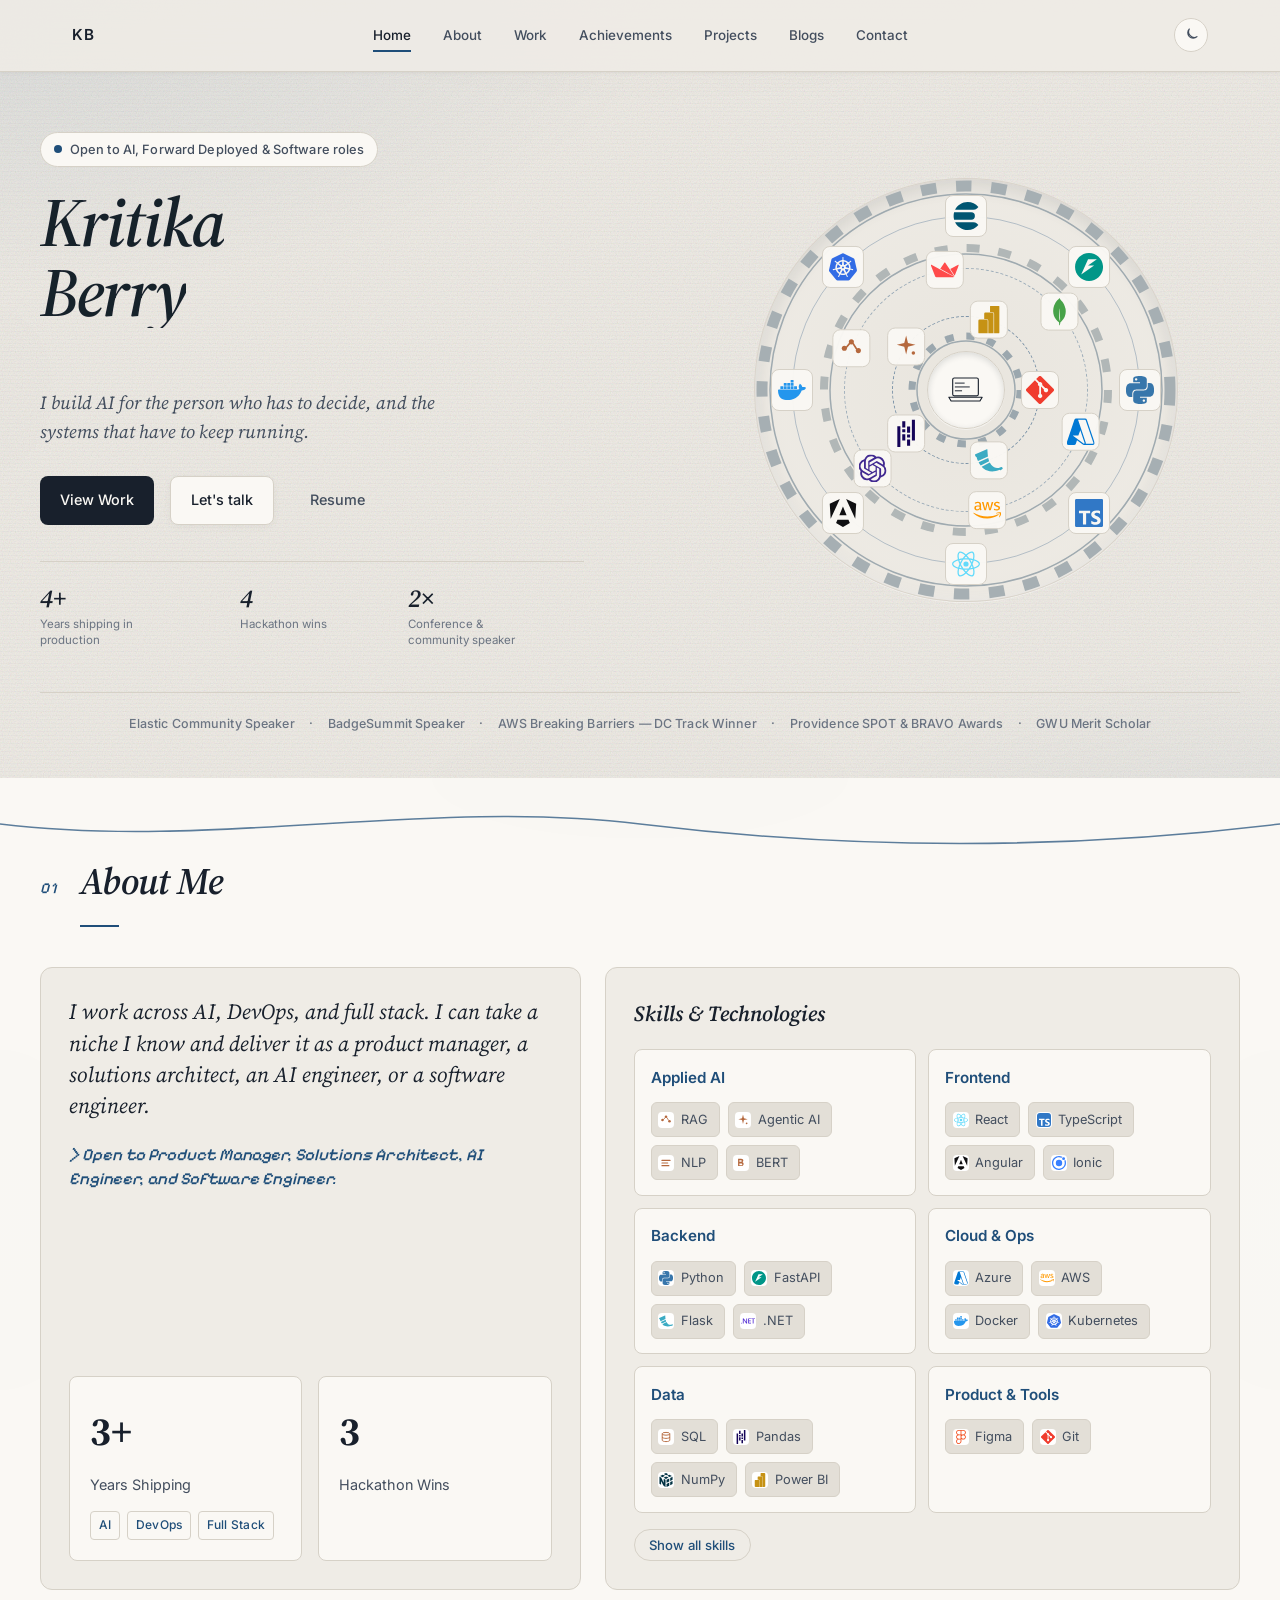
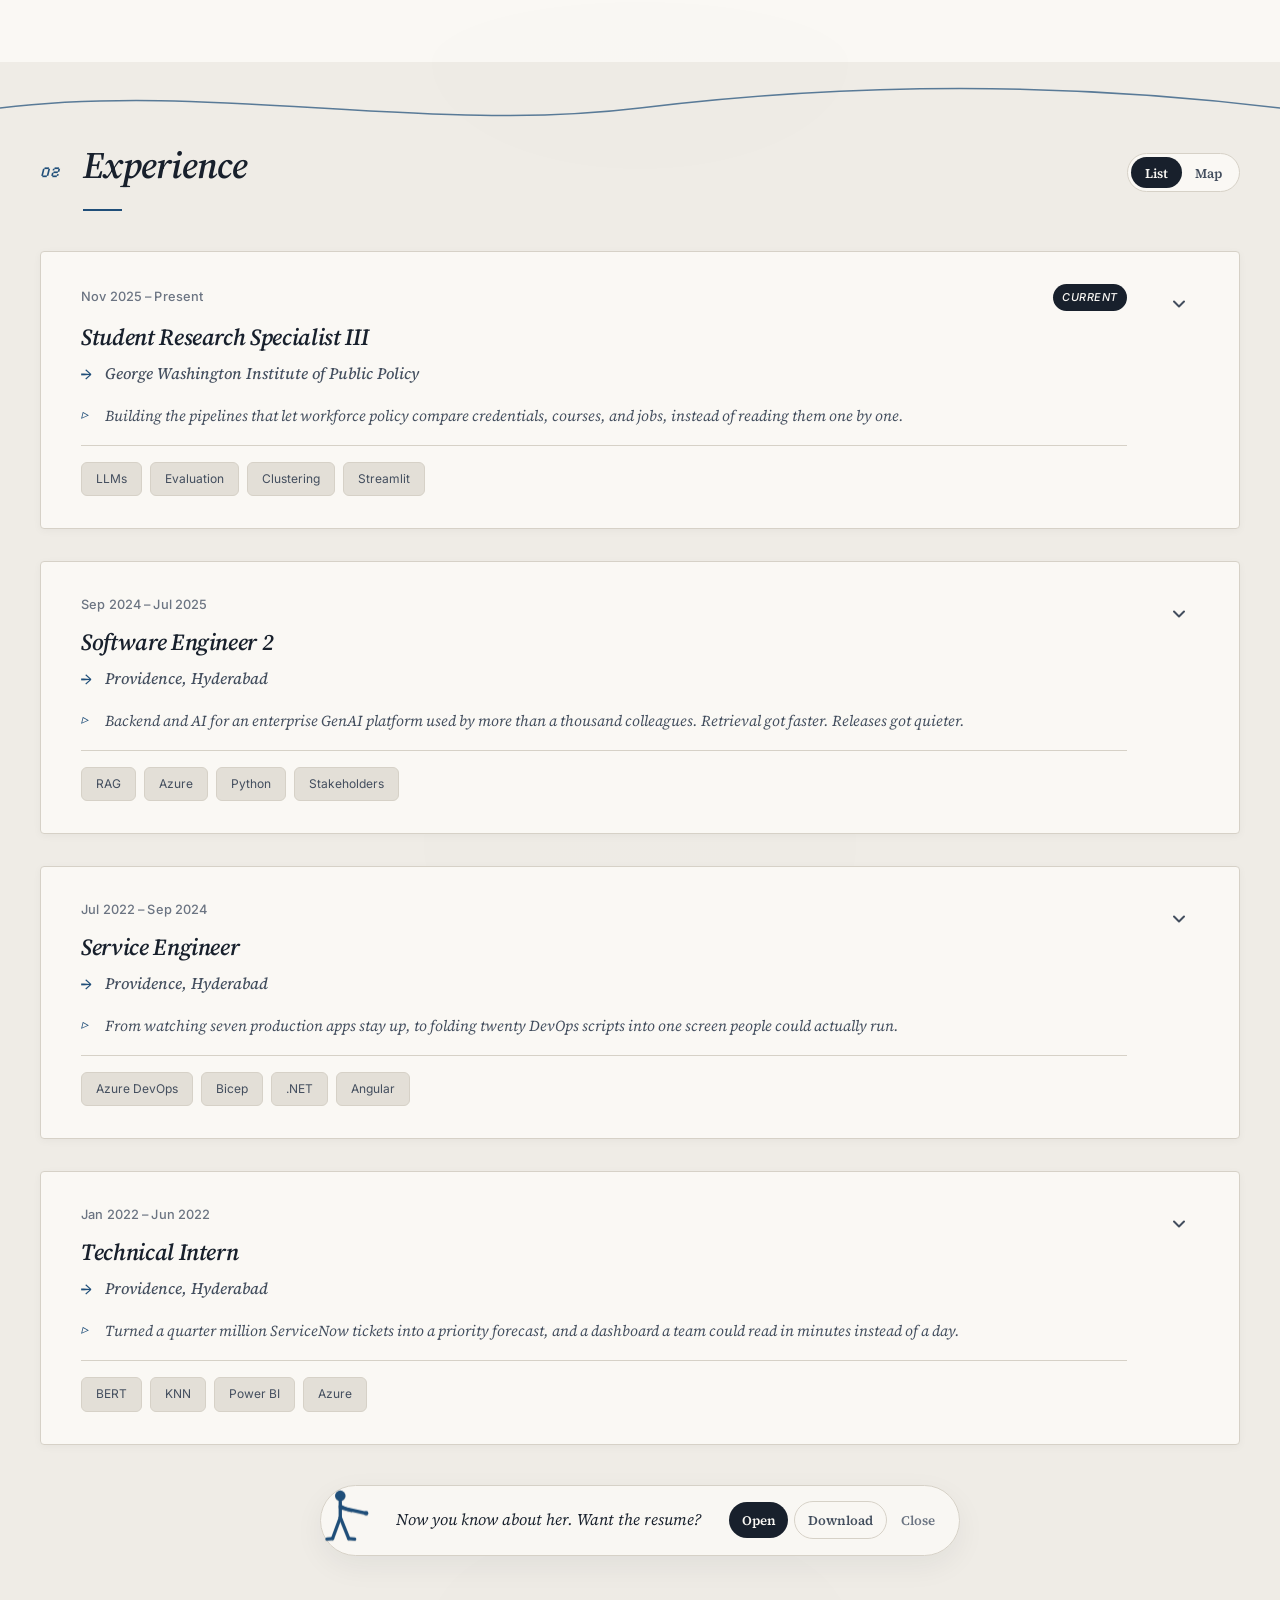
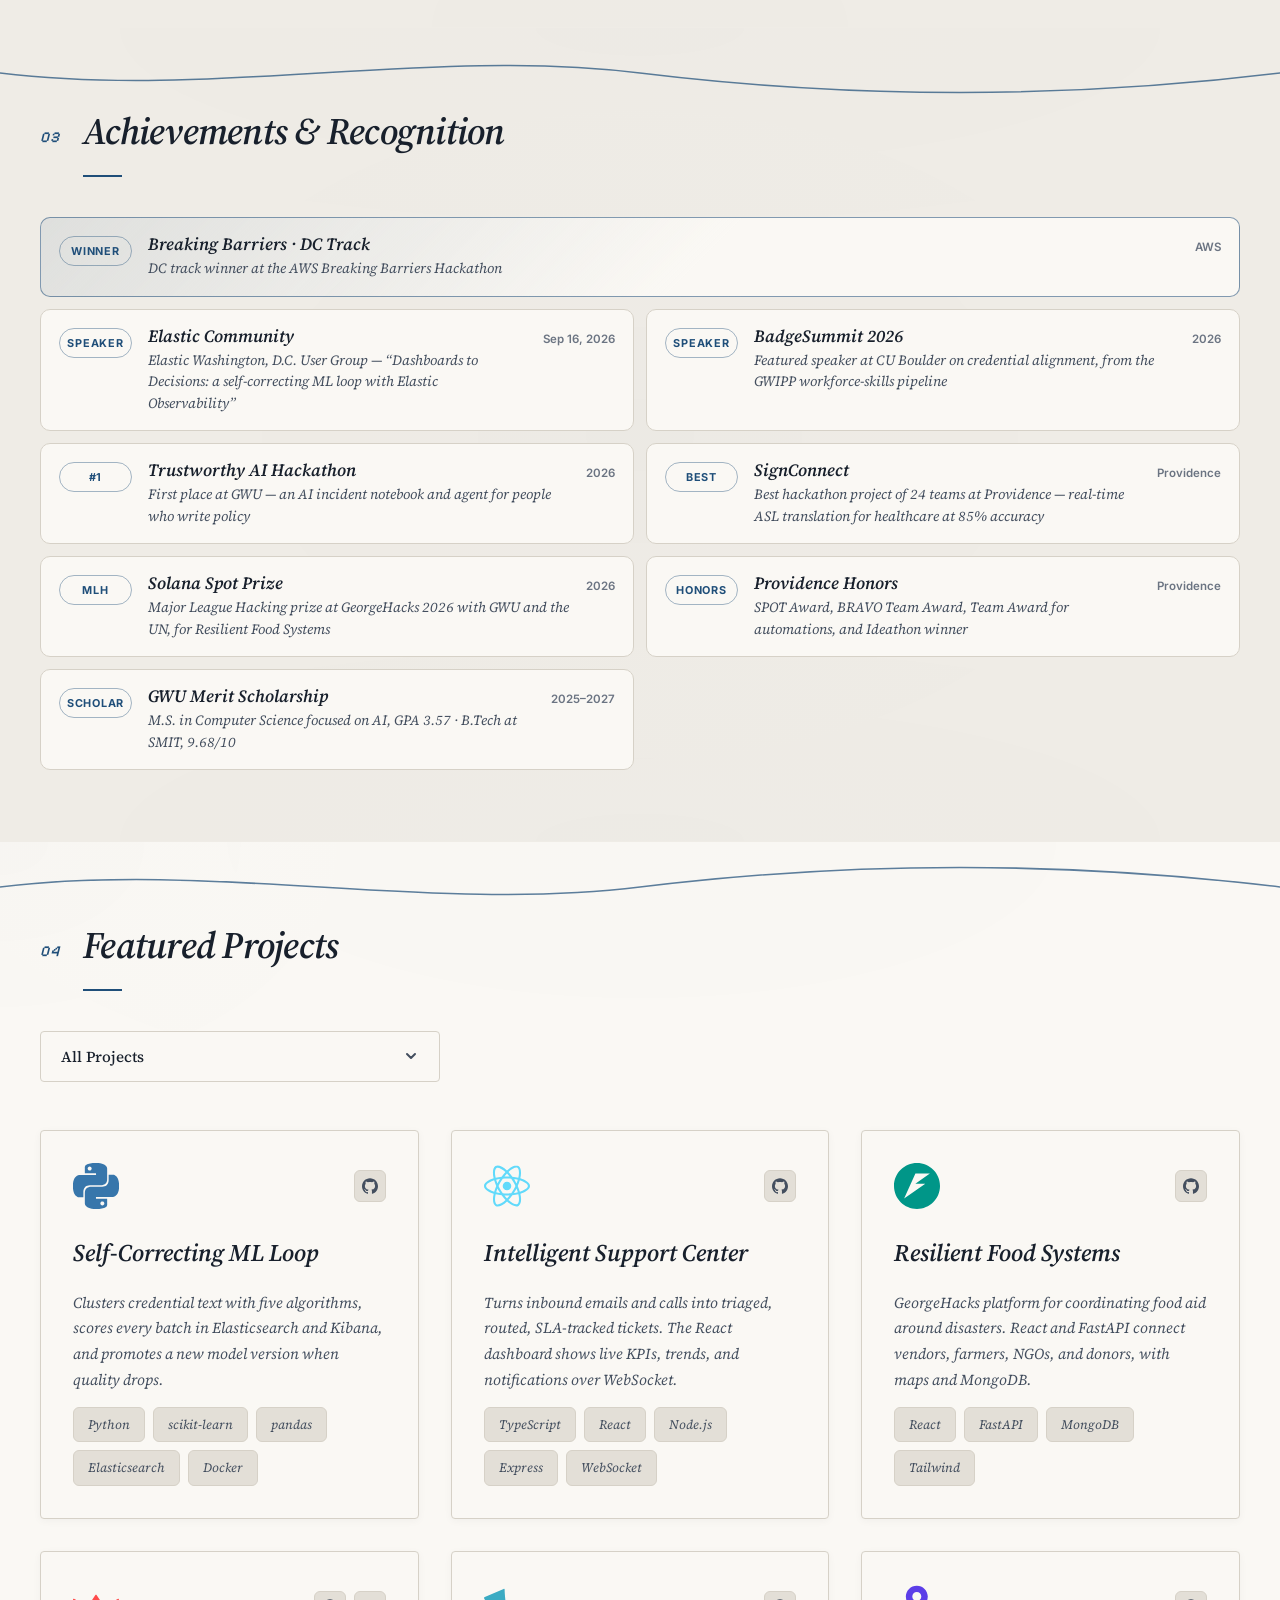
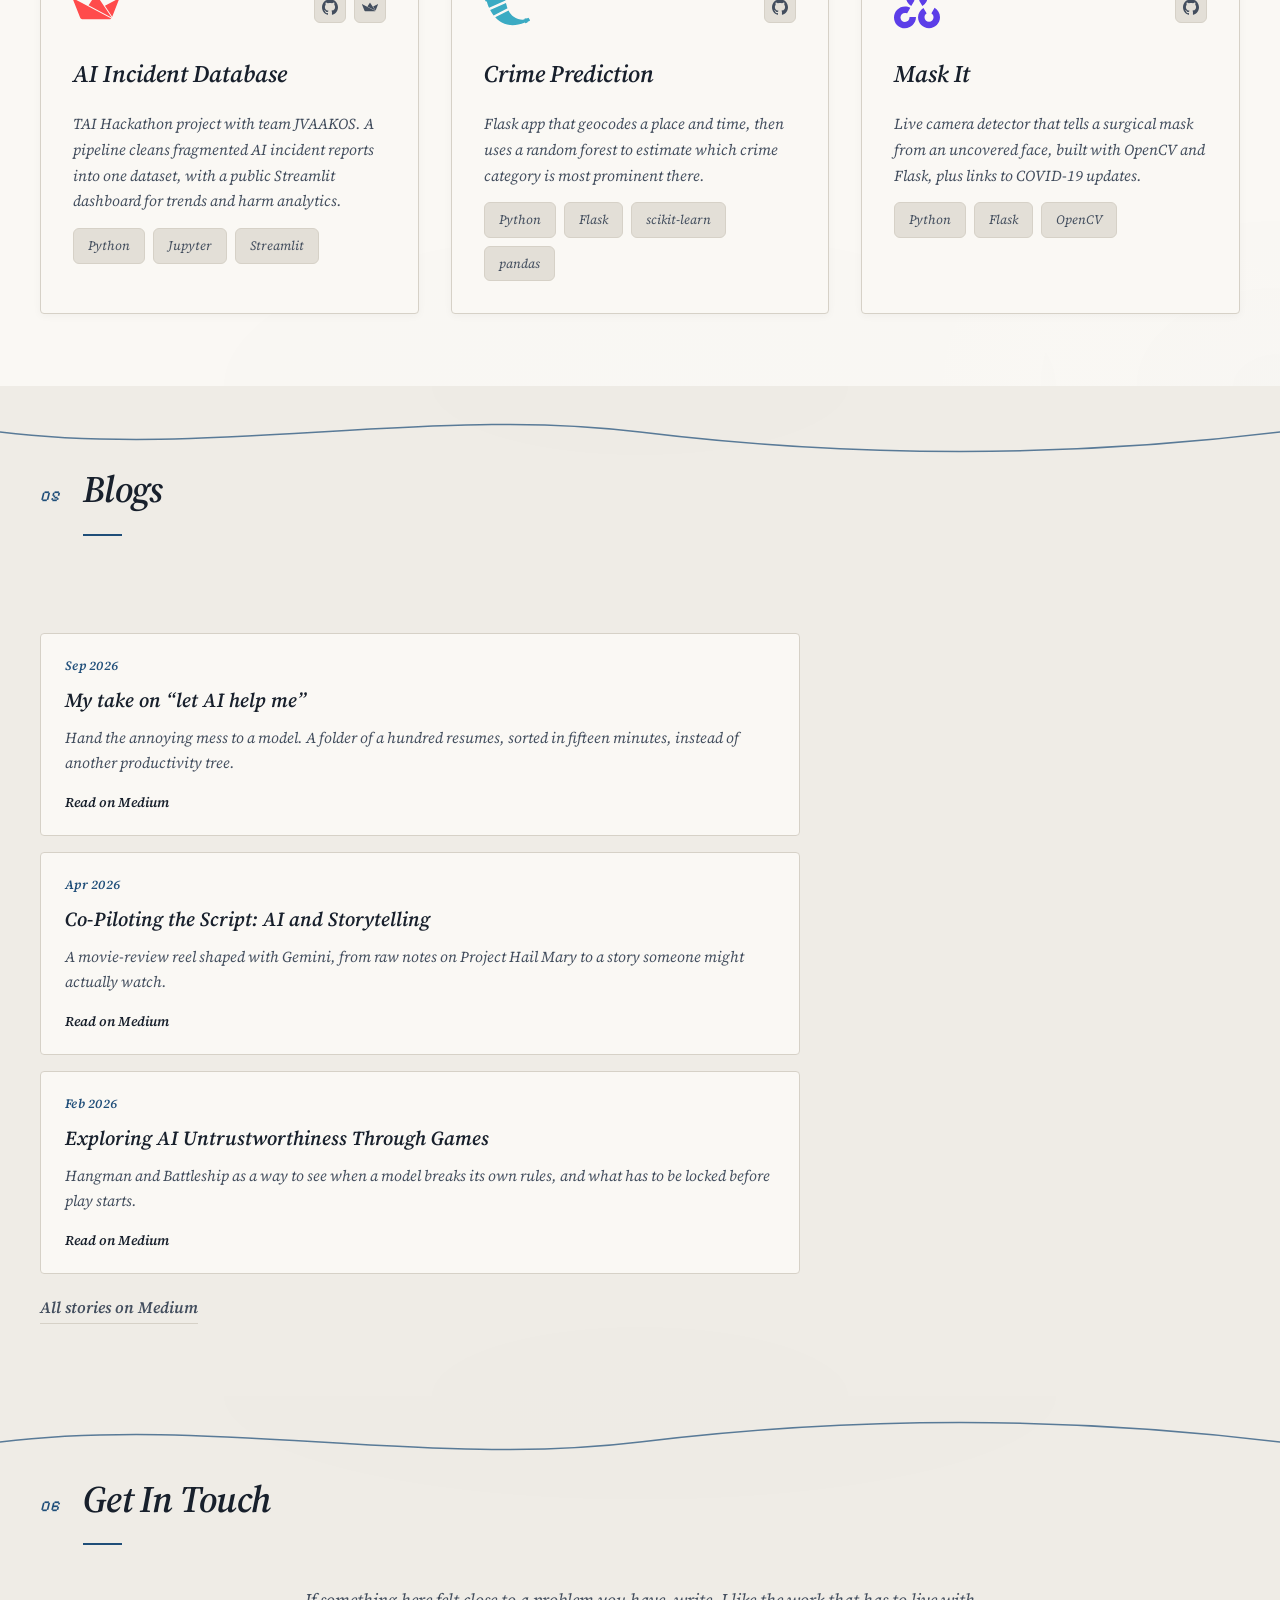
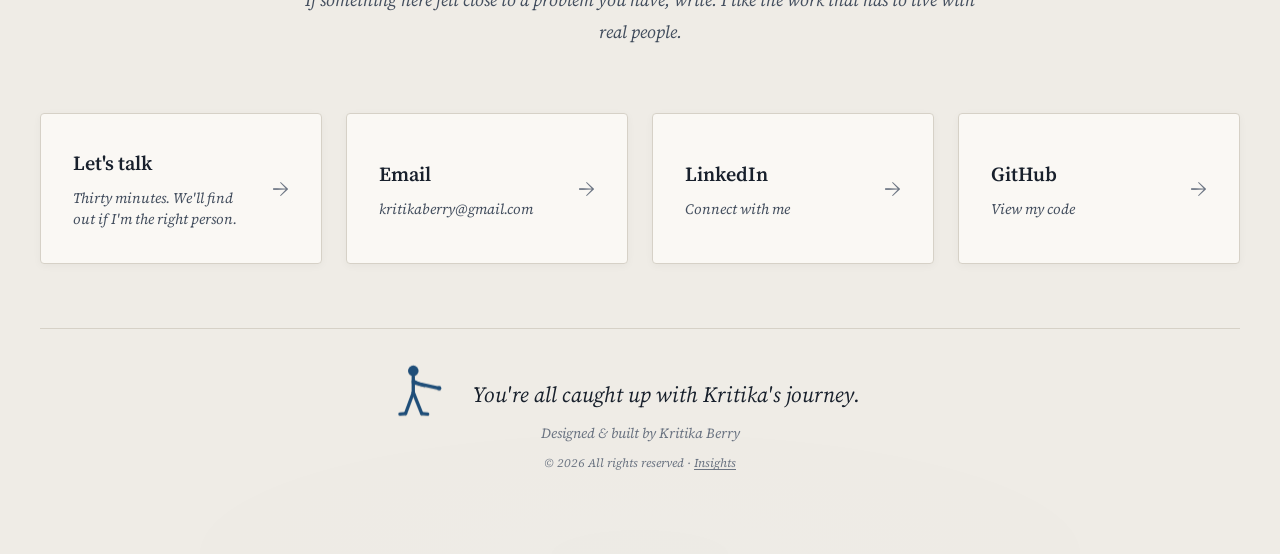
<file: index.html>
<!DOCTYPE html>
<html lang="en">
<head>
  <meta charset="UTF-8">
  <meta name="viewport" content="width=device-width, initial-scale=1.0">
  <script>
    (function () {
      try {
        var theme = localStorage.getItem('kb-theme');
        if (theme === 'dark' || theme === 'light') {
          document.documentElement.setAttribute('data-theme', theme);
        }
        var reduceMotion = window.matchMedia('(prefers-reduced-motion: reduce)').matches;
        if (!reduceMotion && !localStorage.getItem('kb-name-glitch')) {
          document.documentElement.classList.add('name-boot');
        }
      } catch (e) {}
    })();
  </script>
  <title>Kritika Berry | AI &amp; Full-Stack Engineer</title>
  <meta name="description" content="Kritika Berry turns ambiguous problems into AI systems that run in production. Forward deployed engineering, product sense, and the work of shipping with real users.">
  <link rel="icon" href="favicon.svg" type="image/svg+xml">
  <link rel="stylesheet" href="styles.css?v=20261120a">
  <link rel="preconnect" href="https://fonts.googleapis.com">
  <link rel="preconnect" href="https://fonts.gstatic.com" crossorigin>
  <link href="https://fonts.googleapis.com/css2?family=Inter:wght@400;500;600&family=Pixelify+Sans:ital,wght@0,400;1,400;1,500&family=Source+Serif+4:ital,opsz,wght@0,8..60,400;0,8..60,600;1,8..60,400;1,8..60,500;1,8..60,600&display=swap" rel="stylesheet">
</head>
<body>
  <canvas class="cursor-wave-canvas" aria-hidden="true"></canvas>
  <svg class="name-glitch-filter" aria-hidden="true" focusable="false">
    <filter id="kb-name-glitch" x="-12%" y="-25%" width="124%" height="150%">
      <feTurbulence type="fractalNoise" baseFrequency="0.008 0.45" numOctaves="1" seed="4" result="noise">
        <animate attributeName="baseFrequency" values="0.012 0.7;0.006 0.28;0.001 0.02" dur="2.8s" fill="freeze" calcMode="spline" keySplines="0.22 0.8 0.2 1;0.16 1 0.3 1"/>
      </feTurbulence>
      <feColorMatrix in="noise" type="matrix" values="1 0 0 0 0  0 0 0 0 0  0 0 0 0 0  0 0 0 1 0" result="shift"/>
      <feDisplacementMap in="SourceGraphic" in2="shift" scale="7" xChannelSelector="R" yChannelSelector="G">
        <animate attributeName="scale" values="3;1;0" dur="2.8s" fill="freeze" calcMode="spline" keySplines="0.22 0.8 0.2 1;0.16 1 0.3 1"/>
      </feDisplacementMap>
    </filter>
  </svg>
  <!-- Navigation -->
  <nav class="nav">
    <div class="nav-container">
      <div class="nav-logo">KB</div>
      <div class="nav-links">
        <a href="#home" class="nav-link active">Home</a>
        <a href="#about" class="nav-link">About</a>
        <a href="#work" class="nav-link">Work</a>
        <a href="#achievements" class="nav-link">Achievements</a>
        <a href="#projects" class="nav-link">Projects</a>
        <a href="#blogs" class="nav-link">Blogs</a>
        <a href="#contact" class="nav-link">Contact</a>
      </div>
      <div class="nav-end">
        <button class="theme-toggle" id="themeToggle" type="button" aria-label="Switch to dark theme" aria-pressed="false">
          <svg class="icon-moon" viewBox="0 0 24 24" aria-hidden="true"><path d="M21 14.5A8.5 8.5 0 0 1 9.5 3 7 7 0 1 0 21 14.5Z" fill="none" stroke="currentColor" stroke-width="1.7" stroke-linejoin="round"/></svg>
          <svg class="icon-sun" viewBox="0 0 24 24" aria-hidden="true"><circle cx="12" cy="12" r="3.2" fill="none" stroke="currentColor" stroke-width="1.7"/><path d="M12 3.5v1.8M12 18.7v1.8M3.5 12h1.8M18.7 12h1.8M6 6l1.3 1.3M16.7 16.7 18 18M18 6l-1.3 1.3M7.3 16.7 6 18" fill="none" stroke="currentColor" stroke-width="1.7" stroke-linecap="round"/></svg>
        </button>
      <button class="nav-toggle" id="navToggle">
        <span></span>
        <span></span>
        <span></span>
      </button>
      </div>
    </div>
  </nav>

  <!-- Hero Section -->
  <section id="home" class="hero">
    <div class="hero-container">
      <div class="hero-content">
        <p class="hero-eyebrow"><span class="status-dot" aria-hidden="true"></span> Open to AI, Forward Deployed &amp; Software roles</p>
        <h1 class="hero-name">
          <span class="name-first"><span class="name-word">Kritika</span></span>
          <span class="name-last"><span class="name-word">Berry</span></span>
        </h1>
        <p class="role-inline">
          <span class="role-prompt" aria-hidden="true">&gt;</span>
          <span class="current-role-inline">Forward Deployed Engineer</span>
        </p>
        <p class="hero-description">
          I build AI for the person who has to decide,
          and the systems that have to keep running.
        </p>
        <div class="hero-actions">
          <a href="#projects" class="btn btn-primary">View Work</a>
          <a href="https://calendly.com/kritikaberry/30min" class="btn btn-secondary" target="_blank" rel="noopener noreferrer">Let's talk</a>
          <a href="resume.pdf" class="btn btn-ghost" target="_blank" rel="noopener noreferrer">Resume</a>
        </div>
        <dl class="hero-proof" aria-label="Career highlights">
          <div><dt>4+</dt><dd>Years shipping in production</dd></div>
          <div><dt>4</dt><dd>Hackathon wins</dd></div>
          <div><dt>2×</dt><dd>Conference &amp; community speaker</dd></div>
        </dl>
      </div>
      <div class="hero-visual">
        <div class="hero-gear-embed">
          <div class="orbit-system orbit-system--rich orbit-system--gear">
            <div class="orbit-stage">
              <div class="gear-well" aria-hidden="true"></div>
              <svg class="gear-rings" viewBox="0 0 440 440" aria-hidden="true" focusable="false">
                <g class="gear-wheel gear-wheel--outer">
                  <circle class="gear-teeth gear-teeth--outer" cx="220" cy="220" r="204" fill="none" stroke-dasharray="15.5 19.72"/>
                  <circle class="gear-rim" cx="220" cy="220" r="196" fill="none"/>
                </g>
                <g class="gear-wheel gear-wheel--mid">
                  <circle class="gear-teeth gear-teeth--mid" cx="220" cy="220" r="142" fill="none" stroke-dasharray="13 18.88"/>
                  <circle class="gear-rim" cx="220" cy="220" r="136" fill="none"/>
                </g>
                <g class="gear-wheel gear-wheel--inner">
                  <circle class="gear-teeth gear-teeth--inner" cx="220" cy="220" r="54" fill="none" stroke-dasharray="8.5 12.7"/>
                  <circle class="gear-rim" cx="220" cy="220" r="49" fill="none"/>
                </g>
              </svg>
              <div class="orbit-path orbit-path-outer"></div>
              <div class="orbit-path orbit-path-mid"></div>
              <div class="orbit-path orbit-path-inner"></div>
              <div class="orbit orbit-outer">
                <div class="orbit-slot" style="--angle: 0deg"><div class="orbit-upright"><div class="skill-orb" style="--angle: 0deg" tabindex="0"><img src="icons/python.svg" alt="" width="26" height="26"><span class="skill-orb-label">Python</span></div></div></div>
                <div class="orbit-slot" style="--angle: 45deg"><div class="orbit-upright"><div class="skill-orb" style="--angle: 45deg" tabindex="0"><img src="icons/typescript.svg" alt="" width="26" height="26"><span class="skill-orb-label">TypeScript</span></div></div></div>
                <div class="orbit-slot" style="--angle: 90deg"><div class="orbit-upright"><div class="skill-orb" style="--angle: 90deg" tabindex="0"><img src="icons/react.svg" alt="" width="26" height="26"><span class="skill-orb-label">React</span></div></div></div>
                <div class="orbit-slot" style="--angle: 135deg"><div class="orbit-upright"><div class="skill-orb" style="--angle: 135deg" tabindex="0"><img src="icons/angular.svg" alt="" width="26" height="26"><span class="skill-orb-label">Angular</span></div></div></div>
                <div class="orbit-slot" style="--angle: 180deg"><div class="orbit-upright"><div class="skill-orb" style="--angle: 180deg" tabindex="0"><img src="icons/docker.svg" alt="" width="26" height="26"><span class="skill-orb-label">Docker</span></div></div></div>
                <div class="orbit-slot" style="--angle: 225deg"><div class="orbit-upright"><div class="skill-orb" style="--angle: 225deg" tabindex="0"><img src="icons/kubernetes.svg" alt="" width="26" height="26"><span class="skill-orb-label">Kubernetes</span></div></div></div>
                <div class="orbit-slot" style="--angle: 270deg"><div class="orbit-upright"><div class="skill-orb" style="--angle: 270deg" tabindex="0"><img src="icons/elasticsearch.svg" alt="" width="26" height="26"><span class="skill-orb-label">Elasticsearch</span></div></div></div>
                <div class="orbit-slot" style="--angle: 315deg"><div class="orbit-upright"><div class="skill-orb" style="--angle: 315deg" tabindex="0"><img src="icons/fastapi.svg" alt="" width="26" height="26"><span class="skill-orb-label">FastAPI</span></div></div></div>
              </div>
              <div class="orbit orbit-mid">
                <div class="orbit-slot" style="--angle: 20deg"><div class="orbit-upright"><div class="skill-orb skill-orb--sm" style="--angle: 20deg" tabindex="0"><img src="icons/microsoftazure.svg" alt="" width="22" height="22"><span class="skill-orb-label">Azure</span></div></div></div>
                <div class="orbit-slot" style="--angle: 80deg"><div class="orbit-upright"><div class="skill-orb skill-orb--sm" style="--angle: 80deg" tabindex="0"><img src="icons/amazonwebservices.svg" alt="" width="22" height="22"><span class="skill-orb-label">AWS</span></div></div></div>
                <div class="orbit-slot" style="--angle: 140deg"><div class="orbit-upright"><div class="skill-orb skill-orb--sm" style="--angle: 140deg" tabindex="0"><img src="icons/openai.svg" alt="" width="22" height="22"><span class="skill-orb-label">OpenAI</span></div></div></div>
                <div class="orbit-slot" style="--angle: 200deg"><div class="orbit-upright"><div class="skill-orb skill-orb--sm" style="--angle: 200deg" tabindex="0"><img src="icons/rag.svg" alt="" width="22" height="22"><span class="skill-orb-label">RAG</span></div></div></div>
                <div class="orbit-slot" style="--angle: 260deg"><div class="orbit-upright"><div class="skill-orb skill-orb--sm" style="--angle: 260deg" tabindex="0"><img src="icons/streamlit.svg" alt="" width="22" height="22"><span class="skill-orb-label">Streamlit</span></div></div></div>
                <div class="orbit-slot" style="--angle: 320deg"><div class="orbit-upright"><div class="skill-orb skill-orb--sm" style="--angle: 320deg" tabindex="0"><img src="icons/mongodb.svg" alt="" width="22" height="22"><span class="skill-orb-label">MongoDB</span></div></div></div>
              </div>
              <div class="orbit orbit-inner">
                <div class="orbit-slot" style="--angle: 0deg"><div class="orbit-upright"><div class="skill-orb skill-orb--sm" style="--angle: 0deg" tabindex="0"><img src="icons/git.svg" alt="" width="22" height="22"><span class="skill-orb-label">Git</span></div></div></div>
                <div class="orbit-slot" style="--angle: 72deg"><div class="orbit-upright"><div class="skill-orb skill-orb--sm" style="--angle: 72deg" tabindex="0"><img src="icons/flask.svg" alt="" width="22" height="22"><span class="skill-orb-label">Flask</span></div></div></div>
                <div class="orbit-slot" style="--angle: 144deg"><div class="orbit-upright"><div class="skill-orb skill-orb--sm" style="--angle: 144deg" tabindex="0"><img src="icons/pandas.svg" alt="" width="22" height="22"><span class="skill-orb-label">Pandas</span></div></div></div>
                <div class="orbit-slot" style="--angle: 216deg"><div class="orbit-upright"><div class="skill-orb skill-orb--sm" style="--angle: 216deg" tabindex="0"><img src="icons/agentic.svg" alt="" width="22" height="22"><span class="skill-orb-label">Agents</span></div></div></div>
                <div class="orbit-slot" style="--angle: 288deg"><div class="orbit-upright"><div class="skill-orb skill-orb--sm" style="--angle: 288deg" tabindex="0"><img src="icons/powerbi.svg" alt="" width="22" height="22"><span class="skill-orb-label">Power BI</span></div></div></div>
              </div>
              <div class="avatar-container">
                <div class="avatar-placeholder avatar-mark" role="img" aria-label="Laptop">
                  <svg class="laptop-icon" viewBox="0 0 64 64" aria-hidden="true" focusable="false">
                    <rect x="12" y="14" width="40" height="28" rx="2.5" fill="none" stroke="currentColor" stroke-width="1.75"/>
                    <path d="M16 22h14M16 28h22M16 34h10" fill="none" stroke="currentColor" stroke-width="1.5" stroke-linecap="round"/>
                    <path d="M6 44h52l-3.5 6H9.5L6 44z" fill="none" stroke="currentColor" stroke-width="1.75" stroke-linejoin="round"/>
                  </svg>
                </div>
              </div>
            </div>
          </div>
        </div>
      </div>
    </div>
    <p class="hero-trust" aria-label="Recognition">
      <span>Elastic Community Speaker</span><span aria-hidden="true">·</span>
      <span>BadgeSummit Speaker</span><span aria-hidden="true">·</span>
      <span>AWS Breaking Barriers — DC Track Winner</span><span aria-hidden="true">·</span>
      <span>Providence SPOT &amp; BRAVO Awards</span><span aria-hidden="true">·</span>
      <span>GWU Merit Scholar</span>
    </p>
</section>

  <!-- About Section -->
  <section id="about" class="about">
    <div class="section-container">
      <div class="section-header">
        <span class="section-number">01</span>
        <h2 class="section-title">About Me</h2>
      </div>
      <div class="about-content">
        <div class="about-text">
          <p class="about-intro">
            I work across AI, DevOps, and full stack. I can take a niche I know and deliver it as a product manager, a solutions architect, an AI engineer, or a software engineer.
          </p>
          <p class="about-open"><span aria-hidden="true">&gt;</span> Open to Product Manager, Solutions Architect, AI Engineer, and Software Engineer.</p>
          <div class="about-stats">
            <div class="stat-item">
              <div class="stat-number" data-suffix="+">4+</div>
              <div class="stat-label">Years Shipping</div>
              <div class="stat-kpis">
                <span>AI</span>
                <span>DevOps</span>
                <span>Full Stack</span>
              </div>
            </div>
            <div class="stat-item">
              <div class="stat-number">4</div>
              <div class="stat-label">Hackathon Wins</div>
            </div>
          </div>
        </div>
        <div class="about-skills">
          <h3 class="skills-title">Skills &amp; Technologies</h3>
          <div class="skills-grid">
            <div class="skill-category">
              <h4 class="category-name">Applied AI</h4>
              <div class="skill-tags">
                <span class="skill-tag"><img src="icons/rag.svg" alt="" width="16" height="16" loading="lazy" decoding="async">RAG</span>
                <span class="skill-tag"><img src="icons/agentic.svg" alt="" width="16" height="16" loading="lazy" decoding="async">Agentic AI</span>
                <span class="skill-tag"><img src="icons/nlp.svg" alt="" width="16" height="16" loading="lazy" decoding="async">NLP</span>
                <span class="skill-tag"><img src="icons/bert.svg" alt="" width="16" height="16" loading="lazy" decoding="async">BERT</span>
                <span class="skill-tag skill-extra"><img src="icons/scikitlearn.svg" alt="" width="16" height="16" loading="lazy" decoding="async">scikit-learn</span>
                <span class="skill-tag skill-extra"><img src="icons/openai.svg" alt="" width="16" height="16" loading="lazy" decoding="async">OpenAI</span>
                <span class="skill-tag skill-extra"><img src="icons/claude.svg" alt="" width="16" height="16" loading="lazy" decoding="async">Claude</span>
                <span class="skill-tag skill-extra"><img src="icons/cursor.svg" alt="" width="16" height="16" loading="lazy" decoding="async">Cursor</span>
              </div>
            </div>
            <div class="skill-category">
              <h4 class="category-name">Frontend</h4>
              <div class="skill-tags">
                <span class="skill-tag"><img src="icons/react.svg" alt="" width="16" height="16" loading="lazy" decoding="async">React</span>
                <span class="skill-tag"><img src="icons/typescript.svg" alt="" width="16" height="16" loading="lazy" decoding="async">TypeScript</span>
                <span class="skill-tag"><img src="icons/angular.svg" alt="" width="16" height="16" loading="lazy" decoding="async">Angular</span>
                <span class="skill-tag"><img src="icons/ionic.svg" alt="" width="16" height="16" loading="lazy" decoding="async">Ionic</span>
              </div>
            </div>
            <div class="skill-category">
              <h4 class="category-name">Backend</h4>
              <div class="skill-tags">
                <span class="skill-tag"><img src="icons/python.svg" alt="" width="16" height="16" loading="lazy" decoding="async">Python</span>
                <span class="skill-tag"><img src="icons/fastapi.svg" alt="" width="16" height="16" loading="lazy" decoding="async">FastAPI</span>
                <span class="skill-tag"><img src="icons/flask.svg" alt="" width="16" height="16" loading="lazy" decoding="async">Flask</span>
                <span class="skill-tag"><img src="icons/dotnet.svg" alt="" width="16" height="16" loading="lazy" decoding="async">.NET</span>
                <span class="skill-tag skill-extra"><img src="icons/nodedotjs.svg" alt="" width="16" height="16" loading="lazy" decoding="async">Node.js</span>
              </div>
            </div>
            <div class="skill-category">
              <h4 class="category-name">Cloud &amp; Ops</h4>
              <div class="skill-tags">
                <span class="skill-tag"><img src="icons/microsoftazure.svg" alt="" width="16" height="16" loading="lazy" decoding="async">Azure</span>
                <span class="skill-tag"><img src="icons/amazonwebservices.svg" alt="" width="16" height="16" loading="lazy" decoding="async">AWS</span>
                <span class="skill-tag"><img src="icons/docker.svg" alt="" width="16" height="16" loading="lazy" decoding="async">Docker</span>
                <span class="skill-tag"><img src="icons/kubernetes.svg" alt="" width="16" height="16" loading="lazy" decoding="async">Kubernetes</span>
                <span class="skill-tag skill-extra"><img src="icons/bicep.svg" alt="" width="16" height="16" loading="lazy" decoding="async">Bicep</span>
                <span class="skill-tag skill-extra"><img src="icons/keyvault.svg" alt="" width="16" height="16" loading="lazy" decoding="async">Key Vault</span>
              </div>
            </div>
            <div class="skill-category">
              <h4 class="category-name">Data</h4>
              <div class="skill-tags">
                <span class="skill-tag"><img src="icons/sql.svg" alt="" width="16" height="16" loading="lazy" decoding="async">SQL</span>
                <span class="skill-tag"><img src="icons/pandas.svg" alt="" width="16" height="16" loading="lazy" decoding="async">Pandas</span>
                <span class="skill-tag"><img src="icons/numpy.svg" alt="" width="16" height="16" loading="lazy" decoding="async">NumPy</span>
                <span class="skill-tag"><img src="icons/powerbi.svg" alt="" width="16" height="16" loading="lazy" decoding="async">Power BI</span>
              </div>
            </div>
            <div class="skill-category">
              <h4 class="category-name">Product &amp; Tools</h4>
              <div class="skill-tags">
                <span class="skill-tag"><img src="icons/figma.svg" alt="" width="16" height="16" loading="lazy" decoding="async">Figma</span>
                <span class="skill-tag"><img src="icons/git.svg" alt="" width="16" height="16" loading="lazy" decoding="async">Git</span>
              </div>
            </div>
          </div>
          <button type="button" class="skills-toggle" id="skillsToggle" aria-expanded="false">Show all skills</button>
        </div>
      </div>
  </div>
</section>

  <!-- Work/Experience Section -->
  <section id="work" class="work">
    <div class="section-container">
      <div class="section-header">
        <span class="section-number">02</span>
        <h2 class="section-title">Experience</h2>
        <div class="exp-switch" role="tablist" aria-label="Experience view">
          <button type="button" class="exp-switch-btn is-active" role="tab" id="expTabList" aria-selected="true" aria-controls="expList" data-exp-view="list">List</button>
          <button type="button" class="exp-switch-btn" role="tab" id="expTabMap" aria-selected="false" aria-controls="expMap" data-exp-view="map">Map</button>
        </div>
      </div>
      <div class="journey" id="expMap" hidden>
        <p class="journey-lead line-push" data-guide>
          <span class="line-push-text">I am always available anywhere to work. Here is the proof.</span>
        </p>
        <div class="journey-layout">
          <div class="journey-map">
            <svg class="journey-svg" viewBox="0 8 950 532" role="img" aria-label="World map of Cairo, Sikkim, Hyderabad, and Washington">
              <rect class="map-ocean" x="0" y="8" width="950" height="532"/>
              <g class="map-graticule" fill="none">
                <path d="M0 96H950M0 196H950M0 296H950M0 396H950M0 496H950M158 8V540M316 8V540M474 8V540M632 8V540M790 8V540"/>
              </g>
              <g class="map-land">
<path d="M781.68,324.4l-2.31,8.68l-12.53,4.23l-3.75-4.4l-1.82,0.5l3.4,13.12l5.09,0.57l6.79,2.57v2.57l3.11-0.57l4.53-6.27v-5.13l2.55-5.13l2.83,0.57l-3.4-7.13l-0.52-4.59L781.68,324.4L781.68,324.4z"/>
<path d="M852.76,348.29l-0.37,24.44l3.52-0.19l4.63-5.41l3.89,0.19l2.5,2.24l0.83,6.9l7.96,4.2l2.04-0.75v-2.52l-6.39-5.32l-3.15-7.28l2.5-1.21l-1.85-4.01l-3.7-0.09l-0.93-4.29l-9.81-6.62L852.76,348.29L852.76,348.29z"/>
<path d="M137.49,225.43l4.83,15.21l-2.25,1.26l0.25,3.02l4.25,3.27v6.05l5.25,5.04l-2.25-14.86l-3-9.83l0.75-6.8l2.5,0.25l1,2.27l-1,5.79l13,25.44v9.07l10.5,12.34l11.5,5.29l4.75-2.77l6.75,5.54l4-4.03l-1.75-4.54l5.75-1.76l1.75,1.01l1.75-1.76h2.75l5-8.82l-2.5-2.27l-9.75,2.27l-2.25,6.55l-5.75,1.01l-6.75-2.77l-3-9.57l2.27-12.07l-4.64-2.89l-2.21-11.59l-1.85-0.79l-3.38,3.43l-3.88-2.07l-1.52-7.73l-15.37-1.61l-7.94-5.97L137.49,225.43L137.49,225.43z"/>
<path d="M517.77,143.66l-5.6-0.2l-3.55,2.17l-0.05,1.61l2.3,2.17l7.15,1.21L517.77,143.66L517.77,143.66z"/>
<path d="M473.88,227.49l-4.08-1.37l-16.98,3.19l-3.7,2.81l2.26,11.67l-6.75,0.27l-4.06,6.53l-9.67,2.32l0.03,4.75l31.85,24.35l5.43,0.46l18.11-14.15l-1.81-2.28l-3.4-0.46l-2.04-3.42v-14.15l-1.36-1.37l0.23-3.65l-3.62-3.65l-0.45-3.88l1.58-1.14l-0.68-4.11L473.88,227.49L473.88,227.49z"/>
<path d="M448.29,232.28h-11.55l-2.26,5.02l-5.21,2.51l-4.3,11.64l-8.38,5.02l-11.77,19.39l11.55-0.23l0.45-5.7h2.94v-7.76h10.19l0.23-10.04l9.74-2.28l4.08-6.62l6.34-0.23L448.29,232.28L448.29,232.28z"/>
<path d="M404.9,276.66l2.18,2.85l-0.45,12.32l3.17-2.28l2.26-0.46l3.17,1.14l3.62,5.02l3.4-2.28l16.53-0.23l-4.08-27.61l4.38-0.02l-8.16-6.25l0.01,4.06l-10.33,0.01l-0.05,7.75l-2.97-0.01l-0.38,5.72L404.9,276.66L404.9,276.66z"/>
<path d="M410.12,290.32l-3.94,2.86l-0.9,1.6l-0.28,1.6l1.45,1.04l4.84-0.07l3.11-0.84l0.35,1.53l-0.28,2.02l2.97,1.46l0.62,0.7l3.94,0.14l0.14-1.74l-3.6-4.32l-4.01-5.43l-2.49-1.04L410.12,290.32L410.12,290.32z"/>
<path d="M406.89,298.34l-0.13,1.11l6.92-0.1l0.35-1.03l-0.15-1.04l-1.99,0.81L406.89,298.34L406.89,298.34z"/>
<path d="M406.79,300.22l1.24,3.01l0.69-1.86l8.41,0.88l-3.64-1.87L406.79,300.22L406.79,300.22z"/>
<path d="M408.6,304.53l1.4,2.77l3.93-3.38l0.04-1.04l-4.63-0.67L408.6,304.53L408.6,304.53z"/>
<path d="M410.42,307.94l3.04,4.68l3.96-3.44l4.06-0.18l3.38,4.49l2.87,1.89l1.08-2.1l0.96-0.54l-0.07-4.62l-1.91-5.48l-5.86,0.65l-7.25-0.58l-0.04,1.86L410.42,307.94L410.42,307.94z"/>
<path d="M413.93,313.13l5.65,5.46l4.03-4.89l-2.52-3.95l-3.47,0.35L413.93,313.13L413.93,313.13z"/>
<path d="M420.17,319.19l10.98,7.34l-0.26-5.56l-3.32-3.91l-3.24-2.87L420.17,319.19L420.17,319.19z"/>
<path d="M432.07,326.75l4.28-3.03l5.32-0.93l5.43,1.17l-2.77-4.19l-0.81-2.56l0.81-7.57l-4.85,0.23l-2.2-2.1l-4.62,0.12l-2.2,0.35l0.23,5.12l-1.16,0.47l-1.39,2.56l3.58,4.19L432.07,326.75L432.07,326.75z"/>
<path d="M419.46,295.84l3.08-2.11l17.12-0.1l-3.96-27.54l4.52-0.13l21.87,16.69l2.94,0.42l-1.11,9.28l-13.75,1.25l-10.61,7.92l-1.93,5.42l-7.37,0.31l-1.88-5.41l-5.65,0.4l0.22-1.77L419.46,295.84L419.46,295.84z"/>
<path d="M450.59,294.28l3.64-0.29l5.97,8.44l-5.54,4.18l-4.01-1.03l-5.39,0.07l-0.87,3.16l-4.52,0.22l-1.24-1.69l1.6-5.14L450.59,294.28L450.59,294.28z"/>
<path d="M460.89,302l2.55-0.06l2.3-3.45l3.86-0.69l4.11,2.51l8.77,0.25l6.78-2.76l2.55-2.19l0.19-2.88l4.73-4.77l1.25-10.53l-3.11-6.52l-7.96-1.94l-18.42,14.36l-2.61-0.25l-1.12,9.97l-9.4,0.94L460.89,302L460.89,302z"/>
<path d="M444.34,317.05l1.12,2.63l2.92,4.58l1.62-0.06l4.42-2.51l-0.31-14.29l-3.42-1l-4.79,0.13L444.34,317.05L444.34,317.05z"/>
<path d="M455.22,321.25l2.68-1.57l-0.06-10.35l-1.74-2.82l-1.12,0.94L455.22,321.25L455.22,321.25z"/>
<path d="M458.71,319.49h2.12l0.12-6.02l2.68-3.89l-0.12-6.77l-2.43-0.06l-4.17,3.26l1.74,3.32L458.71,319.49L458.71,319.49z"/>
<path d="M461.57,319.37l3.92,0.19l4.73,5.27l2.3,0.63l1.8-0.88l2.74-0.38l0.93-3.82l3.73-2.45l4.04-0.19l7.4-13.61l-0.12-3.07l-3.42-2.63l-6.84,3.01l-9.15-0.13l-4.36-2.76l-3.11,0.69l-1.62,2.82l-0.12,7.96l-2.61,3.7L461.57,319.37L461.57,319.37z"/>
<path d="M474.91,227.33l5.53-2.23l1.82,1.18l0.07,1.44l-0.85,1.11l0.13,1.97l0.85,0.46v3.54l-0.98,1.64l0.13,1.05l3.71,1.31l-2.99,4.65l-1.17-0.07l-0.2,3.74l-1.3,0.2l-1.11-0.98l0.26-3.8l-3.64-3.54l-0.46-3.08l1.76-1.38L474.91,227.33L474.91,227.33z"/>
<path d="M480.05,248.03l1.56-0.26l0.46-3.6h0.78l3.19-5.24l7.87,2.29l2.15,3.34l7.74,3.54l4.03-1.7l-0.39-1.7l-1.76-1.7l0.2-1.18l2.86-2.42h5.66l2.15,2.88l4.55,0.66l0.59,36.89l-3.38-0.13l-20.42-10.62l-2.21,1.25l-8.39-2.1l-2.28-3.01l-3.32-0.46l-1.69-3.01L480.05,248.03L480.05,248.03z"/>
<path d="M521.93,243.06l2.67,0.07l5.2,1.44l2.47,0.07l3.06-2.56h1.43l2.6,1.44h3.29l0.59-0.04l2.08,5.98l0.59,1.93l0.55,2.89l-0.98,0.72l-1.69-0.85l-1.95-6.36l-1.76-0.13l-0.13,2.16l1.17,3.74l9.37,11.6l0.2,4.98l-2.73,3.15L522.32,273L521.93,243.06L521.93,243.06z"/>
<path d="M492.79,296l0.13-2.95l4.74-4.61l1.27-11.32l-3.16-6.04l2.21-1.13l21.4,11.15l-0.13,10.94l-3.77,3.21v5.64l2.47,4.78h-4.36l-7.22,7.14l-0.19,2.16l-5.33-0.07l-0.07,0.98l-3.04-0.4l-2.08-3.93l-1.56-0.77l0.2-1.2l1.96-1.5v-7.02l-2.71-0.42l-3.27-2.43L492.79,296L492.79,296L492.79,296z"/>
<path d="M 549.08398 310.33984 L 546.14062 305.39648 L 545.83203 301.80078 L 545.125 301.93555 L 544.93359 303.04297 L 541.07617 308.67773 L 537.99805 307.20898 L 534.92773 309.78125 L 528.57617 309.41602 L 525.76562 307.16992 L 521.73242 309.23438 L 521.58008 310.60938 L 520.34961 311.34961 L 532.66992 324.0293 L 539.38086 324.41016 L 540.35938 325.90039 L 549.96094 326.07031 L 550.03906 323.91992 L 550.85938 322.42969 L 554.06055 322.01953 L 550.07031 316.23047 L 547.13086 316.23047 L 546.38086 312.11914 L 548.74023 311.08008 L 549.08398 310.33984 z "/>
<path d="M 552 270.60938 L 548.31055 274.33008 L 522.50977 274.09961 L 522.78906 280.66992 L 520.33008 280.59961 L 520.15039 292.42969 L 516.41992 295.64062 L 516.26953 300.58008 L 518.96094 305.89062 L 521.91016 307.63086 L 521.86523 308.04492 L 525.88477 305.98633 L 528.95117 308.43555 L 534.58984 308.75977 L 537.84766 306.03125 L 540.73438 307.40625 L 543.98438 302.6582 L 544.25781 301.08203 L 546.73438 300.61133 L 547.11914 305.08203 L 549.5957 309.24219 L 555.59961 296.33008 L 555.59961 288.48047 L 559.96094 283.33984 L 552 270.60938 z "/>
<path d="M477.82,324.28l3.22,2.96l-0.23,4.58l17.66-0.41l1.44-1.62l-5.06-5.45l-0.75-1.97l3.22-6.03l-2.19-4l-1.84-0.99v-2.03l2.13-1.39l0.12-6.32l-1.69-0.19l-0.03,3.32l-7.42,13.85l-4.54,0.23l-3.11,2.14L477.82,324.28L477.82,324.28z"/>
<path d="M556.71,294.7l-0.25-5.89l3.96-4.62l1.07,0.82l1.95,6.52l9.36,6.97l-1.7,2.09l-6.85-5.89H556.71L556.71,294.7z"/>
<path d="M571.48,301.54l-0.57,3.36l3.96-0.06l0.06-4.94l-1.45-0.89L571.48,301.54L571.48,301.54z"/>
<path d="M549.49,311.76l7.28-16.2l7.23,0.04l6.41,5.57l-0.45,4.59h4.97l0.51,2.76l8.04,4.81l4.96,0.25l-9.43,10.13l-12.95,3.99h-3.21l-5.72-4.88l-2.26-0.95l-4.38-6.45l-2.89,0.04l-0.34-2.96L549.49,311.76L549.49,311.76z"/>
<path d="M575.74,305.04l4.08,2.78l1.21-0.06l10.13-3.48l1.15,3.71l-0.81,3.13l-2.19,1.74l-5.47-0.35l-7.83-4.81L575.74,305.04L575.74,305.04z"/>
<path d="M599.62,299.65l2.13,2.38l2.88-1.74l1.04-0.35l-1.32-1.28l-2.53,0.75L599.62,299.65L599.62,299.65z"/>
<path d="M591.97,304.05l4.37-1.68l1.55,0.93l-0.17,3.88l-4.03,11.48l-21.81,23.36l-2.53-1.74l-0.17-9.86l3.28-3.77l6.96-2.15l10.21-10.78l2.67-2.38l0.75-3.48L591.97,304.05L591.97,304.05z"/>
<path d="M495.66,324.05l4.66,5.04l1.84-2.38l2.93,0.12l0.63-2.32l2.88-1.8l5.98,4.12l3.45-3.42l13.39,0.59L519,311.18l1.67-1.04l0.23-2.26l-2.82-1.33h-4.14l-6.67,6.61l-0.23,2.72l-5.29-0.17l-0.17,1.16l-3.45-0.35l-3.11,5.91L495.66,324.05L495.66,324.05z"/>
<path d="M470.74,337.15l1.15-0.58l0.86,0.7l-0.86,1.33l-1.04-0.41L470.74,337.15L470.74,337.15z"/>
<path d="M473.05,333.5l1.73-0.29l0.58,1.1l-0.86,0.93l-0.86-0.12L473.05,333.5L473.05,333.5z"/>
<path d="M476.84,327.41l-0.46,1.97l1.38,0.75l1.32-0.99l-0.46-2.03L476.84,327.41L476.84,327.41z"/>
<path d="M486.39,332.63l-0.12,2.49l-5.64-0.12l-3.45,6.67l8.11,8.87l2.01-1.68l-0.06-1.74l-1.38-0.64v-1.22l3.11-1.97l2.76,2.09l3.05,0.06l-0.06-10.49l-4.83-0.23l-0.06-2.2L486.39,332.63L486.39,332.63z"/>
<path d="M480.99,332.69l-0.06,1.39l4.54,0.23l-0.06-1.57L480.99,332.69L480.99,332.69z"/>
<path d="M491,332.52l-0.06,1.45l4.78,0.12l0.17,12.41l-4.37-0.12l-2.53-1.97l-1.96,1.1l-0.09,0.55l1.01,0.49l0.29,2.55l-2.7,2.32l0.58,1.22l2.99-2.32h1.44l0.46,1.39l1.9,0.81l6.1-5.16l-0.12-3.77l1.27-3.07l3.91-2.9l1.05-9.81l-2.78,0.01l-3.22,4.41L491,332.52L491,332.52z"/>
<path d="M486.55,353.23l1.74,2.26l2.25-2.13l-0.66-2.21l-0.56-0.04L486.55,353.23L486.55,353.23z"/>
<path d="M489.38,355.71l10.31-0.18l2.09,2.97l-0.08,2.19l0.77,0.7h5.12l1.47-2.89h2.09l0.85,0.86l2.87-0.08l0.85,10.08l4.96,0.16v0.78l13.33,6.01l0.62,1.17h2.79l-0.31-4.22l-5.04-2.42l0.31-3.2l2.17-5.08l4.96-0.16l-4.26-14.14l0.08-6.01l6.74-10.54l0.08-1.48l-1.01-0.55l0.04-2.86l-1.23-0.11l-1.24-1.58l-20.35-0.92l-3.73,3.63l-6.11-4.02l-2.15,1.32l-1.56,13.13l-3.86,2.98l-1.16,2.64l0.21,3.91l-6.96,5.69l-1.85-0.84l0.25,1.09L489.38,355.71L489.38,355.71z"/>
<path d="M537.82,339.9l2.81,2.59l-0.12,2.77l-4.36,0.09v-3.06L537.82,339.9L537.82,339.9z"/>
<path d="M536.21,346.21l4.27-0.09l-1.11,3.74l-1.08,0.94h-1.32l-0.94-2.53L536.21,346.21L536.21,346.21z"/>
<path d="M538.3,339.09l3.03,2.84l1.9-1.21l5.14-0.84l0.88,0.09l0.33-1.95l2.9-6.1l-2.44-5.08l-7.91,0.05l-0.05,2.09l1.06,1.02l-0.16,2.09L538.3,339.09L538.3,339.09z"/>
<path d="M550.83,326.52l2.66,5.19l-3.19,6.69l-0.42,2.03l15.93,9.85l4.94-7.76l-2.5-2.03l-0.05-10.22l3.13-3.42l-4.99,1.66l-3.77,0.05l-5.9-4.98l-1.86-0.8l-3.45,0.32l-0.61,1.02L550.83,326.52L550.83,326.52z"/>
<path d="M550.57,371.42l17.47-2.14l-3.93-7.6l-0.21-7.28l1.27-3.48l-16.62-10.44l-5.21,0.86l-1.81,1.34l-0.16,3.05l-1.17,4.23l-1.22,1.45l-1.75,0.16l3.35,11.61l5.47,2.57l3.77,0.11L550.57,371.42L550.57,371.42z"/>
<path d="M514.55,384.7l3.17,4.4l4.91,0.3l1.74,0.96l5.14,0.06l4.43-6.21l12.38-5.54l1.08-4.88l-1.44-6.99l-6.46-3.68l-4.31,0.3l-2.15,4.76l0.06,2.17l5.08,2.47l0.3,5.37l-4.37,0.24l-1.08-1.81l-12.14-5.18l-0.36,3.98l-5.74,0.18L514.55,384.7L514.55,384.7z"/>
<path d="M488.62,356.71l3.41,12.73l-0.08,4.02l-4.99,5.36l-0.75,8.71l19.2,0.17l6.24,2.26l5.15-0.67l-3-3.76l0.01-10.74l5.9-0.25v-4.19l-4.79-0.2l-0.96-9.92l-2.02,0.03l-1.09-0.98l-1.19,0.06l-1.58,3.06H502l-1.41-1.42l0.42-2.01l-1.66-2.43L488.62,356.71L488.62,356.71z"/>
<path d="M547.16,379.4l3.11,3.25l-0.06,4.16l0.6,1.75l4.13-4.46l-0.48-5.67l-2.21-1.69l-1.97-9.95l-3.41-0.12l1.55,7.17L547.16,379.4L547.16,379.4z"/>
<path d="M541.17,413.28l2.69,2.23l6.34-3.86l1.02-5.73v-9.46l10.17-8.32l1.74,0.06l6.16-5.91l-0.96-12.18L552,372.17l0.48,3.68l2.81,2.17l0.66,6.63l-5.5,5.37l-1.32-3.01l0.24-3.98l-3.17-3.44l-7.78,3.62l7.24,3.68l0.24,10.73l-4.79,7.11L541.17,413.28L541.17,413.28z"/>
<path d="M524.66,392.3l8.97,10.13l6.88,1.75l4.61-7.23l-0.36-9.58l-7.48-3.86l-2.81,1.27l-4.19,6.39l-5.8-0.06L524.66,392.3L524.66,392.3z"/>
<path d="M496.55,421.96l3.35,0.24l1.97,1.99l4.67,0.06l1.14-13.26v-8.68l2.99-0.6l1.14-9.1l7.6-0.24l2.69-2.23l-4.55-0.18l-6.16,0.84l-6.64-2.41h-18.66l0.48,5.3l6.22,9.16l-1.08,4.7l0.06,2.47L496.55,421.96L496.55,421.96z"/>
<path d="M508.51,411.23l2.15,0.66l-0.3,6.15l2.21,0.3l5.08-4.58l6.1,0.66l1.62-4.1l7.72-7.05l-9.27-10.67l-0.12-1.75l-1.02-0.3l-2.81,2.59l-7.3,0.18l-1.02,9.1l-2.87,0.66L508.51,411.23L508.51,411.23z"/>
<path d="M540.87,414l-2.51,0.42l-1.08,2.95l1.92,1.75h2.33l1.97-2.83L540.87,414L540.87,414z"/>
<path d="M527.41,425.39l3.05-2.35l1.44,0.06l1.74,2.17l-0.18,2.17l-2.93,1.08v0.84l-3.23-0.18l-0.78-2.35L527.41,425.39L527.41,425.39z"/>
<path d="M534.16,403.63l-7.9,7.3l-1.88,4.51l-6.26-0.78l-5.21,4.63l-3.46-0.34l0.28-6.4l-1.23-0.43l-0.86,13.09l-6.14-0.06l-1.85-2.18l-2.71-0.03l2.47,7.09l4.41,4.17l-3.15,3.67l2.04,4.6l4.72,1.8l3.76-3.2l10.77,0.06l0.77-0.96l4.78-0.84l16.17-16.1l-0.06-5.07l-1.73,2.24h-2.59l-3.15-2.64l1.6-3.98l2.75-0.56l-0.25-8.18L534.16,403.63L534.16,403.63z M530.37,422.13l1.51-0.06l2.45,2.66l-0.07,3.08l-2.87,1.45l-0.18,1.02l-4.38,0.05l-1.37-3.3l1.25-2.42L530.37,422.13L530.37,422.13z"/>
<path d="M321.13,50.07l-1.36,2.17l2.45,2.45l-1.09,2.45l3.54,4.62l4.35-1.36l5.71-0.54l6.53,7.07l4.35,11.69l-3.53,7.34l4.89-0.82l2.72,1.63l0.27,3.54l-5.98,0.27l3.26,3.26l4.08,0.82l-8.97,11.96l-1.09,7.34l1.9,5.98l-1.36,3.54l2.45,7.61l4.62,5.17l1.36-0.27l2.99-0.82l0.27,4.35l1.9,2.72l3.53-0.27l2.72-10.06l8.16-10.06l12.24-4.89l7.61-9.52l3.53,1.63h7.34l5.98-5.98l7.34-2.99l0.82-4.62l-4.62-4.08l-4.08-1.36l-2.18-5.71l5.17-2.99l8.16,4.35l2.72-2.99l-4.35-2.45l9.25-12.51l-1.63-5.44l-4.35-0.27l1.63-4.89l5.44-2.45l11.15-9.79l-3.26-3.53l-12.51,1.09l-6.53,6.53l3.81-8.43l-4.35-1.09l-2.45,4.35l-3.53-2.99l-9.79,1.09l2.72-4.35l16.04-0.54l-4.08-5.44l-17.4-3.26l-7.07,1.09l0.27,3.54l-7.34-2.45l0.27-2.45l-5.17,1.09l-1.09,2.72l5.44,1.9l-5.71,4.08l-4.08-4.62l-5.71-1.63l-0.82,4.35h-5.71l-2.18-4.62l-8.97-1.36l-4.89,2.45l-0.27,3.26l-6.25-0.82l-3.81,1.63l0.27,3.81v1.9l-7.07,1.36l-3.26-2.17l-2.18,3.53l3.26,3.54l6.8-0.82l0.54,2.18l-5.17,2.45L321.13,50.07L321.13,50.07z"/>
<path d="M342.89,92.49l1.63,2.45l-0.82,2.99h-1.63l-2.18-2.45l0.54-1.9L342.89,92.49L342.89,92.49z"/>
<path d="M410.87,85.69l4.62,1.36l-0.27,3.81l-4.89-2.45l-1.09-1.36L410.87,85.69L410.87,85.69z"/>
<path d="M329.33,547.24l-2.16,0.85l-0.55,2.04l1.87,0.68l3.14-2.16L329.33,547.24L329.33,547.24z"/>
<path d="M761.17,427.98l-0.35,25.38l-3.9,2.86l-0.35,2.5l5.32,3.57l13.13-2.5h6.74l2.48-3.58l14.9-2.86l10.64,3.22l-0.71,4.29l1.42,4.29l8.16-1.43l0.35,2.14l-5.32,3.93l1.77,1.43l3.9-1.43l-1.06,11.8l7.45,5.72l4.26-1.43l2.13,2.14l12.42-1.79l11.71-18.95l4.26-1.07l8.51-15.73l2.13-13.58l-5.32-6.79l2.13-1.43l-4.26-13.23l-4.61-3.22l0.71-17.87l-4.26-3.22l-1.06-10.01h-2.13l-7.1,23.59l-3.9,0.36l-8.87-8.94l4.97-13.23l-9.22-1.79l-10.29,2.86l-2.84,8.22l-4.61,1.07l-0.35-5.72l-18.8,11.44l0.35,4.29l-2.84,3.93h-7.1l-15.26,6.43L761.17,427.98L761.17,427.98z"/>
<path d="M825.74,496.26l-1.77,7.15l0.35,5l5.32-0.36l6.03-9.29L825.74,496.26L825.74,496.26z"/>
<path d="M913.02,481.96l1.06,11.8l-1.42,5.36l-5.32,3.93l0.35,4.65v5l1.42,1.79l14.55-12.51v-2.86h-3.55l-4.97-16.8L913.02,481.96L913.02,481.96z"/>
<path d="M902.38,507.7l2.84,5.36l-7.81,7.51l-0.71,3.93l-5.32,0.71l-8.87,8.22l-8.16-3.93l-0.71-2.86l14.9-6.43L902.38,507.7L902.38,507.7z"/>
<path d="M906.64,420.47l-0.35,1.79l4.61,6.43l2.48,1.07l0.35-2.5L906.64,420.47L906.64,420.47z"/>
<path d="M722.48,317.57l-0.28,2.28l6.79,11.41h1.98l14.15,23.67l5.66,0.57l2.83-8.27l-4.53-2.85l-0.85-4.56L722.48,317.57L722.48,317.57z"/>
<path d="M764.14,332.92l3.02,3.49l11.58-4.01l2.29-8.84l5.16-0.37l4.72-3.42l-6.12-4.46l-1.4-2.45l-3.02,5.57l1.11,3.2l-1.84,2.67l-3.47-0.89l-8.41,6.17l0.22,3.57L764.14,332.92L764.14,332.92z"/>
<path d="M779.77,319.25l-2.88,3.49l2.36,0.74l1.33-1.86L779.77,319.25L779.77,319.25z"/>
<path d="M789.53,349.11l2.26,2.77l-1.47,4.16v0.79h3.34l1.18-10.4l1.08,0.3l1.96,9.5l1.87,0.5l1.77-4.06l-1.77-6.14l-1.47-2.67l4.62-3.37l-1.08-1.49l-4.42,2.87h-1.18l-2.16-3.17l0.69-1.39l3.64-1.78l5.5,1.68l1.67-0.1l4.13-3.86l-1.67-1.68l-3.83,2.97h-2.46l-3.73-1.78l-2.65,0.1l-2.95,4.75l-1.87,8.22L789.53,349.11L789.53,349.11z"/>
<path d="M814.19,330.5l-1.87,4.55l2.95,3.86h0.98l1.28-2.57l0.69-0.89l-1.28-1.39l-1.87-0.69L814.19,330.5L814.19,330.5z"/>
<path d="M819.99,345.45l-4.03,0.89l-1.18,1.29l0.98,1.68l2.65-0.99l1.67-0.99l2.46,1.98l1.08-0.89l-1.96-2.38L819.99,345.45L819.99,345.45z"/>
<path d="M753.17,358.32l-2.75,1.88l0.59,1.58l8.75,1.98l4.42,0.79l1.87,1.98l5.01,0.4l2.36,1.98l2.16-0.5l1.97-1.78l-3.64-1.68l-3.14-2.67l-8.16-1.98L753.17,358.32L753.17,358.32z"/>
<path d="M781.77,366.93l-2.16,1.19l1.28,1.39l3.14-1.19L781.77,366.93L781.77,366.93z"/>
<path d="M785.5,366.04l0.39,1.88l2.26,0.59l0.88-1.09l-0.98-1.49L785.5,366.04L785.5,366.04z"/>
<path d="M790.91,370.99l-2.75,0.4l2.46,2.08h1.96L790.91,370.99L790.91,370.99z"/>
<path d="M791.69,367.72l-0.59,1.19l4.42,0.69l3.44-1.98l-1.96-0.59l-3.14,0.89l-1.18-0.99L791.69,367.72L791.69,367.72z"/>
<path d="M806.14,368.42l-5.11,4.26l0.49,1.09l2.16-0.4l2.55-2.38l5.01-0.69l-0.98-1.68L806.14,368.42L806.14,368.42z"/>
<path d="M880.48,349l-0.88,1.25l4.81,4.26l0.66,2.5l1.31-0.15l0.15-2.57l-1.46-1.32L880.48,349L880.48,349z"/>
<path d="M882.89,355.03l-0.95,0.22l-0.58,2.57l-1.82,1.18l-5.47,0.96l0.22,2.06l5.76-0.29l3.65-2.28l-0.22-3.97L882.89,355.03L882.89,355.03z"/>
<path d="M889.38,359.51l1.24,3.45l2.19,2.13l0.66-0.59l-0.22-2.28l-2.48-3.01L889.38,359.51L889.38,359.51z"/>
<path d="M895.43,364.65l0.15,2.28l1.39,1.32l1.31-0.81l-1.17-2.43L895.43,364.65L895.43,364.65z"/>
<path d="M897.18,370.31l-1.17,1.25l1.24,2.28l1.46,0.44l-0.07-1.54L897.18,370.31L897.18,370.31z"/>
<path d="M900.03,368.99l1.02,2.5l1.97,2.35l1.09-1.76l-1.46-2.5L900.03,368.99L900.03,368.99z"/>
<path d="M905.14,372.74l0.58,3.09l1.39,1.91l1.17-2.42L905.14,372.74L905.14,372.74z"/>
<path d="M906.74,379.65l-0.51,0.88l1.68,2.21l1.17,0.07l-0.73-2.87L906.74,379.65L906.74,379.65z"/>
<path d="M903.02,384.05l-1.75,0.81l1.53,2.13l1.31-0.74L903.02,384.05L903.02,384.05z"/>
<path d="M920.87,397.22l-1.24,1.66l0.52,1.87l0.62,0.42l1.13-1.46L920.87,397.22L920.87,397.22z"/>
<path d="M921.49,402.31l0.1,1.35l1.34,0.42l0.93-0.52l-0.93-1.46L921.49,402.31L921.49,402.31z"/>
<path d="M923.45,414.37l-0.62,0.94l0.93,1.04l1.55-0.52L923.45,414.37L923.45,414.37z"/>
<path d="M948.62,412.29l-1.24,1.66l-0.1,1.87l1.44,1.46L948.62,412.29L948.62,412.29z"/>
<path d="M789.37,297.53l-0.86,1.64l-0.48,2.02l-4.78,6.07l0.29,1.25l2.01-0.29l6.21-6.94L789.37,297.53L789.37,297.53z"/>
<path d="M797.11,295.22l-0.1,5.01l1.82,1.83l0.67,3.56l1.82,0.39l0.86-2.22l-1.43-1.06l-0.38-6.26L797.11,295.22L797.11,295.22z"/>
<path d="M802.28,297.15l-0.1,4.43l1.05,1.73l1.82-2.12l-0.48-3.85L802.28,297.15L802.28,297.15z"/>
<path d="M803.42,293.29l1.82,2.41l0.86,2.31h1.63l-0.29-3.95l-1.82-1.25L803.42,293.29L803.42,293.29z"/>
<path d="M806.96,302.35l0.38,2.89l-3.35,2.7l-2.77,0.29l-2.96,3.18l0.1,1.45l2.77-0.87l1.91-1.25l1.63,4.14l2.87,2.02l1.15-0.39l1.05-1.25l-2.29-2.31l1.34-1.06l1.53,1.25l1.05-1.73l-1.05-2.12l-0.19-4.72L806.96,302.35L806.96,302.35z"/>
<path d="M791.38,272.97l-2.58,1.83l-0.29,5.78l4.02,7.8l1.34,1.06l1.72-1.16l2.96,0.48l0.57,2.6l2.2,0.19l1.05-1.44l-1.34-1.83l-1.63-1.54l-3.44-0.38l-1.82-2.99l2.1-3.18l0.19-2.79l-1.43-3.56L791.38,272.97L791.38,272.97z"/>
<path d="M792.72,290.21l0.76,2.7l1.34,0.87l0.96-1.25l-1.53-2.12L792.72,290.21L792.72,290.21z"/>
<path d="M759.83,270.17l-2.39,0.67l-1.72,2.12l1.43,2.79l2.1,0.19l2.39-2.12l0.57-2.79L759.83,270.17L759.83,270.17z"/>
<path d="M787.46,248.31l-3.54,2.7l-0.19,5.2l3.06,3.56l0.76-0.67L787.46,248.31L787.46,248.31z"/>
<path d="M803.23,216.42l-1.63,1.64l0.67,2.31l1.43,0.1l0.96,5.01l1.15,1.25l2.01-1.83l0.86-3.28l-2.49-3.56L803.23,216.42L803.23,216.42z"/>
<path d="M812.03,213.15l-2.77,2.6l-0.1,2.99l0.67,0.87l3.73-3.18l-0.29-3.18L812.03,213.15L812.03,213.15z"/>
<path d="M808.2,206.98l-4.88,5.59l0.86,1.35l2.39,0.29l4.49-3.47l3.16-0.58l2.87,3.37l2.2-0.77l0.86-3.28l4.11-0.1l4.02-4.82l-2.1-8l-0.96-4.24l2.1-1.73l-4.78-7.22l-1.24,0.1l-2.58,2.89v2.41l1.15,1.35l0.38,6.36l-2.96,3.66l-1.72-1.06l-1.34,2.99l-0.29,2.79l1.05,1.64l-0.67,1.25l-2.2-1.83h-1.53l-1.34,0.77L808.2,206.98L808.2,206.98z"/>
<path d="M816.43,163.44l-1.53,1.35l0.77,2.89l1.34,1.35l-0.1,4.43l-1.72,0.67l-1.34,2.99l3.92,5.39l2.58-0.87l0.48-1.35l-2.77-2.5l1.72-2.22l1.82,0.29l1.43,1.54l0.1-3.18l3.92-3.18l2.2-0.58l-1.82-3.08l-0.86-1.35l-1.43,0.96l-1.24,1.54l-2.68-0.58l-2.77-1.83L816.43,163.44L816.43,163.44z"/>
<path d="M830.86,160.45l-2.68,3.76l0.19,1.83l1.34-0.58l3.15-3.95L830.86,160.45L830.86,160.45z"/>
<path d="M834.4,154.96l-0.96,2.6l0.1,1.73l1.63-1.06l1.53-3.08V154L834.4,154.96L834.4,154.96z"/>
<path d="M840.04,132.03l-1.24,1.54l0.1,2.41l1.15-0.1l1.91-3.37L840.04,132.03L840.04,132.03z"/>
<path d="M837.75,137.91v4.24l1.34,0.48l0.96-1.54v-3.27L837.75,137.91L837.75,137.91z"/>
<path d="M798.64,122.59l-0.09,6.17l7.74,11.95l2.77,10.4l4.88,9.25l1.91,0.67l1.63-1.35l0.76-2.22l-6.98-7.61l0.19-3.95l1.53-0.67l0.38-2.31l-13.67-19.36L798.64,122.59L798.64,122.59z"/>
<path d="M852.57,103.42l-1.91,0.19l1.15,1.64l2.39,1.64l0.67-0.77L852.57,103.42L852.57,103.42z"/>
<path d="M856.29,104.58l0.29,1.64l2.96,0.87l0.29-1.16L856.29,104.58L856.29,104.58z"/>
<path d="M872.54,110.87l1.25,2.24l2.08-0.14l0.42-1.54L872.54,110.87L872.54,110.87z"/>
<path d="M893.51,114.37l1.67,3.08l1.25-1.4v-2.1L893.51,114.37L893.51,114.37z"/>
<path d="M907.81,104.57l-2.36,3.08l0.55,1.4l2.92-1.82l0.28-1.82L907.81,104.57L907.81,104.57z"/>
<path d="M919.61,94.92l-2.08,2.52l2.22,0.84L919.61,94.92L919.61,94.92z"/>
<path d="M922.53,90.72l-1.39,2.24l0.14,2.24l1.94-0.84L922.53,90.72L922.53,90.72z"/>
<path d="M881.29,38.39l-2.36,1.54l-0.56,1.96l1.11,1.26l2.5-0.84l2.5,0.84l1.39,0.42l-0.14-4.62L881.29,38.39L881.29,38.39z"/>
<path d="M69.17,53.35l3.46,6.47l2.22-0.5v-2.24L69.17,53.35L69.17,53.35z"/>
<path d="M883.4,17.54l-4.22,7.57l8.08,5.11l9.05-7.59l5.5,9.17l-5.74,1.18l-2.27,5.88l12.71,17.22l7.65,1.27l11.03,2.17l1.36-4L930.4,57l0.73,16.75L924,85.62l3.44,0.75l8.98-18.92l2.73-14.16l-5.54-2.59l-0.89-19l4.27,0.83l-0.04,11.43l4.66,4.07l2.72-9.93l-2.18-5.9l6.58,3.15l0.69-34.99L873.66,0.5l-4.36,3.35l0.59,6.77l13.43,1.84l10.31-2.35l-3.7,6.92L883.4,17.54L883.4,17.54z"/>
<path d="M1.17,54.95l14.01,1.57l2.34,4.84l11.16-6.54l18.68-2.61l1.3-9.67l9.34-3.4l6.1-5.75v7.84l6.23,8.5L83.3,41.5l-6.23-7.06L69.29,13.4L59.94,2.67l-6.62-0.52L53.06,7.9l-5.45,2.75l-1.69-3.4l3.24-6.93L1.3,0.45L1.17,54.95L1.17,54.95z"/>
<path d="M78.49,3.32L74.6,6.85l1.17,2.61l2.08-1.44l1.17,1.31L82.9,7.9l-0.13-2.22L78.49,3.32L78.49,3.32z"/>
<path d="M49.66,110.26l-0.17,3.01l2.16-0.5v-1.34L49.66,110.26L49.66,110.26z"/>
<path d="M46.34,111.6l-4.32,2.18l0.67,2.34l1.66-1.34l3.32-1.51L46.34,111.6L46.34,111.6z"/>
<path d="M28.39,114.44l-2.99-0.67l-0.5,1.34l0.33,2.51L28.39,114.44L28.39,114.44z"/>
<path d="M22.07,114.28l-2.83-1.17l-1,1.84l1.83,1.84L22.07,114.28L22.07,114.28z"/>
<path d="M12.27,111.6l-1.33-1.84l-1.33,0.5v2.51l1.5,1L12.27,111.6L12.27,111.6z"/>
<path d="M1.47,99.71l1.66,1.17l-0.5,1.34H1.47V99.71L1.47,99.71z"/>
<path d="M622.76,499.62l-0.15,4.29l5.94,1.38l1.37-3.53l-2.13,0.61l-2.74,0.61l-0.76-3.22L622.76,499.62L622.76,499.62z"/>
<path d="M613.01,398.99l-1.52,1.99l0.3,2.15l3.2-2.61L613.01,398.99L613.01,398.99z"/>
<path d="M607.38,402.37l-2.28,0.15l-0.15,1.99l1.52,0.31l2.28-1.07L607.38,402.37L607.38,402.37z"/>
<path d="M592.3,372.92l-2.13,5.06l-3.65,6.44l-6.39,0.46l-2.74,3.22l0.46,9.82l-3.96,4.6l0.46,7.82l3.35,3.83l3.96-0.46l3.96-2.92l-0.91-4.6l9.13-15.8l-1.83-1.99l1.83-3.83l1.98,0.61l0.61-1.53l-1.83-7.82l-1.07-3.22L592.3,372.92L592.3,372.92z"/>
<path d="M577.69,371.23l0.46,1.53l1.98,0.31l0.76-1.99L577.69,371.23L577.69,371.23z"/>
<path d="M580.58,374.3l0.76,1.69h1.22l0.61-2.15L580.58,374.3L580.58,374.3z"/>
<path d="M602.35,358.34l-0.61,1.23l1.67,1.38l1.22-1.38L602.35,358.34L602.35,358.34z"/>
<path d="M610.88,349.14l-1.83,1.23l1.37,2.15h1.83L610.88,349.14L610.88,349.14z"/>
<path d="M611.64,354.51l-1.22,1.38l0.91,1.38l1.67,0.31l0.15-2.92L611.64,354.51L611.64,354.51z"/>
<path d="M656.4,320.76l0.3,2.61l1.67,0.61l0.3-2.3L656.4,320.76L656.4,320.76z"/>
<path d="M658.53,326.28l-0.15,3.22l1.22,0.61l1.07-2.15L658.53,326.28L658.53,326.28z"/>
<path d="M658.84,332.57l-1.07,1.07l1.22,1.07l1.52-1.07L658.84,332.57L658.84,332.57z"/>
<path d="M372.64,217.02l-1.36,1.37l2.44,1.37l0.27-1.91L372.64,217.02L372.64,217.02z"/>
<path d="M379.97,216.2l-1.63,1.09l1.36,1.09l2.17-0.55L379.97,216.2L379.97,216.2z"/>
<path d="M381.05,220.03l-0.81,2.19l1.08,1.37l1.36-1.09L381.05,220.03L381.05,220.03z"/>
<path d="M387.56,224.4l-0.54,1.37l0.81,0.82l2.17-1.37L387.56,224.4L387.56,224.4z"/>
<path d="M408.18,236.42l-1.08,1.37l1.08,1.37l1.63-0.82L408.18,236.42L408.18,236.42z"/>
<path d="M415.62,253.73l-1.75,1.01l0.81,0.82L415.62,253.73L415.62,253.73z"/>
<path d="M409.54,253.92l-2.17,0.55l1.08,1.64h1.63L409.54,253.92L409.54,253.92z"/>
<path d="M404.38,252.28l-1.36,1.37l1.9,1.64l1.08-2.46L404.38,252.28L404.38,252.28z"/>
<path d="M387.56,290.54l-1.9,1.09l1.36,1.09l1.63-0.82L387.56,290.54L387.56,290.54z"/>
<path d="M392.23,292.74l-1.24,1.1l0.88,1.63l2.12-0.95L392.23,292.74L392.23,292.74z"/>
<path d="M389.52,295.83l-1.59,0.95l1.71,2.29l1.35-0.71L389.52,295.83L389.52,295.83z"/>
<path d="M10,248.7l-0.14,2.33l2.04,1.37l1.22-1.09L10,248.7L10,248.7z"/>
<path d="M15.29,252.13l-1.9,1.37l1.63,2.05l1.9-1.64L15.29,252.13L15.29,252.13z"/>
<path d="M19.1,255.41l-1.63,2.19l0.54,1.37l2.31-1.09L19.1,255.41L19.1,255.41z"/>
<path d="M21.81,259.65l-0.95,5.47l0.95,2.05l3.12-0.96l1.63-2.74l-3.4-3.15L21.81,259.65L21.81,259.65z"/>
<path d="M27.25,402.68l-1.9-0.14l-0.14,1.78l1.49,0.96l1.77-1.09L27.25,402.68L27.25,402.68z"/>
<path d="M33.77,404.6l-2.72,1.78l2.04,2.46l1.77-0.41l0.95-1.23L33.77,404.6L33.77,404.6z"/>
<path d="M276.6,283.37l-1.5,0.62l0.53,1.33l1.76-1.15l-0.35-0.36L276.6,283.37L276.6,283.37z"/>
<path d="M279.07,284.88l-0.88,1.87l1.06,1.42l1.32-1.15L279.07,284.88L279.07,284.88z"/>
<path d="M282.07,290.03l-1.06,0.98l0.79,1.6l1.5-0.44L282.07,290.03L282.07,290.03z"/>
<path d="M281.98,294.03l-0.71,1.51l1.15,1.24l1.5-0.8L281.98,294.03L281.98,294.03z"/>
<path d="M282.07,297.85l-1.23,0.89l0.97,1.78l1.59-0.89L282.07,297.85L282.07,297.85z"/>
<path d="M280.57,301.31l-1.15,1.15l0.44,0.71h1.41l0.44-1.16L280.57,301.31L280.57,301.31z"/>
<path d="M282.24,304.78l-1.06,0.98l-1.15,0.18v1.42l2.12,1.95l0.88-1.42l0.53-1.6l-0.18-1.33L282.24,304.78L282.24,304.78z"/>
<path d="M271.05,281.06l-2.64-0.89l-2.12,1.33l1.06,1.24l3.61,0.53L271.05,281.06L271.05,281.06z"/>
<path d="M250.87,275.38l-1.67,1.71l1.91,0.78l0.28,2.39l-4.23,0.37l0.43,2.3l1.23,0.09l0.71-1.06l4.94,0.16l0.89,1.71l1.14-1.34l3.33-0.9l2.93,0.62l0.34-1.77l-5.28-3.45l-3.42-1.28L250.87,275.38L250.87,275.38z"/>
<path d="M263.11,280.44l-5.29-3.46l-2.5-0.85l-0.84,6l0.88,1.69l1.15-1.33l3.35-0.89l2.91,0.62L263.11,280.44L263.11,280.44z"/>
<path d="M250.86,275.38l3.44,0.36l-0.41,4.22l-0.34,2.22l-4.01-0.22l-0.71,1.07l-1.23-0.09l-0.44-2.31l4.23-0.35l-0.26-2.4l-1.94-0.8L250.86,275.38L250.86,275.38z"/>
<path d="M307.95,508.18l-2.63-0.29l-2.62,1.76l1.9,2.06L307.95,508.18L307.95,508.18z"/>
<path d="M310.57,506.86l-0.87,2.79l-2.48,2.2l0.15,0.73l4.23-1.62l1.75-2.2L310.57,506.86L310.57,506.86z"/>
<path d="M406.36,117.31l-1.96-1.11l-2.64,1.67l-2.27,2.1l0.06,1.17l2.94,0.37l-0.18,2.1l-1.04,1.05l0.25,0.68l2.94,0.19v3.4l4.23,0.74l2.51,1.42l2.82,0.12l4.84-2.41l3.74-4.94l0.06-3.34l-2.27-1.92l-1.9-1.61l-0.86,0.62l-1.29,1.67l-1.47-0.19l-1.47-1.61l-1.9,0.18l-2.76,2.29l-1.66,1.79l-0.92-0.8l-0.06-1.98l0.92-0.62L406.36,117.31L406.36,117.31z"/>
<path d="M488.26,53.96l-1.65-1.66l-3.66,1.78h-6.72L475.17,58l3.77,3.33l1.65-0.24l2.36-4.04l2,1.43l-1.42,2.85l-0.71,4.16l1.65,2.61l3.54-5.94l4.6-5.59l-1.77-1.54L488.26,53.96L488.26,53.96z"/>
<path d="M490.26,46.83l-2.95,2.73l1.77,2.73h3.18l1.3,1.78l3.89,2.02l4.48-2.61l3.07-2.61l-1.06-2.14l-3.07-1.78l-2.24,2.02l-1.53-1.9l-1.18,0.12l-1.53,3.33l-2.24-2.26l-0.24-1.54L490.26,46.83L490.26,46.83z"/>
<path d="M496.98,59.07l-2.36,2.14l-2,1.54l0.94,1.66l1.89,0.59l3.07-1.43l1.42-1.78l-1.3-2.14L496.98,59.07L496.98,59.07z"/>
<path d="M547.82,38.79l1.72,0.69l-1.21,2.08v2.95l-2.58,1.56H543l-1.55-1.91l0.17-2.08l1.21-1.56h2.41L547.82,38.79L547.82,38.79z"/>
<path d="M554.36,36.88v2.08l1.72,1.39l2.41-0.17l2.07-1.91v-1.39h-1.89l-1.55,0.52l-1.21-1.39L554.36,36.88L554.36,36.88z"/>
<path d="M564.18,37.06l1.21,2.6l2.41,0.17l1.72-0.69l-0.86-2.43l-2.24-0.52L564.18,37.06L564.18,37.06z"/>
<path d="M573.99,33.59l-1.89-0.35l-1.72,1.74l0.86,1.56l0.52,2.43l2.24-1.73l0.52-1.91L573.99,33.59L573.99,33.59z"/>
<path d="M584.49,51.98l-0.52,2.43l-3.96,3.47l-8.44,1.91l-6.89,11.45l-1.21,3.3l6.89,1.74l1.03-4.16l2.07-6.42l5.34-2.78l4.48-3.47l3.27-1.39h1.72v-4.68L584.49,51.98L584.49,51.98z"/>
<path d="M562.28,77.31l4.65,0.52l1.55,5.38l3.96,4.16l-1.38,2.78h-2.41l-2.24-2.6l-4.99-0.17l-2.07-2.78v-1.91l3.1-0.87L562.28,77.31L562.28,77.31z"/>
<path d="M634.95,18.15l-2.24-1.39h-2.58l-0.52,1.56l-2.75,1.56l-2.07,0.69l-0.34,2.08l4.82,0.35L634.95,18.15L634.95,18.15z"/>
<path d="M640.28,18.67l-1.21,2.6l-2.41-0.17l-3.79,2.78l-1.03,3.47h2.41l1.38-2.26l3.27,2.43l3.1-1.39l2.24-1.91l-0.86-2.95l-1.21-2.08L640.28,18.67L640.28,18.67z"/>
<path d="M645.28,20.58l1.21,4.86l1.89,4.51l2.07-3.64l3.96-0.87v-2.6l-2.58-1.91L645.28,20.58L645.28,20.58z"/>
<path d="M739.76,12.8l2.69,2.26l1.91-0.79l0.56-3.17L741,8.39l-2.58,1.7l-6.28,0.57v2.83l-6.62,0.11v4.63l7.74,5.76l2.02-1.47l-0.45-4.07l4.94-1.24l-1.01-1.92l-1.79-1.81L739.76,12.8L739.76,12.8z"/>
<path d="M746.94,10.09l1.79,3.39l6.96-0.79l1.91-2.49l-0.45-2.15l-1.91-0.79l-1.79,1.36l-5.16,1.13L746.94,10.09L746.94,10.09z"/>
<path d="M746.49,23.31l-3.48-0.9L741,24.56l-0.9,2.94l4.71-0.45l3.59-1.81L746.49,23.31L746.49,23.31z"/>
<path d="M836.68,3.76l-2.92-0.9L830.4,4.1l-1.68,2.49l2.13,2.83l5.61-2.49l1.12-1.24L836.68,3.76L836.68,3.76z"/>
<path d="M680.54,308.05l0.25,2.72l0.25,1.98l-1.47,0.25l0.74,4.45l2.21,1.24l3.43-1.98l-0.98-4.69l0.25-1.73l-3.19-2.96L680.54,308.05L680.54,308.05z"/>
<path d="M220.85,266.92v1.27l5.32,0.1l2.51-1.46l0.39,1.07l5.22,1.27l4.64,4.19l-1.06,1.46l0.19,1.66l3.87,0.97l3.87-1.75l1.74-1.75l-2.51-1.27l-12.95-7.6l-4.54-0.49L220.85,266.92L220.85,266.92z"/>
<path d="M239.61,259.13l-1.26-0.39l-0.1,2.43l1.55,1.56l1.06-1.56L239.61,259.13L239.61,259.13z"/>
<path d="M242.12,262.93l-1.74,0.97l1.64,2.34l0.87-1.17L242.12,262.93L242.12,262.93z"/>
<path d="M247.73,264.68l-1.84-0.1l0.19,1.17l1.35,1.95l1.16-1.27L247.73,264.68L247.73,264.68z"/>
<path d="M246.86,262.35l-3-1.27l-0.58-3.02l1.16-0.49l1.16,2.34l1.16,0.88L246.86,262.35L246.86,262.35z"/>
<path d="M243.96,256.21l-1.55-0.39l-0.29-1.95l-1.64-0.58l1.06-1.07l1.93,0.68l1.45,0.88L243.96,256.21L243.96,256.21z"/>
<path d="M238.93,279.59l-3.48,0.88v0.97l2.03,1.17h2.13l1.35-1.56L238.93,279.59L238.93,279.59z"/>
<path d="M831.93,339.34l-4.17,0.47l-2.68,1.96l1.11,2.24l4.54,0.84v0.84l-2.87,2.33l1.39,4.85l1.39,0.09l1.2-4.76h2.22l0.93,4.66l10.83,8.96l0.28,7l3.7,4.01l1.67-0.09l0.37-24.72l-6.29-4.38l-5.93,4.01l-2.13,1.31l-3.52-2.24l-0.09-7.09L831.93,339.34L831.93,339.34z"/>
<path d="M93.11,44.89l-8.39,1.99l1.73,9.45l9.13,2.49l0.49,1.99L82.5,65.04l-7.65,12.68l2.71,13.43L82,94.13l3.46-3.23l0.99,1.99l-4.2,4.97l-16.29,7.46l-10.37,2.49l-0.25,3.73l23.94-6.96l9.87-2.74l9.13-11.19l10.12-6.71l-5.18,8.7l5.68,0.75l9.63-4.23l1.73,6.96l6.66,1.49l6.91,6.71l0.49,4.97l-0.99,1.24l1.23,4.72h1.73l0.25-7.96h1.97l0.49,19.64l4.94-4.23l-3.46-20.39h-5.18l-5.68-7.21l27.89-47.25l-27.64-21.63l-30.85,5.97l-1.23,9.45l6.66,3.98l-2.47,6.47L93.11,44.89L93.11,44.89z"/>
<path d="M194.97,338.18l-0.62,2.75l-1.15,1.16l0.79,1.42l2.03-0.8l0.97-1.69l-0.62-1.78L194.97,338.18L194.97,338.18z"/>
<path d="M203.73,35.89l0.22,4.02l-7.98,8.27l2,6.7l5.76-1.56l3.33-4.92l8.42-3.13l6.87-0.45l-5.32-5.81l-2.66,2.01l-2-0.67l-1.11-2.46l-2.44-2.46L203.73,35.89L203.73,35.89z"/>
<path d="M214.15,24.05l-1.77,3.13l8.65,3.13l3.1-4.69l1.33,3.13h2.22l4.21-4.69l-5.1-1.34l-2-1.56l-2.66,2.68L214.15,24.05L214.15,24.05z"/>
<path d="M229.23,30.31l-6.87,2.9v2.23l8.87,3.35l-2,2.23l1.33,2.9l5.54-2.46h4.66l2.22,3.57l3.77-3.8l-0.89-3.58l-3.1,1.12l-0.44-4.47l1.55-2.68h-1.55l-2.44,1.56l-1.11,0.89l0.67,3.13l-1.77,1.34l-2.66-0.22l-0.67-4.02L229.23,30.31L229.23,30.31z"/>
<path d="M238.32,23.38l-0.67,2.23l4.21,2.01l3.1-1.79l-0.22-1.34L238.32,23.38L238.32,23.38z"/>
<path d="M241.64,19.58l-3.1,1.12l0.22,1.56l6.87-0.45l-0.22-1.56L241.64,19.58L241.64,19.58z"/>
<path d="M256.5,23.38l-0.44,1.56l-1.11,1.56v2.23l4.21-0.67l4.43,3.8h1.55v-3.8l-4.43-4.92L256.5,23.38L256.5,23.38z"/>
<path d="M267.81,27.85l1.77,2.01l-1.55,2.68l1.11,2.9l4.88-2.68v-2.01l-2.88-3.35L267.81,27.85L267.81,27.85z"/>
<path d="M274.24,22.71l0.22,3.57h5.99l1.55,1.34l-0.22,1.56l-5.32,0.67l3.77,5.14l5.1,0.89l7.09-3.13l-10.2-15.42l-3.1,2.01l0.22,2.68l-3.55-1.34L274.24,22.71L274.24,22.71z"/>
<path d="M222.58,47.96l-8.42,2.23l-4.88,4.25l0.44,4.69l8.87,2.68l-2,4.47l-6.43-4.02l-1.77,3.35l4.21,2.9l-0.22,4.69l6.43,1.79l7.76-0.45l1.33-2.46l5.76,6.48l3.99-1.34l0.67-4.47l2.88,2.01l0.44-4.47l-3.55-2.23l0.22-14.07l-3.1-2.46L231.89,56L222.58,47.96L222.58,47.96z"/>
<path d="M249.63,57.79l-2.88-1.34l-1.55,2.01l3.1,4.92l0.22,4.69l6.65-4.02v-5.81l2.44-2.46l-2.44-1.79h-3.99L249.63,57.79L249.63,57.79z"/>
<path d="M263.82,55.78l-4.66,3.8l1.11,4.69h2.88l1.33-2.46l2,2.01l2-0.22l5.32-4.47L263.82,55.78L263.82,55.78z"/>
<path d="M263.37,48.4l-1.11,2.23l4.88,1.79l1.33-2.01L263.37,48.4L263.37,48.4z"/>
<path d="M260.49,39.91l-4.88,0.67l-2.88,2.68l5.32,0.22l-1.55,4.02l1.11,1.79l1.55-0.22l3.77-6.03L260.49,39.91L260.49,39.91z"/>
<path d="M268.92,38.35l-2.66,0.89l0.44,3.57l4.43,2.9l0.22,2.23l-1.33,1.34l0.67,4.47l17.07,5.58l4.66,1.56l4.66-4.02l-5.54-4.47l-5.1,1.34l-7.09-0.67l-2.66-2.68l-0.67-7.37l-4.43-2.23L268.92,38.35L268.92,38.35z"/>
<path d="M282.88,61.59L278,61.14l-5.76,2.23l-3.1,4.24l0.89,11.62l9.53,0.45l9.09,4.47l6.43,7.37l4.88-0.22l-1.33,6.92l-4.43,7.37l-4.88,2.23l-3.55-0.67l-1.77-1.56l-2.66,3.57l1.11,3.57l3.77,0.22l4.66-2.23l3.99,10.28l9.98,6.48l6.87-8.71l-5.76-9.38l3.33-3.8l4.66,7.82l8.42-7.37l-1.55-3.35l-5.76,1.79l-3.99-10.95l3.77-6.25l-7.54-8.04l-4.21,2.9l-3.99-8.71l-8.42,1.12l-2.22-10.5l-6.87,4.69l-0.67,5.81h-3.77l0.44-5.14L282.88,61.59L282.88,61.59z"/>
<path d="M292.86,65.61l-1.77,1.79l1.55,2.46l7.32,0.89l-4.66-4.92L292.86,65.61L292.86,65.61z"/>
<path d="M285.77,40.36v2.01l-4.88,1.12l1.33,2.23l5.54,2.23l6.21,0.67l4.43,3.13l4.43-2.46l-3.1-3.13h3.99l2.44-2.68l5.99-0.89v-1.34l-3.33-2.23l0.44-2.46l9.31,1.56l13.75-5.36l-5.1-1.56l1.33-1.79h10.64l1.77-1.79l-21.51-7.6l-5.1-1.79l-5.54,4.02l-6.21-5.14l-3.33-0.22l-0.67,4.25l-4.21-3.8l-4.88,1.56l0.89,2.46l7.32,1.56l-0.44,3.57l3.99,2.46l9.76-2.46l0.22,3.35l-7.98,3.8l-4.88-3.8l-4.43,0.45l4.43,6.26l-2.22,1.12l-3.33-2.9l-2.44,1.56l2.22,4.24h3.77l-0.89,4.02l-3.1-0.45l-3.99-4.25L285.77,40.36L285.77,40.36z"/>
<path d="M266.01,101.85l-4.23,5.32l-0.26,5.86l3.7-2.13h4.49l3.17,2.93l2.91-2.4L266.01,101.85L266.01,101.85z"/>
<path d="M317.52,171.05l-10.57,10.12l1.06,2.4l12.94,4.79l1.85-3.19l-1.06-5.32l-4.23,0.53l-2.38-2.66l3.96-3.99L317.52,171.05L317.52,171.05z"/>
<path d="M158.22,48.66l1.99,3.01l1,4.02l4.98,1.25l3.49-3.76l2.99,1.51l8.47,0.75l5.98-2.51l1,8.28h3.49V57.7l3.49,0.25l8.72,10.29l5.73,3.51l-2.99,4.77l1.25,1.25L219,80.03l0.25,5.02l2.99,0.5l0.75-7.53l4.73-1.25l3.49,5.27l7.47,3.51l3.74,0.75l2.49-3.01l0.25-4.77l4.48-2.76l1.49,4.02l-3.99,7.03l0.5,3.51l2.24-3.51l4.48-4.02l0.25-5.27l-2.49-4.02l0.75-3.26l5.98-3.01l2.74,2.01l0.5,17.57l4.23-3.76l2.49,1.51l-3.49,6.02l4.48,1l6.48-10.04l5.48,5.77l-2.24,10.29l-5.48,3.01l-5.23-2.51l-9.46,2.01l1,3.26l-2.49,4.02l-7.72,1.76l-8.72,6.78l-7.72,10.29l-1,3.26l5.23,2.01l1.99,5.02l7.22,7.28l11.46,5.02l-2.49,11.54l-0.25,3.26l2.99,2.01l3.99-5.27l0.5-10.04l6.23-0.25l2.99-5.77l0.5-8.78l7.97-15.56l9.96,3.51l5.23,7.28l-2.24,7.28l3.99,2.26l9.71-6.53l2.74,17.82l8.97,10.79l0.25,5.52l-9.96,2.51l-4.73,5.02l-9.96-2.26l-4.98-0.25l-8.72,6.78l5.23-1.25l6.48-1.25l1.25,1.51l-1.74,5.52l0.25,5.02l2.99,2.01l2.99-0.75l1.5-2.26h1.99l-3.24,6.02l-6.23,0.25l-2.74,4.02h-3.49l-1-3.01l4.98-5.02l-5.98,2.01l-0.27-8.53l-1.72-1l-5.23,2.26l-0.5,4.27h-11.96l-10.21,7.03l-13.7,4.52l-1.49-2.01l6.9-10.3l-3.92-3.77l-2.49-4.78l-5.07-3.87l-5.44-0.45l-9.75-6.83l-70.71-11.62l-1.17-4.79l-6.48-6.02v-5.02l1-4.52l-0.5-2.51l-2.49-2.51l-0.5-4.02l6.48-4.52l-3.99-21.58l-5.48-0.25l-4.98-6.53L158.22,48.66L158.22,48.66z"/>
<path d="M148.76,158.34l-1,4.02l-3.49-2.26h-1.74l-1,4.27l-12.21,27.36l3.24,23.84l3.99,2.01l0.75,6.53h8.22l7.97,6.02l15.69,1.51l1.74,8.03l2.49,1.76l3.49-3.51l2.74,1.25l2.49,11.54l4.23,2.76l3.49-6.53l10.71-7.78l6.97,3.26l5.98,0.5l0.25-3.76l12.45,0.25l2.49,2.76l0.5,6.27l-1.49,3.51l1.74,6.02h3.74l3.74-5.77l-1.49-2.76l-1.49-6.02l2.24-6.78l10.21-8.78l7.72-2.26l-1-7.28l10.71-11.55l10.71-1.76L272.8,199l10.46-6.02v-8.03l-1-0.5l-3.74,1.25l-0.5,4.92l-12.43,0.15l-9.74,6.47l-15.29,5l-2.44-2.99l6.94-10.5l-3.43-3.27l-2.33-4.44l-4.83-3.88l-5.25-0.44l-9.92-6.77L148.76,158.34L148.76,158.34z"/>
<path d="M133.83,128.41l-1.7,3.26l0.59,2.31l1.11,0.69l-0.26,0.94l-1.19,0.34l0.34,3.43l1.28,1.29l1.02-1.11l-1.28-3.34l0.76-2.66l1.87-2.49l-1.36-2.31L133.83,128.41L133.83,128.41z"/>
<path d="M139.45,147.95l-1.53,0.6l2.81,3.26l0.68,3.86l2.81,3l2.38-0.43v-3.94l-2.89-1.8L139.45,147.95L139.45,147.95z"/>
<path d="M194.88,291.52l5.93,4.34l5.98-7.43l-1.02-1.54l-2.04-0.07v-4.35l-1.53-0.93l-4.63,1.38l1.77,4.08L194.88,291.52L194.88,291.52z"/>
<path d="M207.55,288.78l9.24-0.35l2.74,3.26l-1.71-0.39l-3.29,0.14l-4.3,4.04l-1.84,4.09l-1.21-0.64l-0.01-4.48l-2.66-1.78L207.55,288.78L207.55,288.78z"/>
<path d="M201.65,296.27l4.7,2.34l-0.07-3.71l-2.41-1.47L201.65,296.27L201.65,296.27z"/>
<path d="M217.74,292.11l2.19,0.44l0.07,4.49l-2.55,7.28l-6.87-0.68l-1.53-3.51l2.04-4.26l3.87-3.6L217.74,292.11L217.74,292.11z"/>
<path d="M217.38,304.98l1.39,2.72l1.13,1.5l-1.52,4.51l-2.9-2.04l-4.74-4.34v-2.87L217.38,304.98L217.38,304.98z"/>
<path d="M220.59,309.61l-1.46,4.56l4.82,1.25l2.99,0.59l0.51-3.53l3.21-1.62l2.85,1.47l1.12,1.79l1.36-0.16l1.07-3.25l-3.56-1.47l-2.7-1.47l-2.7,1.84l-3.21,1.62l-3.28-1.32L220.59,309.61L220.59,309.61z"/>
<path d="M253.73,299.78l-2.06-0.21l-13.62,11.23l-1.44,3.95l-1.86,0.21l0.83,8.73l-4.75,11.65l5.16,4.37l6.61,0.42l4.54,6.66l6.6,0.21l-0.21,4.99H256l2.68-9.15l-2.48-3.12l0.62-5.82l5.16-0.42l-0.62-13.52l-11.56-3.74l-2.68-7.28L253.73,299.78L253.73,299.78z"/>
<path d="M250.46,305.92l0.44,2.59l3.25,1.03l0.74-4.77l3.43-3.55l3.43,4.02l7.89,2.15l6.68-1.4l4.55,5.61l3.43,2.15l-3.76,5.73l1.26,4.34l-2.15,2.66l-2.23,1.87l-4.83-2.43l-1.11,1.12v3.46l3.53,1.68l-2.6,2.81l-2.6,2.81l-3.43-0.28l-3.45-3.79l-0.73-14.26l-11.78-4.02l-2.14-6.27L250.46,305.92L250.46,305.92z"/>
<path d="M285.05,314.13l7.22,6.54l-2.87,3.32l-0.23,1.97l3.77,3.89l-0.09,3.74l-6.56,2.5l-3.93-5.31l0.84-6.38l-1.68-4.75L285.05,314.13L285.05,314.13z"/>
<path d="M293.13,321.14l2.04,1.87l3.16-1.96l2.88,0.09l-0.37,1.12l-1.21,2.52l-0.19,6.27l-5.75,2.34l0.28-4.02l-3.71-3.46l0.19-1.78L293.13,321.14L293.13,321.14z"/>
<path d="M302.13,321.8l5.85,3.65l-3.06,6.08l-1.11,1.4l-3.25-1.87l0.09-6.55L302.13,321.8L302.13,321.8z"/>
<path d="M230.2,335.85l-4.73,2.94l-0.34,4.36l-0.95,1.43l2.98,2.86l-1.29,1.41l0.3,3.6l5.33,1.27l8.07-9.55l-0.02-3.33l-3.87-0.25L230.2,335.85L230.2,335.85z"/>
<path d="M225.03,349.52l-1.94,1.96l0.13,3.13l16.94,30.88l17.59,11.34l2.72-4.56l0.65-10.03l-1.42-6.25l-4.79-8.08l-2.85,0.91l-1.29,1.43l-5.69-6.52l1.42-7.69l6.6-4.3l-0.52-4.04l-6.72-0.26l-3.49-5.86l-1.94-0.65l0.13,3.52l-8.66,10.29l-6.47-1.56L225.03,349.52L225.03,349.52z"/>
<path d="M258.71,372.79l8.23-3.59l2.72,0.26l1.81,7.56l12.54,4.17l2.07,6.39l5.17,0.65l2.2,5.47l-1.55,4.95l-8.41,0.65l-3.1,7.95l-6.6-0.13l-2.07-0.39l-3.81,3.7l-1.88-0.18l-6.47-14.99l1.79-2.68l0.63-10.6l-1.6-6.31L258.71,372.79L258.71,372.79z"/>
<path d="M291.76,399.51l2.2,2.4l-0.26,5.08l6.34-0.39l4.79,6.13l-0.39,5.47l-3.1,4.69l-6.34,0.26l-0.26-2.61l1.81-4.3l-6.21-3.91h-5.17l-3.88-4.17l2.82-8.06L291.76,399.51L291.76,399.51z"/>
<path d="M300.36,431.93l-2.05,2.19l0.85,11.78l6.44,1.87l8.19-8.21L300.36,431.93L300.36,431.93z"/>
<path d="M305.47,418.2l1.94,1.82l-7.37,10.95l-2.59,2.87l0.9,12.51l5.69,6.91l-4.78,8.34l-3.62,1.56h-4.14l1.16,6.51l-6.47,2.22l1.55,5.47l-3.88,12.38l4.79,3.91l-2.59,6.38l-4.4,6.91l2.33,4.82l-5.69,0.91l-4.66-5.73l-0.78-17.85l-7.24-30.32l2.19-10.6l-4.66-13.55l3.1-17.59l2.85-3.39l-0.7-2.57l3.66-3.34l8.16,0.56l4.56,4.87l5.27,0.09l5.4,3.3l-1.59,3.72l0.38,3.76l7.65-0.36L305.47,418.2L305.47,418.2z"/>
<path d="M285.04,514.1l-4.27,9.38l7.37,0.78l0.13-6.25L285.04,514.1L285.04,514.1z"/>
<path d="M288.92,518.79l0.26,5.73l4.4-0.39l3.75-2.48l-6.34-1.3L288.92,518.79L288.92,518.79z"/>
<path d="M283.59,512.63l-3.21,3.55l-0.39,4.17l-6.21-3.52l-6.6-9.51l-1.94-3.39l2.72-3.52l-0.26-4.43l-3.1-1.3l-2.46-1.82l0.52-2.48l3.23-0.91l0.65-14.33l-5.04-2.87l-3.29-74.59l0.85-1.48l6.44,14.85l2.06,0.04l0.67,2.37l-2.74,3.32l-3.15,17.87l4.48,13.76l-2.07,10.42l7.3,30.64l0.77,17.92l5.23,6.05L283.59,512.63L283.59,512.63z"/>
<path d="M262.28,475.14l-1.29,1.95l0.65,3.39l1.29,0.13l0.65-4.3L262.28,475.14L262.28,475.14z"/>
<path d="M314.24,438.85l6.25-12.02l0.23-10.1l11.66-7.52h6.53l5.13-8.69l0.93-16.68l-2.1-4.46l12.36-11.28l0.47-12.45l-16.79-8.22l-20.28-6.34l-9.56-0.94l2.57-5.4l-0.7-8.22l-2.09-0.69l-3.09,6.14l-1.62,2.03l-4.16-1.84l-13.99,4.93l-4.66-5.87l0.75-6.13l-4.4,4.48l-4.86-2.62l-0.49,0.69l0.01,2.13l4.19,2.25l-6.29,6.63l-3.97-0.04l-4.02-4.09l-4.55,0.14l-0.56,4.86l2.61,3.17l-3.08,9.87l-3.6,0.28l-5.73,3.62l-1.4,7.11l4.97,5.32l0.91-1.03l3.49-0.94l2.98,5.02l8.53-3.66l3.31,0.19l2.28,8.07l12.17,3.86l2.1,6.44l5.18,0.62l2.47,6.15l-1.67,5.47l2.18,2.86l-0.32,4.26l5.84-0.55l5.35,6.76l-0.42,4.75l3.17,2.68l-7.6,11.51L314.24,438.85L314.24,438.85z"/>
<path d="M204.56,282.4l-0.05,3.65h0.84l2.86-5.34h-1.94L204.56,282.4L204.56,282.4z"/>
<path d="M817.97,72.93l1.76,6.08l3.52,1.01l3.52-5.57l-2.01-3.8l0.75-3.29h5.28l-1.26,2.53l0.5,9.12l-7.54,18.74l0.75,4.05l-0.25,6.84l14.07,20.51l2.76,0.76l0.25-16.71l2.76-2.53l-3.02-6.58l2.51-2.79l-5.53-7.34l-3.02,0.25l-1-12.15l7.79-2.03l0.5-3.55l4.02-1.01l2.26,2.03l2.76-11.14l4.77-8.1l3.77-2.03l3.27,0.25v-3.8l-5.28-1.01l-7.29-6.08l3.52-4.05l-3.02-6.84l2.51-2.53l3.02,4.05l7.54,2.79l8.29,0.76l1.01-3.54l-4.27-4.3l4.77-6.58l-10.81-3.8l-2.76,5.57l-3.52-4.56l-19.85-6.84l-18.85,3.29l-2.76,1.52v1.52l4.02,2.03l-0.5,4.81l-7.29-3.04l-16.08,6.33l-2.76-5.82h-11.06l-5.03,5.32l-17.84-4.05l-16.33,3.29l-2.01,5.06l2.51,0.76l-0.25,3.8l-15.83,1.77l1.01,5.06l-14.58-2.53l3.52-6.58l-14.83-0.76l1.26,6.84l-4.77,2.28l-4.02-3.8l-16.33,2.79l-6.28,5.82l-0.25,3.54l-4.02,0.25l-0.5-4.05l12.82-11.14v-7.6l-8.29-2.28l-10.81,3.54l-4.52-4.56h-2.01l-2.51,5.06l2.01,2.28l-14.33,7.85l-12.31,9.37l-7.54,10.38v4.3l8.04,3.29l-4.02,3.04l-8.54-3.04l-3.52,3.04l-5.28-6.08l-1.01,2.28l5.78,18.23l1.51,0.51l4.02-2.03l2.01,1.52v3.29l-3.77-1.52l-2.26,1.77l1.51,3.29l-1.26,8.61l-7.79,0.76l-0.5-2.79l4.52-2.79l1.01-7.6l-5.03-6.58l-1.76-11.39l-8.04-1.27l-0.75,4.05l1.51,2.03l-3.27,2.79l1.26,7.6l4.77,2.03l1.01,5.57l-4.78-3.04l-12.31-2.28l-1.51,4.05l-9.8,3.54l-1.51-2.53l-12.82,7.09l-0.25,4.81l-5.03,0.76l1.51-3.54v-3.54l-5.03-1.77l-3.27,1.27l2.76,5.32l2.01,3.54v2.79l-3.77-0.76l-0.75-0.76l-3.77,4.05l2.01,3.54l-8.54-0.25l2.76,3.55l-0.75,1.52h-4.52l-3.27-2.28l-0.75-6.33l-5.28-2.03v-2.53l11.06,2.28l6.03,0.51l2.51-3.8l-2.26-4.05l-16.08-6.33l-5.55,1.38l-1.9,1.63l0.59,3.75l2.36,0.41l-0.55,5.9l7.28,17.1l-5.26,8.34l-0.36,1.88l2.67,1.88l-2.41,1.59l-1.6,0.03l0.3,7.35l2.21,3.13l0.03,3.04l2.83,0.26l4.33,1.65l4.58,6.3l0.05,1.66l-1.49,2.55l3.42-0.19l3.33,0.96l4.5,6.37l11.08,1.01l-0.48,7.58l-3.82,3.27l0.79,1.28l-3.77,4.05l-1,3.8l2.26,3.29l7.29,2.53l3.02-1.77l19.35,7.34l0.75-2.03l-4.02-3.8v-4.81l-2.51-0.76l0.5-4.05l4.02-4.81l-7.21-5.4l0.5-7.51l7.71-5.07l9.05,0.51l1.51,2.79l9.3,0.51l6.79-3.8l-3.52-3.8l0.75-7.09l17.59-8.61l13.53,6.1l4.52-4.05l13.32,12.66l10.05-1.01l3.52,3.54l9.55,1.01l6.28-8.61l8.04,3.55l4.27,0.76l4.27-3.8l-3.77-2.53l3.27-5.06l9.3,3.04l2.01,4.05l4.02,0.25l2.51-1.77l6.79-0.25l0.75,1.77l7.79,0.51l5.28-5.57l10.81,1.27l3.27-1.27l1-6.08l-3.27-7.34l3.27-2.79h10.3l9.8,11.65l12.56,7.09h3.77l0.5-3.04l4.52-2.79l0.5,16.46l-4.02,0.25v4.05l2.26,2.79l-0.42,3.62l1.67,0.69l1.01-2.53l1.51,0.51l1,1.01l4.52-1.01l4.52-13.17l0.5-16.46l-5.78-13.17l-7.29-8.86l-3.52,0.51v2.79l-8.54-3.29l3.27-7.09l2.76-18.74l11.56-3.54l5.53-3.54h6.03L805.86,96l1.51,2.53l5.28-5.57l3.02,0.25l-0.5-3.29l-4.78-1.01l3.27-11.9L817.97,72.93L817.97,72.93z"/>
<path d="M670.4,170.07l-3.46,8.7l-4.77-0.25l-5.03,11.01l4.27,5.44l-8.8,12.15l-4.52-0.76l-3.02,3.8l0.75,2.28l3.52,0.25l1.76,4.05l3.52,0.76l10.81,13.93v7.09l5.28,3.29l5.78-1.01l7.29,4.3l8.8,2.53l4.27-0.51l4.78-0.51l10.05-6.58l3.27,0.51l1.25,2.97l2.77,0.83l3.77,5.57l-2.51,5.57l1.51,3.8l4.27,1.52l0.75,4.56l5.03,0.51l0.75-2.28l7.29-3.8l4.52,0.25l5.28,5.82l3.52-1.52l2.26,0.25l1.01,2.79l1.76,0.25l2.51-3.54l10.05-3.8l9.05-10.89l3.02-10.38l-0.25-6.84l-3.77-0.76l2.26-2.53l-0.5-4.05l-9.55-9.62v-4.81l2.76-3.54l2.76-1.27l0.25-2.79h-7.04l-1.26,3.8l-3.27-0.76l-4.02-4.3l2.51-6.58l3.52-3.8l3.27,0.25l-0.5,5.82l1.76,1.52l4.27-4.3l1.51-0.25l-0.5-3.29l4.02-4.81l3.02,0.25l1.76-5.57l2.06-1.09l0.21-3.47l-2-2.1l-0.17-5.48l3.85-0.25l-0.25-14.13l-2.7,1.62l-1.01,3.62l-4.51-0.01l-13.07-7.35l-9.44-11.38l-9.58-0.1l-2.44,2.12l3.1,7.1l-1.08,6.66l-3.86,1.6l-2.17-0.17l-0.16,6.59l2.26,0.51l4.02-1.77l5.28,2.53v2.53l-3.77,0.25l-3.02,6.58l-2.76,0.25l-9.8,12.91l-10.3,4.56l-7.04,0.51l-4.77-3.29l-6.79,3.55l-7.29-2.28l-1.76-4.81l-12.31-0.76l-6.53-10.63h-2.76l-2.22-4.93L670.4,170.07z"/>
<path d="M673.8,170.17l5.82-7.72l6.99,3.23l4.75,1.27l5.82-5.34l-3.95-2.91l2.6-3.67l7.76,2.74l2.69,4.41l4.86,0.13l2.54-1.89l5.23-0.21l1.14,1.94l8.69,0.44l5.5-5.61l7.61,0.8l-0.44,7.64l3.33,0.76l4.09-1.86l4.33,2.14l-0.1,1.08l-3.14,0.09l-3.27,6.86l-2.54,0.25l-9.88,12.91l-10.09,4.45l-6.31,0.49l-5.24-3.38l-6.7,3.58l-6.6-2.05l-1.87-4.79l-12.5-0.88l-6.4-10.85l-3.11-0.2L673.8,170.17L673.8,170.17z"/>
<path d="M778.28,194.27l1.84,0.77l0.56,6.44l3.65,0.21l3.44-4.03l-1.19-1.06l0.14-4.32l3.16-3.82l-1.61-2.9l1.05-1.2l0.58-3l-1.83-0.83l-1.56,0.79l-1.93,5.86l-3.12-0.27l-3.61,4.26L778.28,194.27L778.28,194.27z"/>
<path d="M788.34,198.2l6.18,5.04l1.05,4.88l-0.21,2.62l-3.02,3.4l-2.6,0.14l-2.95-6.37l-1.12-3.04l1.19-0.92l-0.28-1.27l-1.47-0.66L788.34,198.2L788.34,198.2z"/>
<path d="M576.69,188.62l4.1-1.75l4.58-0.16l0.32,7h-2.68l-2.05,3.34l2.68,4.45l3.95,2.23l0.36,2.55l1.45-0.48l1.34-1.59l2.21,0.48l1.11,2.23h2.84v-2.86l-1.74-5.09l-0.79-4.13l5.05-2.23l6.79,1.11l4.26,4.29l9.63-0.95l5.37,7.63l6.31,0.32l1.74-2.86l2.21-0.48l0.32-3.18l3.31-0.16l1.74,2.07l1.74-4.13l14.99,2.07l2.52-3.34l-4.26-5.25l5.68-12.4l4.58,0.32l3.16-7.63l-6.31-0.64l-3.63-3.5l-10,1.16l-12.88-12.45l-4.54,4.03l-13.77-6.25l-16.89,8.27l-0.47,5.88l3.95,4.61l-7.7,4.35l-9.99-0.22l-2.09-3.07l-7.83-0.43l-7.42,4.77l-0.16,6.52L576.69,188.62L576.69,188.62z"/>
<path d="M593.85,207.59l-0.62,2.63h-4.15v3.56l4.46,2.94l-1.38,4.03v1.86l1.85,0.31l2.46-3.25l5.54-1.24l11.84,4.49l0.15,3.25l6.61,0.62l7.38-7.75l-0.92-2.48l-4.92-1.08l-13.84-8.99l-0.62-3.25h-5.23l-2.31,4.34h-2.31L593.85,207.59L593.85,207.59z"/>
<path d="M628.92,219.06l3.08,0.16v-5.27l-2.92-1.7l4.92-6.2h2l2,2.33l5.23-2.01l-7.23-2.48l-0.28-1.5l-1.72,0.42l-1.69,2.94l-7.29-0.24l-5.35-7.57l-9.4,0.93l-4.48-4.44l-6.2-1.05l-4.5,1.83l2.61,8.68l0.03,2.92l1.9,0.04l2.33-4.44l6.2,0.08l0.92,3.41l13.29,8.82l5.14,1.18L628.92,219.06L628.92,219.06z"/>
<path d="M630.19,211.84l4.11-5.1h1.55l0.54,1.14l-1.9,1.38v1.14l1.25,0.9l6.01,0.36l1.96-0.84l0.89,0.18l0.6,1.92l3.57,0.36l1.79,3.78l-0.54,1.14l-0.71,0.06l-0.71-1.44l-1.55-0.12l-2.68,0.36l-0.18,2.52l-2.68-0.18l0.12-3.18l-1.96-1.92l-2.98,2.46l0.06,1.62l-2.62,0.9h-1.55l0.12-5.58L630.19,211.84L630.19,211.84z"/>
<path d="M636.81,199.21l-0.31,2.53l0.25,1.56l8.7,2.92l-7.64,3.08l-0.87-0.72l-1.65,1.06l0.08,0.58l0.88,0.4l5.36,0.14l2.72-0.82l3.49-4.4l4.37,0.76l5.27-7.3l-14.1-1.92l-1.95,4.73l-2.46-2.64L636.81,199.21L636.81,199.21z"/>
<path d="M614.12,227.05l1.59,12.46l3.96,0.87l0.37,2.24l-2.84,2.37l5.29,4.27l10.28-3.7l0.82-4.38l6.47-4.04l2.48-9.36l1.85-1.99l-1.92-3.34l6.26-3.87l-0.8-1.12l-2.89,0.18l-0.26,2.66l-3.88-0.04l-0.07-3.55l-1.25-1.49l-2.1,1.91l0.06,1.75l-3.17,1.2l-5.85-0.37l-7.6,7.96L614.12,227.05L614.12,227.05z"/>
<path d="M623.13,249.84l2.6,3.86l-0.25,1.99l-3.46,1.37l-0.25,3.24h3.96l1.36-1.12h7.54l6.8,5.98l0.87-2.87h5.07l0.12-3.61l-5.19-4.98l1.11-2.74l5.32-0.37l7.17-14.95l-3.96-3.11l-1.48-5.23l9.64-0.87l-5.69-8.1l-3.03-0.82l-1.24,1.5l-0.93,0.07l-5.69,3.61l1.86,3.12l-2.1,2.24l-2.6,9.59l-6.43,4.11l-0.87,4.49L623.13,249.84L623.13,249.84z"/>
<path d="M670.98,313.01l4.58-2.24l2.72-9.84l-0.12-12.08l15.58-16.82v-3.99l3.21-1.25l-0.12-4.61l-3.46-6.73l1.98-3.61l4.33,3.99l5.56,0.25v2.24l-1.73,1.87l0.37,1l2.97,0.12l0.62,3.36h0.87l2.23-3.99l1.11-10.46l3.71-2.62l0.12-3.61l-1.48-2.87l-2.35-0.12l-9.2,6.08l0.58,3.91l-6.46-0.02l-2.28-2.79l-1.24,0.16l0.42,3.88l-13.97-1l-8.66-3.86l-0.46-4.75l-5.77-3.58l-0.07-7.37l-3.96-4.53l-9.1,0.87l0.99,3.96l4.46,3.61l-7.71,15.78l-5.16,0.39l-0.85,1.9l5.08,4.7l-0.25,4.75l-5.19-0.08l-0.56,2.36l4.31-0.19l0.12,1.87l-3.09,1.62l1.98,3.74l3.83,1.25l2.35-1.74l1.11-3.11l1.36-0.62l1.61,1.62l-0.49,3.99l-1.11,1.87l0.25,3.24L670.98,313.01L670.98,313.01z"/>
<path d="M671.19,242.56l0.46,4.27l8.08,3.66l12.95,0.96l-0.49-3.13l-8.65-2.38l-7.34-4.37L671.19,242.56L671.19,242.56z"/>
<path d="M695.4,248.08l1.55,2.12l5.24,0.04l-0.53-2.9L695.4,248.08L695.4,248.08z"/>
<path d="M695.57,253.11l-1.31,2.37l3.4,6.46l0.1,5.04l0.62,1.35l3.99,0.07l2.26-2.17l1.64,0.99l0.33,3.07l1.31-0.82l0.08-3.92l-1.1-0.13l-0.69-3.33l-2.78-0.1l-0.69-1.85l1.7-2.27l0.03-1.12h-4.94L695.57,253.11L695.57,253.11z"/>
<path d="M729.44,303.65l-2.77-4.44l2.01-2.82l-1.9-3.49l-1.79-0.34l-0.34-5.86l-2.68-5.19l-0.78,1.24l-1.79,3.04l-2.24,0.34l-1.12-1.47l-0.56-3.95l-1.68-3.16l-6.84-6.45l1.68-1.11l0.31-4.67l2.5-4.2l1.08-10.45l3.62-2.47l0.12-3.81l2.17,0.72l3.42,4.95l-2.54,5.44l1.71,4.27l4.23,1.66l0.77,4.65l5.68,0.88l-1.57,2.71l-7.16,2.82l-0.78,4.62l5.26,6.76l0.22,3.61l-1.23,1.24l0.11,1.13l3.92,5.75l0.11,5.97L729.44,303.65L729.44,303.65z"/>
<path d="M730.03,270.47l3.24,4.17v5.07l1.12,0.56l5.15-2.48l1.01,0.34l6.15,7.1l-0.22,4.85l-2.01-0.34l-1.79-1.13l-1.34,0.11l-2.35,3.94l0.45,2.14l1.9,1.01l-0.11,2.37l-1.34,0.68l-4.59-3.16v-2.82l-1.9-0.11l-0.78,1.24l-0.4,12.62l2.97,5.42l5.26,5.07l-0.22,1.47l-2.8-0.11l-2.57-3.83h-2.69l-3.36-2.71l-1.01-2.82l1.45-2.37l0.5-2.14l1.58-2.8l-0.07-6.44l-3.86-5.58l-0.16-0.68l1.25-1.26l-0.29-4.43l-5.14-6.51l0.6-3.75L730.03,270.47L730.03,270.47z"/>
<path d="M732.71,315.45l2.01,4.51l0.45,5.86l2.69,4.17l6.49,3.94l2.46,0.23l-0.45-4.06l-2.13-5.18l-3.12-6.63l-0.26,1.16l-3.76-0.17l-2.7-3.88L732.71,315.45L732.71,315.45z"/>
<path d="M740.48,299.47l4.09,4.37l7.61-5.64l0.67-8.9l-3.93,2.71l-2.04-1.14l-2.77-0.37l-1.55-1.09l-0.75,0.04l-2.03,3.33l0.33,1.54l2.06,1.15l-0.25,3.13L740.48,299.47L740.48,299.47z"/>
<path d="M735.47,262.93l-2.42,1.23l-2.01,5.86l3.36,4.28l-0.56,4.73l0.56,0.23l5.59-2.71l7.5,8.38l-0.18,5.28l1.63,0.88l4.03-3.27l-0.33-2.59l-11.63-11.05l0.11-1.69l1.45-1.01l-1.01-2.82l-4.81-0.79L735.47,262.93L735.47,262.93z"/>
<path d="M745.06,304.45l1.19,1.87l0.22,2.14l3.13,0.34l3.8-5.07l3.58-1.01l1.9-5.18l-0.89-8.34l-3.69-5.07l-3.89-3.11l-4.95-8.5l3.55-5.94l-5.08-5.83l-4.07-0.18l-3.66,1.97l1.09,4.71l4.88,0.86l1.31,3.63l-1.72,1.12l0.11,0.9l11.45,11.2l0.45,3.29l-0.69,10.4L745.06,304.45L745.06,304.45z"/>
<path d="M555.46,204.16l3.27,4.27l4.08,1.88l2.51-0.01l4.31-1.17l1.08-1.69l-12.75-4.77L555.46,204.16L555.46,204.16z"/>
<path d="M569.72,209.89l4.8,6.26l-1.41,1.65l-3.4-0.59l-4.22-3.78l0.23-2.48L569.72,209.89L569.72,209.89z"/>
<path d="M571.41,207.72l-1.01,1.72l4.71,6.18l1.64-0.53l2.7,2.83l1.17-4.96l2.93,0.47l-0.12-1.42l-4.82-4.22l-0.92,2.48L571.41,207.72L571.41,207.72z"/>
<path d="M569.65,217.95l-1.22,1.27l0.12,2.01l1.52,2.13l5.39,5.9l-0.82,2.36h-0.94l-0.47,2.36l3.05,3.9l2.81,0.24l5.63,7.79l3.16,0.24l2.46,1.77l0.12,3.54l9.73,5.67h3.63l2.23-1.89l2.81-0.12l1.64,3.78l10.51,1.46l0.31-3.86l3.48-1.26l0.16-1.38l-2.77-3.78l-6.17-4.96l3.24-2.95l-0.23-1.3l-4.06-0.63l-1.72-13.7l-0.2-3.15l-11.01-4.21l-4.88,1.1l-2.73,3.35l-2.42-0.16l-0.7,0.59l-5.39-0.35l-6.8-4.96l-2.53-2.77l-1.16,0.28l-2.09,2.39L569.65,217.95L569.65,217.95z"/>
<path d="M558.7,209.19l-2.23,2.36l-8.2-0.24l-4.92-2.95l-4.8-0.12l-5.51,3.9l-5.16,0.24l-0.47,2.95h-5.86l-2.34,2.13v1.18l1.41,1.18v1.3l-0.59,1.54l0.59,1.3l1.88-0.94l1.88,2.01l-0.47,1.42l-0.7,0.95l1.05,1.18l5.16,1.06l3.63-1.54v-2.24l1.76,0.35l4.22,2.48l4.57-0.71l1.99-1.89l1.29,0.47v2.13h1.76l1.52-2.95l13.36-1.42l5.83-0.71l-1.54-2.02l-0.03-2.73l1.17-1.4l-4.26-3.42l0.23-2.95h-2.34L558.7,209.19L558.7,209.19z"/>
<path d="M571.99,289.23l1.44,4.28v4.18l3.46,3.14l24.38-9.93l0.23-2.73l-3.91-7.02l-9.81,3.13l-5.63,5.54l-6.53-3.86L571.99,289.23L571.99,289.23z"/>
<path d="M598.38,280.84l7.39-4.26l1.31-6.25l-1.62-0.93l0.67-6.7l1.41-0.82l1.51,2.37l8.99,4.7v2.61l-10.89,16.03l-5.01,0.17L598.38,280.84L598.38,280.84z"/>
<path d="M594.01,264.94l0.87,3.48l9.86,0.87l0.69-7.14l1.9-1.04l0.52-2.61l-3.11,0.87l-3.46,5.23L594.01,264.94L594.01,264.94z"/>
<path d="M592.63,259.02l-0.52,4.01l1.54,1.17l1.4-0.13l0.52-5.05l-1.21-0.87L592.63,259.02L592.63,259.02z"/>
<path d="M583.29,247.17l-2.25-1.22l-1.56,1.57l0.17,3.14l3.63,1.39L583.29,247.17L583.29,247.17z"/>
<path d="M584,253.24l7.01,9.77l2.26,1.8l1.01,4.38l10.79,0.85l1.22,0.64l-1.21,5.4l-7.09,4.18l-10.37,3.14l-5.53,5.4l-6.57-3.83l-3.98,3.48L566,279.4l-3.8-1.74l-1.38-2.09v-4.53l-13.83-16.72l-0.52-2.96h3.98l4.84-4.18l0.17-2.09l-1.38-1.39l2.77-2.26l5.88,0.35l10.03,8.36l5.92-0.27l0.38,1.46L584,253.24L584,253.24z"/>
<path d="M546.67,229.13l-0.35,2.54l2.82,1.18l-0.12,7.04l2.82-0.06l2.82-2.13l1.06-0.18l6.4-5.09l1.29-7.39l-12.79,1.3l-1.35,2.96L546.67,229.13L546.67,229.13z"/>
<path d="M564.31,225.03l-1.56,7.71l-6.46,5.38l0.41,2.54l6.31,0.43l10.05,8.18l5.62-0.16l0.15-1.89l2.06-2.21l2.88,1.63l0.38-0.36l-5.57-7.41l-2.64-0.16l-3.51-4.51l0.7-3.32l1.07-0.14l0.37-1.47l-4.78-5.03L564.31,225.03L564.31,225.03z"/>
<path d="M548.9,240.78l-2.46,8.58l-0.11,1.31h3.87l4.33-3.82l0.11-1.45l-1.77-1.81l3.17-2.63l-0.46-2.44l-0.87,0.2l-2.64,1.89L548.9,240.78L548.9,240.78z"/>
<path d="M546.2,232.44l0.06,1.95l-0.82,2.96l2.82,0.24l0.18-4.2L546.2,232.44L546.2,232.44z"/>
<path d="M545.32,238.06l-1.58,5.03l2.05,6.03l2.35-8.81v-1.89L545.32,238.06L545.32,238.06z"/>
<path d="M543.21,229.84l1.23,0.89l-3.81,3.61l-1.82-0.06l-1.35-0.95l0.18-1.77l2.76-0.18L543.21,229.84L543.21,229.84z"/>
<path d="M515.46,102.14l2.02-1.48L517.3,99l-1.28-0.74l0.18-2.03h1.1v-1.11l-4.77-1.29l-7.15,0.74l-0.73,3.14L503,97.16l-1.1-1.85l-3.49,0.18L498.04,99l-1.65,0.74l-0.92-1.85l-7.34,5.91l1.47,1.66l-2.75,1.29l-6.24,12.38l-2.2,1.48l0.18,1.11l2.2,1.11l-0.55,2.4l-3.67-0.19l-1.1-1.29l-2.38,2.77l-1.47,1.11l-0.37,2.59l-1.28,0.74l-3.3,0.74l-1.65,5.18l1.1,8.5l1.28,3.88l1.47,1.48l3.3-0.18l4.77-4.62l1.83-3.14l0.55,4.62l3.12-5.54l0.18-15.53l2.54-1.6l0.76-8.57l7.7-11.09l3.67-1.29l1.65-2.03l5.5,1.29l2.75,1.66l0.92-4.62l4.59-2.77L515.46,102.14L515.46,102.14z"/>
<path d="M446.12,149.08l-1.83,2.77l0.73,1.11h4.22v1.85l-1.1,1.48l0.73,3.88l2.38,4.62l1.83,4.25l2.93,1.11l1.28,2.22l-0.18,2.03l-1.83,1.11l-0.18,0.92l1.28,0.74l-1.1,1.48l-2.57,1.11l-4.95-0.55l-7.71,3.51l-2.57-1.29l7.34-4.25l-0.92-0.55l-3.85-0.37l2.38-3.51l0.37-2.96l3.12-0.37l-0.55-5.73l-3.67-0.18l-1.1-1.29l0.18-4.25l-2.2,0.18l2.2-7.39l4.04-2.96L446.12,149.08L446.12,149.08z"/>
<path d="M438.42,161.47l-3.3,0.37l-0.18,2.96l2.2,1.48l2.38-0.55l0.92-1.66L438.42,161.47L438.42,161.47z"/>
<path d="M439.51,166.55l-0.91,6l-8.07,2.96h-2.57l-1.83-1.29v-1.11l4.04-2.59l-1.1-2.22l0.18-3.14l3.49,0.18l1.6-3.76l-0.21,3.34l2.71,2.15L439.51,166.55L439.51,166.55z"/>
<path d="M497.72,104.58l1.96,1.81h3.67l2.02,3.88l0.55,6.65l-4.95,3.51v3.51l-3.49,4.81l-2.02,0.18l-2.75,4.62l0.18,4.44l4.77,3.51l-0.37,2.03l-1.83,2.77l-2.75,2.4l0.18,7.95l-4.22,1.48l-1.47,3.14h-2.02l-1.1-5.54l-4.59-7.04l3.77-6.31l0.26-15.59l2.6-1.43l0.63-8.92l7.41-10.61L497.72,104.58L497.72,104.58z"/>
<path d="M506.79,116.94l2.07,0.91l1.28,2.4l-1.28,1.66l-6.42,7.02l-1.1,3.7l1.47,5.36l4.95,3.7l6.6-3.14l5.32-0.74l4.95-7.95l-3.67-8.69l-3.49-8.32l0.55-5.36l-2.2-0.37l-0.57-3.91l-2.96-4.83l-3.28,2.27l-1.29,5.27l-3.48-2.09l-4.84-1.18l-1.08,1.26l1.86,1.68l3.39-0.06l2.73,4.41L506.79,116.94L506.79,116.94z"/>
<path d="M518.07,151.37l-6.85-1.11l0.15,3.83l6.35,3.88l2.6-0.76l-0.15-2.92L518.07,151.37L518.07,151.37z"/>
<path d="M506.76,147.64l-1.55-0.05l-0.9,0.91l0.65,0.96l1.55,0.1l0.8-1.16L506.76,147.64L506.76,147.64z"/>
<path d="M506.61,151.72l-1.5-0.15l-2.7,3.23v1.51l0.9,0.35l1.75,0.05l2.9-2.37l0.4-0.81L506.61,151.72L506.61,151.72z"/>
<path d="M510.81,154.7l-2.15-0.05l-2.95,2.82h-2.5l0.15,3.53l-1.5,2.77l5.4,0.05l1.55-0.2l1.55,1.87l3.55-0.15l3.4-4.33l-0.2-2.57L510.81,154.7L510.81,154.7z"/>
<path d="M510.66,166.29l1.5,2.47l-0.6,1.97l0.1,1.56l0.55,1.87l3.1-1.76l3.85,0.1l2.7,1.11h6.85l2-4.79l1.2-1.81v-1.21l-4.3-6.05l-3.8-1.51l-3.1-0.35l-2.7,0.86l0.1,2.72l-3.75,4.74L510.66,166.29L510.66,166.29z"/>
<path d="M511.46,174.76l0.85,1.56l0.2,1.66l-0.7,1.61l-1.6,3.08l-1.35,0.61l-1.75-0.76l-1.05,0.05l-2.55,0.96l-2.9-0.86l-4.7-3.33l-4.6-2.47l-1.85-2.82l-0.35-6.65l3.6-3.13l4.7-1.56l1.75-0.2l-0.7,1.41l0.45,0.55l7.91,0.15l1.7-0.05l2.8,4.29l-0.7,1.76l0.3,2.07L511.46,174.76L511.46,174.76z"/>
<path d="M448.36,205h-12.74l-2.57-1.16l-1.24,0.09l-1.5,3.12l0.53,3.21l4.87,0.45l0.62,2.05l-2.12,11.95l0.09,2.14l3.45,1.87l3.98,0.27l7.96-1.96l3.89-4.9l0.09-4.99l6.9-6.24l0.35-2.76l-6.28-0.09L448.36,205L448.36,205z"/>
<path d="M430.93,211.24l-0.62,8.65l-1.77,1.6l0.18,0.98l1.24,2.05l-0.8,2.5l1.33,0.45l3.1-0.36l-0.18-2.5l2.03-11.59l-0.44-1.6L430.93,211.24L430.93,211.24z"/>
<path d="M461.1,217.21l-1.59,0.54l0.35,1.43h2.3l0.97-1.07L461.1,217.21L461.1,217.21z"/>
<path d="M477.56,213.38l-2.65,1.34l0.35,5.17l2.12,0.36l1.59-1.52v-4.9L477.56,213.38L477.56,213.38z"/>
<path d="M477.83,206.96l-1.95,1.96l-0.18,1.78l1.59,0.98l0.62-0.09l0.35-2.59L477.83,206.96L477.83,206.96z"/>
<path d="M460.4,178.7l-2.21,0.54l-4.42,4.81l-1.33,0.09l-1.77-1.25l-1.15,0.27l-0.88,2.76l-6.46,0.18l0.18,1.43l4.42,2.94l5.13,4.1l-0.09,4.9l-2.74,4.81l5.93,2.85l6.02,0.18l1.86-2.14l3.8,0.09l1.06,0.98l3.8-0.27l1.95-2.5l-2.48-2.94l-0.18-1.87l0.53-2.05l-1.24-1.78l-2.12,0.62l-0.27-1.6l4.69-5.17v-3.12l-3.1-1.78l-1.59-0.27L460.4,178.7L460.4,178.7z"/>
<path d="M470.09,168.27l-4.53,2.23l0.96,0.87l0.1,2.23l-0.96-0.19l-1.06-1.65l-2.53,4.01l3.89,0.81l1.45,1.53l0.77,0.02l0.51-3.46l2.45-1.03L470.09,168.27L470.09,168.27z"/>
<path d="M461.61,176.52l-0.64,1.6l6.88,4.54l1.98,0.47l0.07-2.15l-1.73-1.94h-1.06l-1.45-1.65L461.61,176.52L461.61,176.52z"/>
<path d="M471.14,167.88l3.57-0.58v-2.52l2.99-0.49l1.64,1.65l1.73,0.19l2.7-1.17l2.41,0.68l2.12,1.84l0.29,6.89l2.12,2.82l-2.79,0.39l-4.63,2.91l0.39,0.97l4.14,3.88l-0.29,1.94l-3.85,1.94l-3.57,0.1l-0.87,1.84h-1.83l-0.87-1.94l-3.18-0.78l-0.1-3.2l-2.7-1.84l0.29-2.33l-1.83-2.52l0.48-3.3l2.5-1.17L471.14,167.88L471.14,167.88z"/>
<path d="M476.77,151.5l-4.15,4.59l-0.15,2.99l1.89,4.93l2.96-0.56l-0.37-4.03l2.04-2.28l-0.04-1.79l-1.44-3.73L476.77,151.5L476.77,151.5z"/>
<path d="M481.44,159.64l-0.93-0.04l-1.22,1.12l0.15,1.75l2.89,0.08l0.15-1.98L481.44,159.64L481.44,159.64z"/>
<path d="M498.49,150.17l-2.11,1.67l1.06,2.45l1.87-1.82L498.49,150.17L498.49,150.17z"/>
<path d="M472.91,189.38l-4.36,4.64l0.09,0.47l1.79-0.56l1.61,2.24l2.72-0.96l1.88,1.46l0.77-0.44l2.32-3.64l-0.59-0.56l-2.29-0.06l-1.11-2.27L472.91,189.38L472.91,189.38z"/>
<path d="M488.43,184.87h2.97h1.46l2.37,1.69l4.39-3.65l-4.26-3.04l-4.22-2.04l-2.89,0.52l-3.92,2.52L488.43,184.87L488.43,184.87z"/>
<path d="M495.84,187.13l0.69,0.61l0.09,1.04l7.63-0.17l5.64-2.43l-0.09-2.47l-1.08,0.48l-1.55-0.83l-0.95-0.04l-2.5,1l-3.4-0.82L495.84,187.13L495.84,187.13z"/>
<path d="M480.63,190.12l-0.65,1.35l0.56,0.96l2.33-0.48h1.98l2.15,1.82l4.57-0.83l3.36-2l0.86-1.35l-0.13-1.74l-3.02-2.26l-4.05,0.04l-0.34,2.3l-4.26,2.08L480.63,190.12L480.63,190.12z"/>
<path d="M496.74,189.6l-1.16,1.82l0.09,2.78l1.85,0.95l5.69,0.17l7.93-6.68l0.04-1.48l-0.86-0.43l-5.73,2.6L496.74,189.6L496.74,189.6z"/>
<path d="M494.8,191.99l-2.54,1.52l-4.74,1.04l0.95,2.74l3.32,0.04l3.06-2.56L494.8,191.99L494.8,191.99z"/>
<path d="M495.62,195.16l-3.53,2.91h-3.58l-0.43,2.52l1.64,0.43l0.82-1.22l1.29,1.13l1.03,3.6l7.07,3.3l0.7-0.8l-7.17-7.4l0.73-1.35l6.81-0.26l0.69-2.17l-4.44,0.13L495.62,195.16L495.62,195.16z"/>
<path d="M494.8,198.94l-0.37,0.61l6.71,6.92l2.46-3.62l-0.09-1.43l-2.15-2.61L494.8,198.94L494.8,198.94z"/>
<path d="M472.27,196.98l-0.62,1.57l0.17,1.71l2.39,2.79l3.76-0.13l8.3,9.64l5.18,1.5l3.06,2.89l0.73,6.59l1.64-0.96l1.42-3.59l-0.35-2.58l2.43-0.22l0.35-1.46l-6.85-3.28l-6.5-6.39l-2.59-3.82l-0.63-3.63l3.31-0.79l-0.85-2.39l-2.03-1.71l-1.75-0.08l-2.44,0.67l-2.3,3.22l-1.39,0.92l-2.15-1.32L472.27,196.98L472.27,196.98z"/>
<path d="M492.44,223.02l-1.45-0.78l-4.95,0.78l0.17,1.34l4.45,2.24l0.67,0.73l1.17,0.17L492.44,223.02L492.44,223.02z"/>
<path d="M492.61,230.47l-1.67,0.34l0.06,1.85l1.5,0.5l0.67-0.56L492.61,230.47L492.61,230.47z"/>
<path d="M515.57,173.15l-2.9,1.63l0.72,3.08l-2.68,5.65l0.02,2.49l1.26,0.8l8.08,0.4l2.26-1.87l2.42,0.81l3.47,4.63l-2.54,4.56l3.02,0.88l3.95-4.55l2.26,0.41l2.1,1.46l-1.85,2.44l2.5,3.9h2.66l1.37-2.6l2.82-0.57l0.08-2.11l-5.24-0.81l0.16-2.27h5.08l5.48-4.39l2.42-2.11l0.4-6.66l-10.8-0.97l-4.43-6.25l-3.06-1.05l-3.71,0.16l-1.67,4.13l-7.6,0.1l-2.47-1.14L515.57,173.15L515.57,173.15z"/>
<path d="M520.75,187.71l3.1,4.77l-0.26,2.7l1.11,0.05l2.63-4.45l-3.16-3.92l-1.79-0.74L520.75,187.71L520.75,187.71z"/>
<path d="M512.18,187.6l-0.26,1.48l-5.79,4.82l4.84,7.1l3.1,2.17h5.58l1.84-1.54l2.47-0.32l1.84,1.11l3.26-3.71l-0.63-1.86l-3.31-0.85l-2.26-0.11l0.11-3.18l-3-4.72L512.18,187.6L512.18,187.6z"/>
<path d="M 504.90234 207.24805 L 504.85742 206.3125 L 503.53711 204.45898 L 501.40039 207.48047 L 501.82031 208.75 L 503.56055 209.07031 L 504.90234 207.24805 z "/>
<path d="M 505.55078 194.53906 L 503.5 196.08008 L 502.5 196.08008 L 501.82031 198.19922 L 504.24023 201.00977 L 504.40039 203.24023 L 504.05859 203.72266 L 505.69531 206.02148 L 505.75195 207.24023 L 506.92969 208.38086 L 510.76953 207.21094 L 510.44922 201.75 L 505.55078 194.53906 z "/>
<path d="M511.44,202.39l0.16,4.98l1.68,3.5l6.31,0.11l2.84-2.01l2.79-1.11l-0.68-3.18l0.63-1.7l-1.42-0.74l-1.95,0.16l-1.53,1.54l-6.42,0.05L511.44,202.39L511.44,202.39z"/>
<path d="M504.02,209.76v4.61l1.32,2.49l0.95-0.11l1.63-2.97l-0.95-1.33l-0.37-3.29l-1.26-1.17L504.02,209.76L504.02,209.76z"/>
<path d="M510.92,208.01l-3.37,1.11l0.16,2.86l0.79,1.01l4-1.86L510.92,208.01L510.92,208.01z"/>
<path d="M506.71,217.6l-0.11,1.33l4.63,2.33l2.21,0.85l-1.16,1.22l-2.58,0.26l-0.37,1.17l0.89,2.01l2.89,1.54l1.26,0.11l0.16-3.45l1.89-2.28l-5.16-6.1l0.68-2.07l1.21-0.05l1.84,1.48l1.16-0.58l0.37-2.07l5.42,0.05l0.21-3.18l-2.26,1.59l-6.63-0.16l-4.31,2.23L506.71,217.6L506.71,217.6z"/>
<path d="M523.02,209.7l-0.16,3.55l3.1-0.95l1.42-0.95l-0.42-1.54l-1.47-1.17L523.02,209.7L523.02,209.7z"/>
<path d="M516.76,230.59l1.63,0.05l0.68,1.01h2.37l1.58-0.58l0.53,0.64l-1.05,1.38l-4.63,0.16l-0.84-1.11l-0.89-0.53L516.76,230.59L516.76,230.59z"/>
<path d="m 585.10725,311.17467 c 0,0 1.49132,0.16343 1.49132,0.16343"/>
<path d="m 586.08718,312.65328 c -0.005,-0.0512 -0.009,-0.11436 -0.008,-0.18682 0.001,-0.0577 0.006,-0.12191 0.0163,-0.19209 0.009,-0.0635 0.023,-0.13123 0.0421,-0.20356 0.0186,-0.0704 0.042,-0.14357 0.0707,-0.22093 0.0286,-0.077 0.0616,-0.1557 0.0994,-0.23892 0.0428,-0.0943 0.0886,-0.18736 0.13938,-0.28918 6.9e-4,-0.001 0.0148,-0.0296 0.0155,-0.031 0.0133,-0.0264 0.0169,-0.0521 0.0168,-0.0732 -10e-6,-0.008 -5.5e-4,-0.0153 -0.001,-0.0216 -0.001,-0.011 -0.003,-0.0213 -0.004,-0.0255 -0.002,-0.0108 -8.3e-4,-0.007 -9.3e-4,-5.4e-4 -1e-4,0.006 -9.6e-4,0.0172 -0.007,0.0312 7e-5,-1.8e-4 0.002,-0.003 0.005,-0.0101 0.005,-0.009 0.01,-0.018 0.0161,-0.0287 0.0112,-0.0195 0.023,-0.0393 0.0355,-0.0602 0.0168,-0.0279 0.0343,-0.0564 0.0525,-0.0852 0.0124,-0.0196 0.0251,-0.0394 0.0381,-0.059 0.008,-0.0113 0.0149,-0.0222 0.0224,-0.0326 0.005,-0.007 0.008,-0.011 0.0107,-0.0141 0.10727,-0.10708 0.17514,-0.17494 0.28338,-0.28319 0.005,-0.005 0.01,-0.0104 0.0137,-0.0161 0.0147,-0.0202 0.0208,-0.0401 0.0225,-0.0455 0.006,-0.0192 0.008,-0.0356 0.009,-0.0444 0.003,-0.0186 0.004,-0.0335 0.005,-0.0446 8e-4,-0.007 8.4e-4,-0.006 4.1e-4,-0.004 -4.7e-4,0.002 -0.001,0.006 -0.003,0.0104 -0.001,0.004 -0.003,0.007 -0.005,0.0105 -0.008,0.0156 -0.0146,0.0214 -0.0142,0.021 -0.003,0.003 -6.6e-4,7.6e-4 0.005,-0.004 0.007,-0.005 0.0239,-0.0187 0.0372,-0.0304 0.008,-0.007 0.0211,-0.0189 0.0335,-0.0349 0.006,-0.008 0.0188,-0.0254 0.0266,-0.0496 0.003,-0.0108 0.004,-0.0139 0.004,-0.0131 0.005,-0.0175 0.01,-0.0338 0.0163,-0.0498 0.006,-0.0161 0.0139,-0.0324 0.0225,-0.0489 0.0118,-0.0227 0.0254,-0.0456 0.0407,-0.0707 0.0129,-0.021 0.0266,-0.0428 0.0405,-0.0657 0.002,-0.004 0.006,-0.01 0.009,-0.0142 -0.002,0.003 -6.5e-4,0.001 0.004,-0.004 0.005,-0.005 0.0109,-0.0111 0.0183,-0.0179 0.0106,-0.01 0.0221,-0.0198 0.0347,-0.0303 0.0241,-0.0202 0.0484,-0.0394 0.0753,-0.0611 0.0108,-0.009 0.0225,-0.0182 0.0343,-0.0281 0.008,-0.007 0.0203,-0.0172 0.0322,-0.0294 0.003,-0.003 0.0135,-0.0138 0.0226,-0.0281 0.009,-0.0148 0.0114,-0.0217 0.0117,-0.0223 0.009,-0.02 0.013,-0.0372 0.0158,-0.05 0.004,-0.0171 0.006,-0.0331 0.008,-0.0472 0.002,-0.0206 0.004,-0.0404 0.004,-0.0589 9.8e-4,-0.0268 9.8e-4,-0.0529 5.3e-4,-0.0781 -6.6e-4,-0.0356 -0.002,-0.0707 -0.004,-0.10493 -0.003,-0.0446 -0.006,-0.0889 -0.009,-0.13197 -0.002,-0.0211 -0.003,-0.0411 -0.005,-0.0611 -7.2e-4,-0.0108 -0.001,-0.0203 -0.002,-0.0295 -2.4e-4,-0.006 -1.5e-4,-0.01 -1.3e-4,-0.0102 0.002,-0.0342 0.005,-0.0671 0.01,-0.10051 0.006,-0.0405 0.0127,-0.0811 0.0208,-0.12229 0.0128,-0.0651 0.0279,-0.13026 0.0435,-0.1969 0.008,-0.0362 0.017,-0.0728 0.0252,-0.10963 0.0213,-0.096 0.0468,-0.19119 0.0748,-0.28571 0.0336,-0.11353 0.0711,-0.22636 0.1095,-0.33892 0.0506,-0.14828 0.103,-0.29601 0.15171,-0.44627 0.0341,-0.10524 0.0662,-0.21103 0.0943,-0.31809 0.0255,-0.0968 0.0476,-0.19427 0.0651,-0.29253 0.007,-0.0366 0.0123,-0.073 0.0175,-0.10919 0.004,-0.0279 0.0102,-0.0569 0.0173,-0.0869 0.0113,-0.0473 0.0243,-0.0926 0.0377,-0.14379 0.009,-0.0341 0.0177,-0.0694 0.0249,-0.10569 0.004,-0.0221 0.006,-0.0426 0.008,-0.0584 0.003,-0.0313 0.004,-0.0615 0.004,-0.0891 6.6e-4,-0.037 4.6e-4,-0.0733 -1.2e-4,-0.10821 -9.2e-4,-0.0542 -0.003,-0.10762 -0.005,-0.15951 -0.003,-0.0731 -0.008,-0.14503 -0.0127,-0.21528 -0.006,-0.0841 -0.013,-0.16649 -0.0209,-0.24733 -0.007,-0.0707 -0.0146,-0.13967 -0.0232,-0.20759 -0.006,-0.0502 -0.0132,-0.099 -0.0209,-0.14721 -0.006,-0.0376 -0.0124,-0.0741 -0.0198,-0.11042 -0.006,-0.0306 -0.0132,-0.0612 -0.022,-0.092 -0.005,-0.0189 -0.0121,-0.0398 -0.0214,-0.0613 -0.005,-0.0116 -0.0129,-0.0282 -0.0253,-0.0452 -0.005,-0.006 -0.01,-0.0129 -0.0167,-0.0195 a 0.12257406,0.12257406 90 0 0 -0.17348,0.17322 c -0.004,-0.004 -0.006,-0.007 -0.008,-0.009 -0.003,-0.005 -0.004,-0.007 -0.002,-0.002 0.003,0.007 0.006,0.0163 0.0104,0.0309 0.006,0.022 0.0118,0.0459 0.0174,0.0734 0.006,0.0318 0.0123,0.0648 0.0179,0.1 0.007,0.045 0.0137,0.0912 0.0198,0.13946 0.008,0.0652 0.0157,0.13187 0.0224,0.20065 0.008,0.0786 0.0145,0.15883 0.0204,0.24076 0.005,0.0685 0.009,0.1383 0.0123,0.20895 0.002,0.0502 0.004,0.10125 0.005,0.1525 5.4e-4,0.0331 7.2e-4,0.0664 1.2e-4,0.0996 -4.8e-4,0.0255 -0.001,0.0498 -0.003,0.0734 -0.001,0.0133 -0.002,0.0229 -0.004,0.031 -0.006,0.0291 -0.0132,0.0591 -0.0216,0.0913 -0.0116,0.0441 -0.0269,0.0986 -0.039,0.14897 -0.008,0.0342 -0.0159,0.0707 -0.0215,0.10859 -0.005,0.0341 -0.0102,0.0677 -0.0162,0.10136 -0.0162,0.0908 -0.0368,0.18174 -0.0609,0.27326 -0.0266,0.1013 -0.0573,0.20246 -0.0905,0.30486 -0.048,0.14791 -0.0986,0.29071 -0.15051,0.44264 -0.0388,0.11368 -0.0775,0.23018 -0.11254,0.34846 -0.0292,0.0986 -0.0563,0.19949 -0.0791,0.30223 -0.008,0.0354 -0.0161,0.0706 -0.0246,0.10717 -0.0154,0.0662 -0.0315,0.13525 -0.0452,0.20507 -0.009,0.0444 -0.0168,0.09 -0.0232,0.13654 -0.005,0.0384 -0.009,0.0781 -0.0117,0.11853 -9.1e-4,0.0129 -4.9e-4,0.0262 -1.8e-4,0.0346 5e-4,0.0131 0.001,0.0256 0.002,0.0369 0.001,0.0216 0.003,0.043 0.005,0.0635 0.003,0.0431 0.007,0.0853 0.009,0.12721 0.002,0.0323 0.003,0.0639 0.004,0.0952 4e-4,0.0222 3.7e-4,0.0437 -4e-4,0.0645 -5.5e-4,0.0145 -0.001,0.0279 -0.003,0.0405 -10e-4,0.009 -0.002,0.0159 -0.003,0.0218 -0.001,0.005 -0.002,0.007 -0.001,0.005 -7.7e-4,0.002 -2e-5,-0.001 0.005,-0.009 0.008,-0.0123 0.0112,-0.015 0.009,-0.0132 -0.002,0.002 -0.006,0.006 -0.0146,0.0129 -0.009,0.008 -0.0187,0.0155 -0.0294,0.0241 -0.0247,0.0199 -0.0524,0.0418 -0.079,0.0641 -0.0141,0.0118 -0.0289,0.0245 -0.0436,0.0381 -0.01,0.009 -0.0208,0.0196 -0.0316,0.0312 -0.009,0.009 -0.0213,0.0235 -0.0328,0.0416 -0.005,0.007 -0.007,0.0108 -0.01,0.0161 -0.0128,0.0212 -0.0264,0.0427 -0.0401,0.0652 -0.0162,0.0264 -0.0333,0.0551 -0.0492,0.0856 -0.0119,0.0228 -0.0231,0.0468 -0.033,0.0718 -0.01,0.025 -0.0184,0.0507 -0.0252,0.0768 -0.001,0.005 -0.002,0.007 -0.001,0.005 0.007,-0.0205 0.0128,-0.0277 0.0139,-0.0292 0.003,-0.003 0.003,-0.004 -0.002,8.9e-4 -0.008,0.007 -0.0142,0.0115 -0.0295,0.0238 -0.006,0.005 -0.0173,0.014 -0.0287,0.0257 -0.004,0.004 -0.0169,0.0176 -0.027,0.0376 -0.002,0.004 -0.004,0.009 -0.006,0.0137 -0.003,0.008 -0.005,0.014 -0.005,0.0177 -0.004,0.0148 -0.005,0.0279 -0.006,0.0327 -0.002,0.0176 -0.003,0.0307 -0.004,0.0401 -0.001,0.007 -0.001,0.008 -8.1e-4,0.006 4.4e-4,-0.001 0.002,-0.0111 0.0135,-0.0263 0.003,-0.005 0.007,-0.009 0.0112,-0.0131 -0.0845,0.0845 -0.19984,0.19983 -0.28437,0.28435 -0.004,0.004 -0.009,0.009 -0.0136,0.0147 -0.009,0.0107 -0.0168,0.0215 -0.022,0.0288 -0.01,0.0139 -0.0191,0.0274 -0.0273,0.0398 -0.0145,0.0218 -0.0282,0.0433 -0.0412,0.0638 -0.0191,0.0303 -0.0375,0.0602 -0.0552,0.0895 -0.0131,0.0218 -0.0257,0.0431 -0.038,0.0645 -0.007,0.0115 -0.0131,0.023 -0.0196,0.035 -0.003,0.006 -0.009,0.0161 -0.0137,0.0274 -0.0108,0.0245 -0.0133,0.0474 -0.0136,0.0633 -3.8e-4,0.0235 0.004,0.0452 0.005,0.0496 0.001,0.006 0.001,0.009 0.001,0.007 -7e-5,-6.3e-4 -2.4e-4,-0.002 -2.4e-4,-0.005 -2e-5,-0.008 0.001,-0.0213 0.009,-0.0372 8.3e-4,-0.002 -0.0168,0.0337 -0.0158,0.0316 -0.0511,0.10231 -0.0985,0.19873 -0.14324,0.29727 -0.0396,0.0873 -0.0749,0.17137 -0.10599,0.25493 -0.0312,0.084 -0.0571,0.16478 -0.0779,0.24359 -0.0215,0.0811 -0.037,0.15792 -0.0476,0.2308 -0.0118,0.0806 -0.0174,0.15486 -0.0189,0.22204 -0.002,0.0844 0.003,0.15801 0.009,0.21776 a 0.12257406,0.12257406 90 0 0 0.24382,-0.0254 z"/>
              </g>
              <path class="map-route" d="M538 258C620 236 660 242 694 252C688 268 678 278 669 284C600 360 430 400 300 280C250 220 230 190 256 201"/>
            </svg>
            <button type="button" class="map-pin is-active" data-place="cairo" style="--x:56.6%;--y:46.9%" aria-pressed="true">
              <span class="map-pin-dot">1</span>
              <span class="map-pin-name">Cairo</span>
            </button>
            <button type="button" class="map-pin map-pin-study" data-place="sikkim" style="--x:73.1%;--y:45.9%" aria-pressed="false">
              <span class="map-pin-dot">2</span>
              <span class="map-pin-name">Sikkim</span>
            </button>
            <button type="button" class="map-pin" data-place="hyderabad" style="--x:70.4%;--y:51.9%" aria-pressed="false">
              <span class="map-pin-dot">3</span>
              <span class="map-pin-name">Hyderabad</span>
            </button>
            <button type="button" class="map-pin map-pin-both" data-place="washington" style="--x:26.9%;--y:36.3%" aria-pressed="false">
              <span class="map-pin-dot">4</span>
              <span class="map-pin-name">Washington</span>
            </button>
          </div>
          <div class="journey-panels">
            <div class="journey-panel" data-panel="cairo">
              <div class="experience-grid">
                <article class="experience-card expanded">
                  <div class="exp-header-main">
                    <div class="exp-header-left">
                      <div class="exp-header-info">
                        <div class="exp-header-top">
                          <div class="exp-date">Jun 2019 – Jul 2019</div>
                        </div>
                        <h3 class="exp-title">Web Developer</h3>
                        <div class="exp-company">Tolaroid Technologies, Cairo</div>
                        <p class="exp-summary">A summer on the AIESEC Empower Egypt exchange. The first time the work was outside India.</p>
                      </div>
                    </div>
                  </div>
                  <div class="exp-content">
                    <div class="exp-section">
                      <h4 class="exp-subtitle">What shipped</h4>
                      <ul class="exp-list">
                        <li>Responsive pages, subdomains, and plugins on WordPress</li>
                      </ul>
                    </div>
                  </div>
                </article>
              </div>
            </div>
            <div class="journey-panel" data-panel="sikkim" hidden>
              <div class="experience-grid">
                <article class="experience-card expanded">
                  <div class="exp-header-main">
                    <div class="exp-header-left">
                      <div class="exp-header-info">
                        <div class="exp-header-top">
                          <div class="exp-date">Jul 2018 – May 2022</div>
                        </div>
                        <h3 class="exp-title">B.Tech, Computer Science</h3>
                        <div class="exp-company">Sikkim Manipal Institute of Technology</div>
                        <p class="exp-summary">GPA 9.68. Class representative, then president of the student council.</p>
                      </div>
                    </div>
                  </div>
                  <div class="exp-content">
                    <div class="exp-section">
                      <h4 class="exp-subtitle">On campus</h4>
                      <ul class="exp-list">
                        <li>Class representative, then president of the student council</li>
                        <li>Communications intern at Untap'd, Apr 2020 – Jun 2021</li>
                      </ul>
                    </div>
                  </div>
                </article>
              </div>
            </div>
            <div class="journey-panel" data-panel="hyderabad" hidden>
              <div class="experience-grid">
                <article class="experience-card expanded">
                  <div class="exp-header-main">
                    <div class="exp-header-left">
                      <div class="exp-header-info">
                        <div class="exp-header-top">
                          <div class="exp-date">Sep 2024 – Jul 2025</div>
                        </div>
                        <h3 class="exp-title">Software Engineer 2</h3>
                        <div class="exp-company">Providence, Hyderabad</div>
                        <p class="exp-summary">Backend and AI for an enterprise GenAI platform used by more than a thousand colleagues. Retrieval got faster. Releases got quieter.</p>
                        <div class="exp-tags-preview">
                          <span class="tag">RAG</span>
                          <span class="tag">Azure</span>
                          <span class="tag">Python</span>
                          <span class="tag">Stakeholders</span>
                        </div>
                      </div>
                    </div>
                  </div>
                  <div class="exp-content">
                    <div class="exp-section">
                      <h4 class="exp-subtitle">What shipped</h4>
                      <ul class="exp-list">
                        <li>Architecture and backend for a chat-based survey platform on Azure, with OpenAI, NLP, and REST, supporting analytics for 1,000+ employees</li>
                        <li>RAG validation agents and an evaluation loop that cut information retrieval time by 90%</li>
                        <li>Prompt templates for Microsoft Teams, plus chunking and embedding experiments that decided what the system actually retrieved</li>
                        <li>UAT and production readiness in an Agile team, which brought post-release issues down by 30%</li>
                      </ul>
                    </div>
                    <div class="exp-section">
                      <h4 class="exp-subtitle">In the room</h4>
                      <ul class="exp-list">
                        <li>Walked technical and business stakeholders through performance, so adoption was a conversation and not a handoff</li>
                        <li>The product question was whether a colleague could find the answer before the meeting moved on</li>
                      </ul>
                    </div>
                    <div class="exp-tags">
                      <span class="tag">RAG</span>
                      <span class="tag">Azure</span>
                      <span class="tag">Python</span>
                      <span class="tag">Stakeholders</span>
                    </div>
                  </div>
                </article>
                <article class="experience-card expanded">
                  <div class="exp-header-main">
                    <div class="exp-header-left">
                      <div class="exp-header-info">
                        <div class="exp-header-top">
                          <div class="exp-date">Jul 2022 – Sep 2024</div>
                        </div>
                        <h3 class="exp-title">Service Engineer</h3>
                        <div class="exp-company">Providence, Hyderabad</div>
                        <p class="exp-summary">From watching seven production apps stay up, to folding twenty DevOps scripts into one screen people could actually run.</p>
                        <div class="exp-tags-preview">
                          <span class="tag">Azure DevOps</span>
                          <span class="tag">Bicep</span>
                          <span class="tag">.NET</span>
                          <span class="tag">Angular</span>
                        </div>
                      </div>
                    </div>
                  </div>
                  <div class="exp-content">
                    <div class="exp-section">
                      <h4 class="exp-subtitle">Service Engineer 2 · Apr 2024 – Sep 2024</h4>
                      <ul class="exp-list">
                        <li>An internal automation platform that brought 20 PowerShell workflows into one Angular interface, with dynamic forms, so DevOps onboarding no longer meant reading a script</li>
                        <li>Microservice deployments automated with Azure Bicep, CI/CD, and feature flags</li>
                      </ul>
                    </div>
                    <div class="exp-section">
                      <h4 class="exp-subtitle">Service Engineer 1 · Jul 2022 – Mar 2024</h4>
                      <ul class="exp-list">
                        <li>Monitored seven production applications on Azure DevOps, CI/CD, Bicep, RBAC, and SAST, holding 95% availability, reliability, and performance</li>
                        <li>A Microsoft Teams DevOps chatbot on .NET Function Apps that automated 100+ pipeline triggers and showed pull requests, deployments, and approvals as they happened</li>
                        <li>Hardened Azure with private endpoints, Key Vault, and managed identities, and joined the service-maturity readiness team</li>
                        <li>BRAVO and SPOT awards for technical readiness and delivery. SignConnect, a real-time ASL translator at 85% accuracy, was named best hackathon project of 24 teams</li>
                      </ul>
                    </div>
                    <div class="exp-tags">
                      <span class="tag">Azure DevOps</span>
                      <span class="tag">Bicep</span>
                      <span class="tag">.NET</span>
                      <span class="tag">Angular</span>
                    </div>
                  </div>
                </article>
                <article class="experience-card expanded">
                  <div class="exp-header-main">
                    <div class="exp-header-left">
                      <div class="exp-header-info">
                        <div class="exp-header-top">
                          <div class="exp-date">Jan 2022 – Jun 2022</div>
                        </div>
                        <h3 class="exp-title">Technical Intern</h3>
                        <div class="exp-company">Providence, Hyderabad</div>
                        <p class="exp-summary">Turned a quarter million ServiceNow tickets into a priority forecast, and a dashboard a team could read in minutes instead of a day.</p>
                        <div class="exp-tags-preview">
                          <span class="tag">BERT</span>
                          <span class="tag">KNN</span>
                          <span class="tag">Power BI</span>
                          <span class="tag">Azure</span>
                        </div>
                      </div>
                    </div>
                  </div>
                  <div class="exp-content">
                    <div class="exp-section">
                      <h4 class="exp-subtitle">What shipped</h4>
                      <ul class="exp-list">
                        <li>Azure Data Factory to Databricks pipelines training KNN and BERT on 250,000+ ServiceNow tickets, to predict incident priority</li>
                        <li>Power BI dashboards for time-series KPIs, cutting analysis from 20 hours to under 10 minutes</li>
                      </ul>
                    </div>
                    <div class="exp-tags">
                      <span class="tag">BERT</span>
                      <span class="tag">KNN</span>
                      <span class="tag">Power BI</span>
                      <span class="tag">Azure</span>
                    </div>
                  </div>
                </article>
              </div>
            </div>
            <div class="journey-panel" data-panel="washington" hidden>
              <div class="experience-grid">
                <article class="experience-card featured expanded">
                  <div class="exp-header-main">
                    <div class="exp-header-left">
                      <div class="exp-header-info">
                        <div class="exp-header-top">
                          <div class="exp-date">Nov 2025 – Present</div>
                          <div class="exp-badge">Current</div>
                        </div>
                        <h3 class="exp-title">Student Research Specialist III</h3>
                        <div class="exp-company">George Washington Institute of Public Policy</div>
                        <p class="exp-summary">Building the pipelines that let workforce policy compare credentials, courses, and jobs, instead of reading them one by one.</p>
                        <div class="exp-tags-preview">
                          <span class="tag">LLMs</span>
                          <span class="tag">Evaluation</span>
                          <span class="tag">Clustering</span>
                          <span class="tag">Streamlit</span>
                        </div>
                      </div>
                    </div>
                  </div>
                  <div class="exp-content">
                    <div class="exp-section">
                      <h4 class="exp-subtitle">What shipped</h4>
                      <ul class="exp-list">
                        <li>An end-to-end LLM pipeline, from web scraping through document classification and skill extraction to dashboards, across 79,000+ credentials and 8,000+ courses in 164 departments</li>
                        <li>LAiSER Benchmark 1.0, eight tests for performance, quality, and utility, so model output is checked before it reaches a decision-maker</li>
                        <li>A badge-to-course alignment system that pairs semantic skill similarity with clustering</li>
                        <li>A Streamlit view of clusters and trends, built so stakeholders can see the pattern without waiting on a notebook</li>
                      </ul>
                    </div>
                    <div class="exp-section">
                      <h4 class="exp-subtitle">In the room</h4>
                      <ul class="exp-list">
                        <li>Featured speaker at BadgeSummit 2026, CU Boulder, presenting the research to people who are not the engineers</li>
                        <li>The work is for policy: a credential should be comparable to a course, and to a job, by someone who has to choose</li>
                      </ul>
                    </div>
                    <div class="exp-tags">
                      <span class="tag">LLMs</span>
                      <span class="tag">Evaluation</span>
                      <span class="tag">Clustering</span>
                      <span class="tag">Streamlit</span>
                    </div>
                  </div>
                </article>
                <article class="experience-card expanded">
                  <div class="exp-header-main">
                    <div class="exp-header-left">
                      <div class="exp-header-info">
                        <div class="exp-header-top">
                          <div class="exp-date">Aug 2025 – May 2027</div>
                        </div>
                        <h3 class="exp-title">M.S. in Computer Science</h3>
                        <div class="exp-company">George Washington University</div>
                        <p class="exp-summary">Merit scholarship, GPA 3.57, focused on artificial intelligence.</p>
                      </div>
                    </div>
                  </div>
                  <div class="exp-content">
                    <div class="exp-section">
                      <h4 class="exp-subtitle">The program</h4>
                      <ul class="exp-list">
                        <li>Merit scholarship for the M.S. in Computer Science</li>
                        <li>GPA 3.57, focused on artificial intelligence</li>
                      </ul>
                    </div>
                  </div>
                </article>
              </div>
            </div>
          </div>
        </div>
      </div>
      <div class="experience-grid" id="expList">
          <div class="experience-card featured" data-card>
          <div class="exp-header-main">
            <div class="exp-header-left">
              <div class="exp-header-info">
                <div class="exp-header-top">
                  <div class="exp-date">Nov 2025 – Present</div>
                  <div class="exp-badge">Current</div>
                </div>
                <h3 class="exp-title">Student Research Specialist III</h3>
                <div class="exp-company">George Washington Institute of Public Policy</div>
                <p class="exp-summary">Building the pipelines that let workforce policy compare credentials, courses, and jobs, instead of reading them one by one.</p>
                <div class="exp-tags-preview">
                  <span class="tag">LLMs</span>
                  <span class="tag">Evaluation</span>
                  <span class="tag">Clustering</span>
                  <span class="tag">Streamlit</span>
                </div>
              </div>
            </div>
            <button class="exp-toggle" aria-label="Expand details">
              <svg width="20" height="20" viewBox="0 0 20 20" fill="none" xmlns="http://www.w3.org/2000/svg">
                <path d="M5 7.5L10 12.5L15 7.5" stroke="currentColor" stroke-width="2" stroke-linecap="round" stroke-linejoin="round"/>
              </svg>
            </button>
          </div>
          
          <div class="exp-content" style="display: none;">
          <div class="exp-section">
            <h4 class="exp-subtitle">What shipped</h4>
            <ul class="exp-list">
              <li>An end-to-end LLM pipeline, from web scraping through document classification and skill extraction to dashboards, across 79,000+ credentials and 8,000+ courses in 164 departments</li>
              <li>LAiSER Benchmark 1.0, eight tests for performance, quality, and utility, so model output is checked before it reaches a decision-maker</li>
              <li>A badge-to-course alignment system that pairs semantic skill similarity with clustering</li>
              <li>A Streamlit view of clusters and trends, built so stakeholders can see the pattern without waiting on a notebook</li>
            </ul>
          </div>
          
          <div class="exp-section">
            <h4 class="exp-subtitle">In the room</h4>
            <ul class="exp-list">
              <li>Featured speaker at BadgeSummit 2026, CU Boulder, presenting the research to people who are not the engineers</li>
              <li>The work is for policy: a credential should be comparable to a course, and to a job, by someone who has to choose</li>
            </ul>
          </div>
          
          <div class="exp-tags">
            <span class="tag">LLMs</span>
            <span class="tag">Evaluation</span>
            <span class="tag">Clustering</span>
            <span class="tag">Streamlit</span>
          </div>
          </div>
        </div>
        
          <div class="experience-card" data-card>
            <div class="exp-header-main">
              <div class="exp-header-left">
                <div class="exp-header-info">
                  <div class="exp-header-top">
                    <div class="exp-date">Sep 2024 – Jul 2025</div>
                  </div>
                  <h3 class="exp-title">Software Engineer 2</h3>
                  <div class="exp-company">Providence, Hyderabad</div>
                  <p class="exp-summary">Backend and AI for an enterprise GenAI platform used by more than a thousand colleagues. Retrieval got faster. Releases got quieter.</p>
                  <div class="exp-tags-preview">
                    <span class="tag">RAG</span>
                    <span class="tag">Azure</span>
                    <span class="tag">Python</span>
                    <span class="tag">Stakeholders</span>
                  </div>
                </div>
              </div>
              <button class="exp-toggle" aria-label="Expand details">
                <svg width="20" height="20" viewBox="0 0 20 20" fill="none" xmlns="http://www.w3.org/2000/svg">
                  <path d="M5 7.5L10 12.5L15 7.5" stroke="currentColor" stroke-width="2" stroke-linecap="round" stroke-linejoin="round"/>
                </svg>
              </button>
            </div>
            
            <div class="exp-content" style="display: none;">
            <div class="exp-section">
            <h4 class="exp-subtitle">What shipped</h4>
            <ul class="exp-list">
              <li>Architecture and backend for a chat-based survey platform on Azure, with OpenAI, NLP, and REST, supporting analytics for 1,000+ employees</li>
              <li>RAG validation agents and an evaluation loop that cut information retrieval time by 90%</li>
              <li>Prompt templates for Microsoft Teams, plus chunking and embedding experiments that decided what the system actually retrieved</li>
              <li>UAT and production readiness in an Agile team, which brought post-release issues down by 30%</li>
            </ul>
          </div>
          
          <div class="exp-section">
            <h4 class="exp-subtitle">In the room</h4>
            <ul class="exp-list">
              <li>Walked technical and business stakeholders through performance, so adoption was a conversation and not a handoff</li>
              <li>The product question was whether a colleague could find the answer before the meeting moved on</li>
            </ul>
          </div>
          
          <div class="exp-tags">
            <span class="tag">RAG</span>
            <span class="tag">Azure</span>
            <span class="tag">Python</span>
            <span class="tag">Stakeholders</span>
          </div>
          </div>
        </div>
        
          <div class="experience-card" data-card>
            <div class="exp-header-main">
              <div class="exp-header-left">
                <div class="exp-header-info">
                  <div class="exp-header-top">
                    <div class="exp-date">Jul 2022 – Sep 2024</div>
                  </div>
                  <h3 class="exp-title">Service Engineer</h3>
                  <div class="exp-company">Providence, Hyderabad</div>
                  <p class="exp-summary">From watching seven production apps stay up, to folding twenty DevOps scripts into one screen people could actually run.</p>
                  <div class="exp-tags-preview">
                    <span class="tag">Azure DevOps</span>
                    <span class="tag">Bicep</span>
                    <span class="tag">.NET</span>
                    <span class="tag">Angular</span>
                  </div>
                </div>
              </div>
              <button class="exp-toggle" aria-label="Expand details">
                <svg width="20" height="20" viewBox="0 0 20 20" fill="none" xmlns="http://www.w3.org/2000/svg">
                  <path d="M5 7.5L10 12.5L15 7.5" stroke="currentColor" stroke-width="2" stroke-linecap="round" stroke-linejoin="round"/>
                </svg>
              </button>
            </div>
            
            <div class="exp-content" style="display: none;">
            <div class="exp-section">
            <h4 class="exp-subtitle">Service Engineer 2 · Apr 2024 – Sep 2024</h4>
            <ul class="exp-list">
              <li>An internal automation platform that brought 20 PowerShell workflows into one Angular interface, with dynamic forms, so DevOps onboarding no longer meant reading a script</li>
              <li>Microservice deployments automated with Azure Bicep, CI/CD, and feature flags</li>
            </ul>
          </div>
          
          <div class="exp-section">
            <h4 class="exp-subtitle">Service Engineer 1 · Jul 2022 – Mar 2024</h4>
            <ul class="exp-list">
              <li>Monitored seven production applications on Azure DevOps, CI/CD, Bicep, RBAC, and SAST, holding 95% availability, reliability, and performance</li>
              <li>A Microsoft Teams DevOps chatbot on .NET Function Apps that automated 100+ pipeline triggers and showed pull requests, deployments, and approvals as they happened</li>
              <li>Hardened Azure with private endpoints, Key Vault, and managed identities, and joined the service-maturity readiness team</li>
              <li>BRAVO and SPOT awards for technical readiness and delivery. SignConnect, a real-time ASL translator at 85% accuracy, was named best hackathon project of 24 teams</li>
            </ul>
          </div>
          
          <div class="exp-tags">
            <span class="tag">Azure DevOps</span>
            <span class="tag">Bicep</span>
            <span class="tag">.NET</span>
            <span class="tag">Angular</span>
          </div>
          </div>
        </div>
        
          <div class="experience-card" data-card>
            <div class="exp-header-main">
              <div class="exp-header-left">
                <div class="exp-header-info">
                  <div class="exp-header-top">
                    <div class="exp-date">Jan 2022 – Jun 2022</div>
                  </div>
                  <h3 class="exp-title">Technical Intern</h3>
                  <div class="exp-company">Providence, Hyderabad</div>
                  <p class="exp-summary">Turned a quarter million ServiceNow tickets into a priority forecast, and a dashboard a team could read in minutes instead of a day.</p>
                  <div class="exp-tags-preview">
                    <span class="tag">BERT</span>
                    <span class="tag">KNN</span>
                    <span class="tag">Power BI</span>
                    <span class="tag">Azure</span>
                  </div>
                </div>
              </div>
              <button class="exp-toggle" aria-label="Expand details">
                <svg width="20" height="20" viewBox="0 0 20 20" fill="none" xmlns="http://www.w3.org/2000/svg">
                  <path d="M5 7.5L10 12.5L15 7.5" stroke="currentColor" stroke-width="2" stroke-linecap="round" stroke-linejoin="round"/>
                </svg>
              </button>
            </div>
            
            <div class="exp-content" style="display: none;">
            <div class="exp-section">
            <h4 class="exp-subtitle">What shipped</h4>
            <ul class="exp-list">
              <li>Azure Data Factory to Databricks pipelines training KNN and BERT on 250,000+ ServiceNow tickets, to predict incident priority</li>
              <li>Power BI dashboards for time-series KPIs, cutting analysis from 20 hours to under 10 minutes</li>
            </ul>
          </div>
          
          <div class="exp-section">
            <h4 class="exp-subtitle">Before Providence</h4>
            <ul class="exp-list">
              <li>Frontend intern at Ycorp, extending Ionic and Angular components for iOS and Android</li>
              <li>Data science intern at The Sparks Foundation, predicting scores from study hours</li>
              <li>Web developer at Tolaroid Technologies in Cairo, on the AIESEC Empower Egypt exchange: WordPress, subdomains, and responsive pages</li>
              <li>Communications intern at Untap'd, and at SMIT, class representative and president of the student council</li>
            </ul>
          </div>
          
          <div class="exp-tags">
            <span class="tag">BERT</span>
            <span class="tag">KNN</span>
            <span class="tag">Power BI</span>
            <span class="tag">Azure</span>
          </div>
          </div>
        </div>
    </div>
      <aside class="resume-note" id="resumeNote" aria-hidden="true">
        <p class="resume-note-text line-push" data-guide>
          <span class="line-push-text">Now you know about her. Want the resume?</span>
        </p>
        <div class="resume-note-actions">
          <a class="resume-note-link" href="resume.pdf" target="_blank" rel="noopener noreferrer">Open</a>
          <a class="resume-note-link resume-note-download" href="resume.pdf" download="Kritika_Berry_Resume.pdf">Download</a>
          <button class="resume-note-dismiss" id="resumeDismiss" type="button" aria-label="Dismiss">Close</button>
        </div>
      </aside>
    </div>
    </div>
</section>

  <!-- Achievements Section -->
  <section id="achievements" class="achievements">
    <div class="section-container">
      <div class="section-header">
        <span class="section-number">03</span>
        <h2 class="section-title">Achievements & Recognition</h2>
      </div>
      <ul class="achievements-list">
        <li class="achievement-item is-featured">
          <span class="achievement-mark">Winner</span>
          <div class="achievement-text"><h3>Breaking Barriers · DC Track</h3><p>DC track winner at the AWS Breaking Barriers Hackathon</p></div>
          <span class="achievement-meta">AWS</span>
        </li>
        <li class="achievement-item">
          <span class="achievement-mark">Speaker</span>
          <div class="achievement-text"><h3>Elastic Community</h3><p>Elastic Washington, D.C. User Group — “Dashboards to Decisions: a self-correcting ML loop with Elastic Observability”</p></div>
          <span class="achievement-meta">Sep 16, 2026</span>
        </li>
        <li class="achievement-item">
          <span class="achievement-mark">Speaker</span>
          <div class="achievement-text"><h3>BadgeSummit 2026</h3><p>Featured speaker at CU Boulder on credential alignment, from the GWIPP workforce-skills pipeline</p></div>
          <span class="achievement-meta">2026</span>
        </li>
        <li class="achievement-item">
          <span class="achievement-mark">#1</span>
          <div class="achievement-text"><h3>Trustworthy AI Hackathon</h3><p>First place at GWU — an AI incident notebook and agent for people who write policy</p></div>
          <span class="achievement-meta">2026</span>
        </li>
        <li class="achievement-item">
          <span class="achievement-mark">Best</span>
          <div class="achievement-text"><h3>SignConnect</h3><p>Best hackathon project of 24 teams at Providence — real-time ASL translation for healthcare at 85% accuracy</p></div>
          <span class="achievement-meta">Providence</span>
        </li>
        <li class="achievement-item">
          <span class="achievement-mark">MLH</span>
          <div class="achievement-text"><h3>Solana Spot Prize</h3><p>Major League Hacking prize at GeorgeHacks 2026 with GWU and the UN, for Resilient Food Systems</p></div>
          <span class="achievement-meta">2026</span>
        </li>
        <li class="achievement-item">
          <span class="achievement-mark">Honors</span>
          <div class="achievement-text"><h3>Providence Honors</h3><p>SPOT Award, BRAVO Team Award, Team Award for automations, and Ideathon winner</p></div>
          <span class="achievement-meta">Providence</span>
        </li>
        <li class="achievement-item">
          <span class="achievement-mark">Scholar</span>
          <div class="achievement-text"><h3>GWU Merit Scholarship</h3><p>M.S. in Computer Science focused on AI, GPA 3.57 · B.Tech at SMIT, 9.68/10</p></div>
          <span class="achievement-meta">2025–2027</span>
        </li>
      </ul>
    </div>
  </section>

  <!-- Projects Section -->
  <section id="projects" class="projects">
    <div class="section-container">
      <div class="section-header">
        <span class="section-number">04</span>
        <h2 class="section-title">Featured Projects</h2>
      </div>
      <div class="projects-filter-wrapper">
        <div class="filter-dropdown">
          <button class="filter-dropdown-toggle" id="filterToggle">
            <span class="filter-selected">All Projects</span>
            <svg class="filter-arrow" width="16" height="16" viewBox="0 0 16 16" fill="none" xmlns="http://www.w3.org/2000/svg">
              <path d="M4 6L8 10L12 6" stroke="currentColor" stroke-width="2" stroke-linecap="round" stroke-linejoin="round"/>
            </svg>
          </button>
          <div class="filter-dropdown-menu" id="filterMenu">
            <div class="filter-search">
              <input type="text" id="filterSearch" placeholder="Search skills..." autocomplete="off">
              <svg class="search-icon" width="16" height="16" viewBox="0 0 16 16" fill="none" xmlns="http://www.w3.org/2000/svg">
                <circle cx="7" cy="7" r="4" stroke="currentColor" stroke-width="1.5"/>
                <path d="M10 10L13 13" stroke="currentColor" stroke-width="1.5" stroke-linecap="round"/>
              </svg>
            </div>
            <div class="filter-options" id="filterOptions">
              <div class="filter-option" data-filter="all">All Projects</div>
            </div>
          </div>
        </div>
      </div>
      <div class="projects-grid">
        <div class="project-card" data-skills="Python,scikit-learn,pandas,Elasticsearch,Docker,HDBSCAN">
          <div class="project-header">
            <div class="project-icon"><img loading="lazy" decoding="async" width="46" height="46" src="icons/python.svg" alt=""></div>
            <div class="project-links">
              <a href="https://github.com/kritikaberry/Self-Correcting-ML-Loop-with-Elastic-Observability" class="project-link" aria-label="GitHub" target="_blank" rel="noopener noreferrer"><span class="link-mark link-mark-github"></span></a>
            </div>
          </div>
          <h3 class="project-title">Self-Correcting ML Loop</h3>
          <p class="project-description">
            Clusters credential text with five algorithms, scores every batch in Elasticsearch and Kibana,
            and promotes a new model version when quality drops.
          </p>
          <div class="project-tech">
            <span>Python</span>
            <span>scikit-learn</span>
            <span>pandas</span>
            <span>Elasticsearch</span>
            <span>Docker</span>
          </div>
        </div>
        <div class="project-card" data-skills="TypeScript,React,Node.js,Express,WebSocket">
          <div class="project-header">
            <div class="project-icon"><img loading="lazy" decoding="async" width="46" height="46" src="icons/react.svg" alt=""></div>
            <div class="project-links">
              <a href="https://github.com/kritikaberry/Intelligent-Support-Center" class="project-link" aria-label="GitHub" target="_blank" rel="noopener noreferrer"><span class="link-mark link-mark-github"></span></a>
            </div>
          </div>
          <h3 class="project-title">Intelligent Support Center</h3>
          <p class="project-description">
            Turns inbound emails and calls into triaged, routed, SLA-tracked tickets.
            The React dashboard shows live KPIs, trends, and notifications over WebSocket.
          </p>
          <div class="project-tech">
            <span>TypeScript</span>
            <span>React</span>
            <span>Node.js</span>
            <span>Express</span>
            <span>WebSocket</span>
          </div>
        </div>
        <div class="project-card" data-skills="React,FastAPI,MongoDB,Tailwind,JavaScript,Python">
          <div class="project-header">
            <div class="project-icon"><img loading="lazy" decoding="async" width="46" height="46" src="icons/fastapi.svg" alt=""></div>
            <div class="project-links">
              <a href="https://github.com/kritikaberry/GeorgeHacks_Food4All" class="project-link" aria-label="GitHub" target="_blank" rel="noopener noreferrer"><span class="link-mark link-mark-github"></span></a>
            </div>
          </div>
          <h3 class="project-title">Resilient Food Systems</h3>
          <p class="project-description">
            GeorgeHacks platform for coordinating food aid around disasters.
            React and FastAPI connect vendors, farmers, NGOs, and donors, with maps and MongoDB.
          </p>
          <div class="project-tech">
            <span>React</span>
            <span>FastAPI</span>
            <span>MongoDB</span>
            <span>Tailwind</span>
          </div>
        </div>
        <div class="project-card" data-skills="Python,Jupyter,Streamlit">
          <div class="project-header">
            <div class="project-icon"><img loading="lazy" decoding="async" width="46" height="46" src="icons/streamlit.svg" alt=""></div>
            <div class="project-links">
              <a href="https://github.com/kritikaberry/TAI-Hackathon-Riverhouse-Problem5" class="project-link" aria-label="GitHub" target="_blank" rel="noopener noreferrer"><span class="link-mark link-mark-github"></span></a>
              <a href="https://aiidsdatahouse.streamlit.app/" class="project-link" aria-label="Live dashboard" target="_blank" rel="noopener noreferrer"><span class="link-mark link-mark-live"></span></a>
            </div>
          </div>
          <h3 class="project-title">AI Incident Database</h3>
          <p class="project-description">
            TAI Hackathon project with team JVAAKOS. A pipeline cleans fragmented AI incident reports
            into one dataset, with a public Streamlit dashboard for trends and harm analytics.
          </p>
          <div class="project-tech">
            <span>Python</span>
            <span>Jupyter</span>
            <span>Streamlit</span>
          </div>
        </div>
        <div class="project-card" data-skills="Python,Flask,scikit-learn,pandas">
          <div class="project-header">
            <div class="project-icon"><img loading="lazy" decoding="async" width="46" height="46" src="icons/flask.svg" alt=""></div>
            <div class="project-links">
              <a href="https://github.com/kritikaberry/Crime_Prediction_and_Analysis" class="project-link" aria-label="GitHub" target="_blank" rel="noopener noreferrer"><span class="link-mark link-mark-github"></span></a>
            </div>
          </div>
          <h3 class="project-title">Crime Prediction</h3>
          <p class="project-description">
            Flask app that geocodes a place and time, then uses a random forest
            to estimate which crime category is most prominent there.
          </p>
          <div class="project-tech">
            <span>Python</span>
            <span>Flask</span>
            <span>scikit-learn</span>
            <span>pandas</span>
          </div>
        </div>
        <div class="project-card" data-skills="Python,Flask,OpenCV">
          <div class="project-header">
            <div class="project-icon"><img loading="lazy" decoding="async" width="46" height="46" src="icons/opencv.svg" alt=""></div>
            <div class="project-links">
              <a href="https://github.com/kritikaberry/maskit_facemaskdetector" class="project-link" aria-label="GitHub" target="_blank" rel="noopener noreferrer"><span class="link-mark link-mark-github"></span></a>
            </div>
          </div>
          <h3 class="project-title">Mask It</h3>
          <p class="project-description">
            Live camera detector that tells a surgical mask from an uncovered face,
            built with OpenCV and Flask, plus links to COVID-19 updates.
          </p>
          <div class="project-tech">
            <span>Python</span>
            <span>Flask</span>
            <span>OpenCV</span>
          </div>
        </div>
      </div>
  </div>
</section>

  <!-- Blogs -->
  <section id="blogs" class="blogs">
    <div class="section-container">
      <div class="section-header">
        <span class="section-number">05</span>
        <h2 class="section-title">Blogs</h2>
      </div>
      <p class="blogs-intro line-push"><span class="line-push-text">Notes on Medium. The recent ones are about using AI without turning the day into another system.</span></p>
      <div class="blogs-list">
        <a class="blog-card" href="https://medium.com/@kritikaberry/my-take-on-let-ai-help-me-e646a3874db2" target="_blank" rel="noopener noreferrer">
          <span class="blog-date">Sep 2026</span>
          <h3 class="blog-title">My take on “let AI help me”</h3>
          <p class="blog-excerpt">Hand the annoying mess to a model. A folder of a hundred resumes, sorted in fifteen minutes, instead of another productivity tree.</p>
          <span class="blog-go">Read on Medium</span>
        </a>
        <a class="blog-card" href="https://medium.com/@kritikaberry/co-piloting-the-script-ai-and-storytelling-47e76a04285e" target="_blank" rel="noopener noreferrer">
          <span class="blog-date">Apr 2026</span>
          <h3 class="blog-title">Co-Piloting the Script: AI and Storytelling</h3>
          <p class="blog-excerpt">A movie-review reel shaped with Gemini, from raw notes on Project Hail Mary to a story someone might actually watch.</p>
          <span class="blog-go">Read on Medium</span>
        </a>
        <a class="blog-card" href="https://medium.com/@kritikaberry/exploring-ai-untrustworthiness-through-games-baec106da17d" target="_blank" rel="noopener noreferrer">
          <span class="blog-date">Feb 2026</span>
          <h3 class="blog-title">Exploring AI Untrustworthiness Through Games</h3>
          <p class="blog-excerpt">Hangman and Battleship as a way to see when a model breaks its own rules, and what has to be locked before play starts.</p>
          <span class="blog-go">Read on Medium</span>
        </a>
      </div>
      <a class="blogs-all" href="https://medium.com/@kritikaberry" target="_blank" rel="noopener noreferrer">All stories on Medium</a>
    </div>
  </section>

  <!-- Contact Section -->
  <section id="contact" class="contact">
    <div class="section-container">
      <div class="section-header">
        <span class="section-number">06</span>
        <h2 class="section-title">Get In Touch</h2>
  </div>
      <div class="contact-content">
        <p class="contact-intro">
          If something here felt close to a problem you have, write.
          I like the work that has to live with real people.
        </p>
        <div class="contact-cards">
          <a href="https://calendly.com/kritikaberry/30min" class="contact-card" target="_blank" rel="noopener noreferrer">
            <div class="contact-card-icon">🗓️</div>
            <div class="contact-card-content">
              <h3 class="contact-card-title">Let's talk</h3>
              <p class="contact-card-value">Thirty minutes. We'll find out if I'm the right person.</p>
            </div>
            <div class="contact-card-arrow">→</div>
          </a>
          <a href="mailto:kritikaberry@gmail.com" class="contact-card">
            <div class="contact-card-icon">✉️</div>
            <div class="contact-card-content">
              <h3 class="contact-card-title">Email</h3>
              <p class="contact-card-value">kritikaberry@gmail.com</p>
            </div>
            <div class="contact-card-arrow">→</div>
          </a>
          <a href="https://linkedin.com/in/kritikaberry" class="contact-card" target="_blank" rel="noopener noreferrer">
            <div class="contact-card-icon">💼</div>
            <div class="contact-card-content">
              <h3 class="contact-card-title">LinkedIn</h3>
              <p class="contact-card-value">Connect with me</p>
            </div>
            <div class="contact-card-arrow">→</div>
          </a>
          <a href="https://github.com/kritikaberry" class="contact-card" target="_blank" rel="noopener noreferrer">
            <div class="contact-card-icon">🔗</div>
            <div class="contact-card-content">
              <h3 class="contact-card-title">GitHub</h3>
              <p class="contact-card-value">View my code</p>
            </div>
            <div class="contact-card-arrow">→</div>
          </a>
        </div>
        <div class="contact-footer">
          <p class="journey-close line-push" id="journeyClose" data-guide>
            <span class="line-push-text">You're all caught up with Kritika's journey.</span>
          </p>
          <p>Designed &amp; built by Kritika Berry</p>
          <p class="copyright">© 2026 All rights reserved · <a href="insights.html">Insights</a></p>
        </div>
      </div>
  </div>
</section>

<script src="script.js?v=20261112h" defer></script>
<script src="analytics.js?v=20261120a" defer></script>
</body>
</html>
</file>
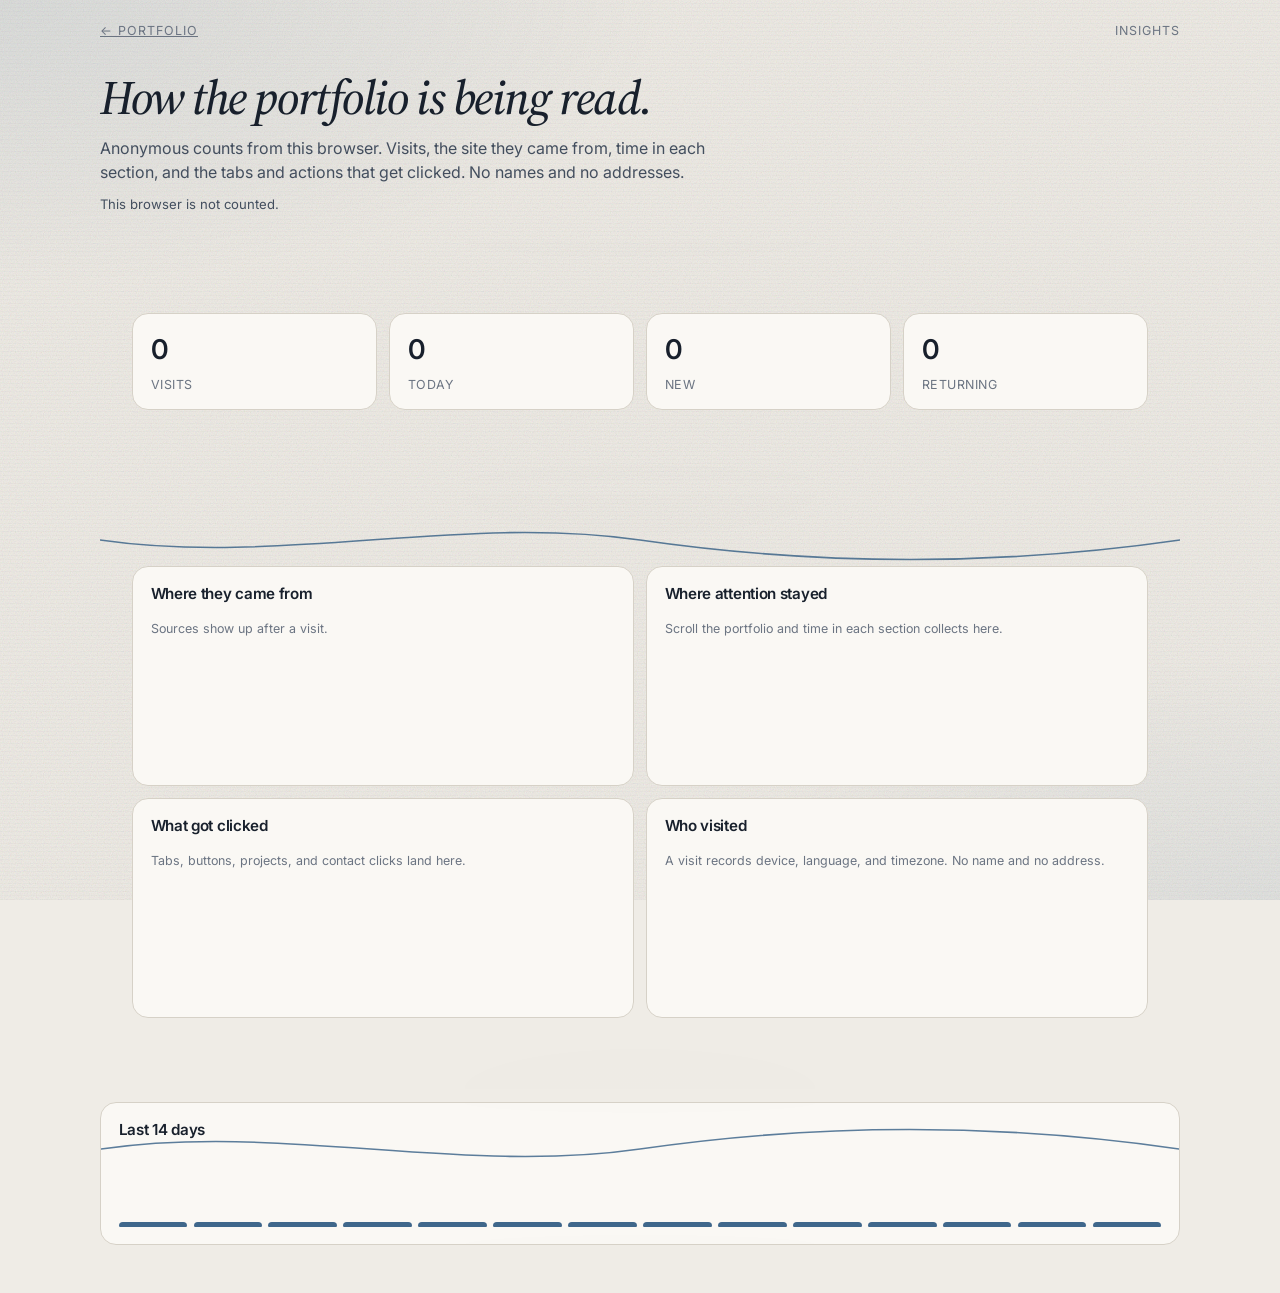
<file: insights.html>
<!DOCTYPE html>
<html lang="en">
<head>
  <meta charset="UTF-8">
  <meta name="viewport" content="width=device-width, initial-scale=1.0">
  <meta name="robots" content="noindex">
  <script>
    (function () {
      try {
        var theme = localStorage.getItem('kb-theme');
        if (theme === 'dark' || theme === 'light') {
          document.documentElement.setAttribute('data-theme', theme);
        }
      } catch (e) {}
    })();
  </script>
  <title>Insights · Kritika Berry</title>
  <link rel="icon" href="favicon.svg" type="image/svg+xml">
  <link rel="stylesheet" href="styles.css?v=20261120a">
  <link rel="preconnect" href="https://fonts.googleapis.com">
  <link rel="preconnect" href="https://fonts.gstatic.com" crossorigin>
  <link href="https://fonts.googleapis.com/css2?family=Inter:wght@400;500;600&family=Source+Serif+4:ital,opsz,wght@1,8..60,500&display=swap" rel="stylesheet">
</head>
<body class="insights-page">
  <header class="insights-top">
    <a class="insights-back" href="index.html">← Portfolio</a>
    <p class="insights-mark">Insights</p>
  </header>
  <main class="insights-main">
    <div class="insights-intro">
      <h1>How the portfolio is being read.</h1>
      <p>Anonymous counts from this browser. Visits, the site they came from, time in each section, and the tabs and actions that get clicked. No names and no addresses.</p>
      <p class="insights-owner">This browser is not counted.</p>
    </div>
    <div id="insights"></div>
  </main>
  <script src="analytics.js?v=20261120a" defer></script>
</body>
</html>
</file>
<file: styles.css>
/* Reset & Base */
* {
  margin: 0;
  padding: 0;
  box-sizing: border-box;
}

:root {
  --color-bg: #EFECE6;
  --color-surface: #FAF8F4;
  --color-surface-elevated: #E3DFD7;
  --color-text-primary: #18202C;
  --color-text-secondary: #434E5E;
  --color-text-tertiary: #6B7482;
  --color-accent: #1F4E79;
  --color-accent-hover: #173B5C;
  --color-on-accent: #FAF8F4;
  --color-border: #D6D1C7;
  --gradient-accent: #18202C;
  --accent-rgb: 31, 78, 121;
  --accent-soft-rgb: 74, 118, 158;
  --ink-rgb: 24, 32, 44;
  --nav-bg: rgba(239, 236, 230, 0.9);
  --glass: rgba(250, 248, 244, 0.94);
  --orb-bg: rgba(250, 248, 244, 0.96);
  --label-bg: #18202C;
  --label-text: #FAF8F4;
  --grain-opacity: 0.2;
  --grain-blend: multiply;
  color-scheme: light;
  --font-primary: 'Source Serif 4', Georgia, 'Times New Roman', serif;
  --font-display: 'Source Serif 4', Georgia, 'Times New Roman', serif;
  --font-serif: 'Source Serif 4', Georgia, 'Times New Roman', serif;
  --font-ui: 'Inter', -apple-system, BlinkMacSystemFont, sans-serif;
  --transition: all 0.3s cubic-bezier(0.4, 0, 0.2, 1);
  --radius: 4px;
  --spacing: 1rem;
  --flow: 0;
}

[data-theme="dark"] {
  --color-bg: #11151B;
  --color-surface: #181E27;
  --color-surface-elevated: #222A36;
  --color-text-primary: #EDEBE6;
  --color-text-secondary: #B4BAC4;
  --color-text-tertiary: #87909E;
  --color-accent: #7EB3E0;
  --color-accent-hover: #9BC6EA;
  --color-on-accent: #11151B;
  --color-border: #2B3442;
  --gradient-accent: #EDEBE6;
  --accent-rgb: 126, 179, 224;
  --accent-soft-rgb: 92, 140, 186;
  --ink-rgb: 0, 0, 0;
  --nav-bg: rgba(17, 21, 27, 0.92);
  --glass: rgba(24, 30, 39, 0.94);
  --orb-bg: rgba(34, 42, 54, 0.96);
  --label-bg: #EDEBE6;
  --label-text: #11151B;
  --grain-opacity: 0.2;
  --grain-blend: overlay;
  color-scheme: dark;
}

html {
  scroll-behavior: smooth;
}

body {
  font-family: var(--font-primary);
  font-style: italic;
  background: var(--color-bg);
  color: var(--color-text-primary);
  line-height: 1.7;
  overflow-x: hidden;
  -webkit-font-smoothing: antialiased;
  -moz-osx-font-smoothing: grayscale;
  position: relative;
  min-height: 100vh;
}

body::before {
  content: '';
  position: fixed;
  inset: 0;
  pointer-events: none;
  z-index: -2;
  opacity: var(--grain-opacity);
  mix-blend-mode: var(--grain-blend);
  background-image: url("data:image/svg+xml,%3Csvg xmlns='http://www.w3.org/2000/svg' width='180' height='180'%3E%3Cfilter id='n'%3E%3CfeTurbulence type='fractalNoise' baseFrequency='0.85' numOctaves='4' stitchTiles='stitch'/%3E%3C/filter%3E%3Crect width='100%25' height='100%25' filter='url(%23n)'/%3E%3C/svg%3E");
  background-size: 180px 180px;
}

body::after {
  content: '';
  position: fixed;
  inset: 0;
  pointer-events: none;
  z-index: -1;
  background-image:
    radial-gradient(ellipse 90% 55% at 0% 0%, rgba(var(--accent-rgb), 0.09), transparent 58%),
    radial-gradient(ellipse 70% 45% at 100% 100%, rgba(var(--accent-soft-rgb), 0.08), transparent 60%),
    repeating-linear-gradient(0deg, rgba(var(--ink-rgb), 0.015) 0 1px, transparent 1px 4px);
}

body > * {
  position: relative;
  z-index: 1;
}

/* Ensure all sections are below dialog */
section {
  z-index: 1;
  position: relative;
}

/* Navigation */
.nav {
  position: fixed;
  top: 0;
  left: 0;
  right: 0;
  z-index: 100;
  background: var(--nav-bg);
  backdrop-filter: blur(20px);
  border-bottom: 1px solid var(--color-border);
  box-shadow: 0 1px 3px rgba(0, 0, 0, 0.05);
}

.nav-container {
  max-width: 1200px;
  margin: 0 auto;
  padding: 1.15rem 2rem;
  display: grid;
  grid-template-columns: 1fr auto 1fr;
  align-items: center;
}

.nav-end {
  justify-self: end;
  display: flex;
  align-items: center;
  gap: 0.35rem;
}

.theme-toggle {
  width: 34px;
  height: 34px;
  border-radius: 999px;
  border: 1px solid var(--color-border);
  background: var(--color-surface);
  color: var(--color-text-secondary);
  display: grid;
  place-items: center;
  padding: 0;
  cursor: pointer;
  transition: var(--transition);
}

.theme-toggle svg {
  width: 16px;
  height: 16px;
  display: block;
}

.theme-toggle .icon-sun {
  display: none;
}

[data-theme="dark"] .theme-toggle .icon-moon {
  display: none;
}

[data-theme="dark"] .theme-toggle .icon-sun {
  display: block;
}

.theme-toggle:hover {
  color: var(--color-text-primary);
  border-color: var(--color-accent);
}

.theme-toggle:focus-visible {
  outline: 2px solid var(--color-accent);
  outline-offset: 2px;
}

.nav-logo {
  font-family: var(--font-ui);
  font-style: normal;
  font-size: 0.95rem;
  font-weight: 600;
  letter-spacing: 0.08em;
  color: var(--color-text-primary);
}

.nav-links {
  display: flex;
  gap: 2rem;
  list-style: none;
}

.nav-link {
  color: var(--color-text-secondary);
  text-decoration: none;
  font-family: var(--font-ui);
  font-style: normal;
  font-weight: 500;
  font-size: 0.84rem;
  transition: var(--transition);
  position: relative;
}

.nav-link::after {
  content: '';
  position: absolute;
  bottom: -5px;
  left: 0;
  width: 0;
  height: 2px;
  background: var(--color-accent);
  transition: var(--transition);
}

.nav-link:hover,
.nav-link.active {
  color: var(--color-text-primary);
}

.nav-link:hover::after,
.nav-link.active::after {
  width: 100%;
}

.nav-toggle {
  display: none;
  flex-direction: column;
  gap: 4px;
  background: none;
  border: none;
  cursor: pointer;
  padding: 0.5rem;
}

.nav-toggle span {
  width: 24px;
  height: 2px;
  background: var(--color-text-primary);
  transition: var(--transition);
  border-radius: 2px;
}

/* Hero Section */
.hero {
  display: flex;
  flex-direction: column;
  align-items: center;
  justify-content: center;
  padding: 8.25rem 2.5rem 2.75rem;
  position: relative;
  overflow: hidden;
  background: transparent;
}

.hero-container {
  max-width: 1200px;
  width: 100%;
  display: grid;
  grid-template-columns: 1.05fr 0.95fr;
  gap: 3rem;
  align-items: center;
  position: relative;
  z-index: 2;
}

.hero-eyebrow {
  display: inline-flex;
  align-items: center;
  gap: 0.5rem;
  font-family: var(--font-ui);
  font-style: normal;
  font-size: 0.8rem;
  font-weight: 500;
  letter-spacing: 0.01em;
  color: var(--color-text-secondary);
  border: 1px solid var(--color-border);
  background: var(--color-surface);
  border-radius: 999px;
  padding: 0.35rem 0.8rem;
  margin-bottom: 1.25rem;
}

.status-dot {
  width: 8px;
  height: 8px;
  border-radius: 50%;
  background: var(--color-accent);
  flex-shrink: 0;
}

.btn-ghost {
  background: transparent;
  color: var(--color-text-secondary);
  border: 1px solid transparent;
}

.btn-ghost:hover {
  color: var(--color-text-primary);
  border-color: var(--color-border);
  background: var(--color-surface);
}

.hero-proof {
  display: grid;
  grid-template-columns: repeat(3, auto);
  gap: 1rem 1.5rem;
  margin-top: 2.25rem;
  padding-top: 1.5rem;
  border-top: 1px solid var(--color-border);
  max-width: 34rem;
}

.hero-proof dt {
  font-family: var(--font-display);
  font-style: italic;
  font-size: 1.6rem;
  font-weight: 600;
  line-height: 1;
  color: var(--color-text-primary);
}

.hero-proof dd {
  font-family: var(--font-ui);
  font-style: normal;
  font-size: 0.72rem;
  line-height: 1.35;
  color: var(--color-text-tertiary);
  margin-top: 0.35rem;
  max-width: 7.5rem;
}

.hero-gear-embed {
  width: min(460px, 100%);
  margin: 0 auto;
  display: flex;
  justify-content: center;
  align-items: center;
}

.hero-gear-embed .orbit-system,
.hero-gear-embed .orbit-system--rich {
  --orbit-size: 440px;
}

.hero-gear-embed .orbit-stage {
  --outer-r: 174px;
  --mid-r: 122px;
  --inner-r: 74px;
  --orb: 42px;
}

.hero-gear-embed .avatar-container,
.hero-gear-embed .orbit-system .avatar-container {
  width: 96px;
  height: 96px;
}

.hero-gear-embed .orbit-system .avatar-placeholder {
  width: 78px;
  height: 78px;
  box-shadow:
    inset 0 2px 6px rgba(var(--ink-rgb), 0.14),
    0 1px 0 rgba(255, 255, 255, 0.45);
}

.gear-well {
  position: absolute;
  inset: 8px;
  border-radius: 50%;
  background: radial-gradient(
    circle at center,
    color-mix(in srgb, var(--color-surface-elevated) 55%, var(--color-bg)) 0%,
    color-mix(in srgb, var(--color-bg) 82%, var(--color-surface-elevated)) 62%,
    color-mix(in srgb, var(--color-surface-elevated) 70%, var(--color-bg)) 100%
  );
  border: 1px solid color-mix(in srgb, var(--color-border) 85%, transparent);
  box-shadow:
    inset 0 6px 18px rgba(var(--ink-rgb), 0.11),
    inset 0 -3px 10px rgba(255, 255, 255, 0.35),
    0 1px 0 rgba(255, 255, 255, 0.4);
  pointer-events: none;
  z-index: 0;
}

[data-theme="dark"] .gear-well {
  box-shadow:
    inset 0 8px 22px rgba(0, 0, 0, 0.55),
    inset 0 -2px 8px rgba(255, 255, 255, 0.04),
    0 1px 0 rgba(255, 255, 255, 0.05);
}

.gear-rings {
  position: absolute;
  inset: 0;
  width: 100%;
  height: 100%;
  z-index: 1;
  pointer-events: none;
}

.gear-wheel {
  transform-origin: 220px 220px;
}

.gear-wheel--outer {
  animation: orbit-spin 56s linear infinite;
}

.gear-wheel--mid {
  animation: orbit-spin 44s linear infinite reverse;
}

.gear-wheel--inner {
  animation: orbit-spin 34s linear infinite;
}

.gear-teeth {
  stroke: color-mix(in srgb, var(--color-accent) 26%, var(--color-border));
}

.gear-teeth--outer {
  stroke-width: 11;
}

.gear-teeth--mid {
  stroke-width: 8;
  stroke: color-mix(in srgb, var(--color-accent) 20%, var(--color-border));
}

.gear-teeth--inner {
  stroke-width: 7;
  stroke: color-mix(in srgb, var(--color-accent) 32%, var(--color-border));
}

.gear-rim {
  stroke: color-mix(in srgb, var(--color-accent) 30%, var(--color-border));
  stroke-width: 1.5;
}

.hero-trust {
  max-width: 1200px;
  width: 100%;
  margin-top: 2.75rem;
  padding-top: 1.25rem;
  border-top: 1px solid var(--color-border);
  display: flex;
  flex-wrap: wrap;
  justify-content: center;
  gap: 0.5rem 0.9rem;
  font-family: var(--font-ui);
  font-style: normal;
  font-size: 0.78rem;
  font-weight: 500;
  letter-spacing: 0.01em;
  color: var(--color-text-tertiary);
  text-align: center;
}

.hero-content {
  animation: fadeInUp 0.8s ease-out;
}

@keyframes fadeInUp {
  from {
    opacity: 0;
    transform: translateY(30px);
  }
  to {
    opacity: 1;
    transform: translateY(0);
  }
}

.hero-greeting {
  color: var(--color-text-secondary);
  font-size: 1.1rem;
  margin-bottom: 1rem;
  font-weight: 500;
}

.hero-name {
  font-family: var(--font-display);
  font-style: italic;
  font-size: clamp(2.8rem, 5.4vw, 4.4rem);
  font-weight: 600;
  letter-spacing: -0.03em;
  line-height: 1.02;
  margin-bottom: 0.85rem;
}

.name-first {
  display: block;
  color: var(--color-text-primary);
  width: 100%;
}

.name-last {
  display: flex;
  flex-direction: column;
  align-items: flex-start;
  gap: 0.4rem;
  color: var(--color-text-primary);
}

.name-glitch-filter {
  position: absolute;
  width: 0;
  height: 0;
  overflow: hidden;
}

.name-word {
  display: inline-block;
}

html.name-boot .name-word {
  animation: name-boot 2.8s cubic-bezier(0.22, 0.8, 0.2, 1) both;
  filter: url(#kb-name-glitch);
}

html.name-boot .role-inline {
  opacity: 0;
}

@keyframes name-boot {
  0% {
    opacity: 0;
    clip-path: inset(46% 0 48% 0);
    transform: translateX(0.35%);
    text-shadow:
      0.07em 0 0 rgba(var(--accent-rgb), 0.4),
      -0.05em 0 0 rgba(var(--ink-rgb), 0.16);
  }
  30% {
    opacity: 1;
    clip-path: inset(6% 0 8% 0);
    transform: translateX(-0.18%);
    text-shadow:
      0.045em 0 0 rgba(var(--accent-rgb), 0.28),
      -0.03em 0 0 rgba(var(--ink-rgb), 0.1);
  }
  55% {
    opacity: 1;
    clip-path: inset(0 0 0 0);
    transform: translateX(0.08%);
    text-shadow:
      0.02em 0 0 rgba(var(--accent-rgb), 0.16),
      -0.015em 0 0 rgba(var(--ink-rgb), 0.06);
  }
  72% {
    clip-path: inset(10% 0 14% 0);
    transform: translateX(-0.06%);
  }
  100% {
    opacity: 1;
    clip-path: inset(0 0 0 0);
    transform: none;
    text-shadow: none;
  }
}

.hero-title {
  font-size: 1.5rem;
  color: var(--color-text-secondary);
  margin-bottom: 2rem;
  font-weight: 400;
  line-height: 1.8;
}

/* Inline Hats Animation - Next to Berry */
.hats-inline {
  display: flex;
  align-items: center;
  margin-left: 0;
}

.hat-wrapper-inline {
  display: none;
}

.hat-inline {
  position: absolute;
  font-size: 2rem;
  opacity: 0;
  transform: translate(-50%, -50%) translateY(-10px) scale(0.6) rotate(-10deg);
  transition: all 1.2s cubic-bezier(0.16, 1, 0.3, 1);
  pointer-events: none;
  filter: drop-shadow(0 2px 6px rgba(0, 0, 0, 0.08));
  will-change: transform, opacity;
  top: 50%;
  left: 50%;
}

.hat-inline-active {
  opacity: 1 !important;
  transform: translate(-50%, -50%) translateY(0) scale(1) rotate(0deg) !important;
  z-index: 10;
}

.hat-inline:not(.hat-inline-active) {
  animation: none;
}

.role-inline {
  display: inline-flex;
  align-items: baseline;
  gap: 0.45rem;
  max-width: 100%;
  min-height: 1.4rem;
  margin: 0 0 1.35rem;
  font-family: 'Pixelify Sans', ui-monospace, monospace;
  font-style: italic;
  font-weight: 500;
  font-size: 1.15rem;
  line-height: 1.2;
  color: var(--color-accent);
  -webkit-font-smoothing: none;
  -moz-osx-font-smoothing: grayscale;
}

.role-prompt {
  flex-shrink: 0;
}

.current-role-inline {
  font-family: inherit;
  font-style: italic;
  font-size: inherit;
  font-weight: inherit;
  color: inherit;
  letter-spacing: 0.01em;
  white-space: normal;
}

.current-role-inline::after {
  content: '';
  display: inline-block;
  width: 0.42em;
  height: 0.82em;
  margin-left: 0.12em;
  background: currentColor;
  vertical-align: -0.06em;
  animation: role-caret 1.05s steps(1) infinite;
}

@keyframes role-caret {
  0%, 48% { opacity: 1; }
  49%, 100% { opacity: 0; }
}

.title-line {
  display: inline-block;
  margin: 0 0.5rem;
}

.title-separator {
  color: var(--color-text-tertiary);
  margin: 0 0.5rem;
}

.hero-description {
  font-size: 1.15rem;
  color: var(--color-text-secondary);
  line-height: 1.6;
  max-width: 28rem;
  margin-bottom: 1.85rem;
}

.hero-invite {
  font-family: var(--font-serif);
  font-style: italic;
  font-weight: 400;
  font-size: 1.2rem;
  line-height: 1.45;
  color: var(--color-text-primary);
  max-width: 32rem;
  min-height: 2.6em;
  margin: 0 0 2.15rem;
}

@property --push {
  syntax: '<number>';
  inherits: true;
  initial-value: 0;
}

.line-push {
  --push: 0;
  position: relative;
  display: flex;
  align-items: center;
}

.line-push[data-push="inview"] {
  transition: --push 1.2s cubic-bezier(0.22, 1, 0.36, 1);
}

.line-push.is-visible {
  --push: 1;
}

.line-push-guide {
  position: absolute;
  left: 0;
  top: 50%;
  width: 54px;
  height: 66px;
  color: var(--color-accent);
  pointer-events: none;
  z-index: 1;
  transform: translate3d(calc((var(--push) * 8px) - 30px), -52%, 0);
  opacity: clamp(0, var(--push) * 1.35, 1);
  filter: drop-shadow(0 1px 0 rgba(var(--ink-rgb), 0.12));
}

.guide-svg {
  width: 100%;
  height: 100%;
  overflow: visible;
}

.guide-svg * {
  stroke: currentColor;
  stroke-width: 2.55;
  stroke-linecap: round;
  stroke-linejoin: round;
  fill: none;
}

.guide-head {
  fill: currentColor;
  stroke: none;
}

.guide-hand {
  fill: currentColor;
  stroke: none;
}

.guide-leg {
  transform-box: fill-box;
  transform-origin: top center;
}

.line-push.is-walking .guide-leg-a {
  animation: guide-stride-a 0.58s ease-in-out infinite;
}

.line-push.is-walking .guide-leg-b {
  animation: guide-stride-b 0.58s ease-in-out infinite;
}

.line-push.is-walking .guide-arm-push {
  animation: guide-push-arm 0.58s ease-in-out infinite;
}

@keyframes guide-stride-a {
  0%, 100% { transform: rotate(24deg); }
  50% { transform: rotate(-26deg); }
}

@keyframes guide-stride-b {
  0%, 100% { transform: rotate(-24deg); }
  50% { transform: rotate(26deg); }
}

@keyframes guide-push-arm {
  0%, 100% { transform: rotate(-8deg); }
  50% { transform: rotate(10deg); }
}

.guide-arm-push {
  transform-box: fill-box;
  transform-origin: left center;
}

.line-push-text {
  display: block;
  padding-left: calc(var(--push) * 3.35rem);
  transform: translate3d(calc((1 - var(--push)) * -16px), 0, 0);
  opacity: calc(var(--push) * var(--push));
}

.hero-invite .line-push-text,
.journey-lead .line-push-text,
.journey-close .line-push-text,
.resume-note-text .line-push-text {
  white-space: nowrap;
  clip-path: inset(0 calc((1 - var(--push)) * 100%) 0 0);
}

.hero-invite.is-visible .line-push-text,
.journey-lead.is-visible .line-push-text,
.journey-close.is-visible .line-push-text,
.resume-note-text.is-visible .line-push-text {
  white-space: normal;
  clip-path: none;
}

.hero-actions {
  display: flex;
  gap: 1rem;
  flex-wrap: wrap;
}

.btn {
  padding: 0.7rem 1.25rem;
  border-radius: 8px;
  font-family: var(--font-ui);
  font-style: normal;
  font-weight: 500;
  font-size: 0.9rem;
  text-decoration: none;
  transition: var(--transition);
  border: none;
  cursor: pointer;
  display: inline-flex;
  align-items: center;
  gap: 0.5rem;
}

.btn-primary {
  background: var(--gradient-accent);
  color: var(--color-on-accent);
}

.btn-primary:hover {
  transform: translateY(-2px);
  box-shadow: 0 10px 30px rgba(var(--accent-rgb), 0.3);
}

.btn-secondary {
  background: var(--color-surface);
  color: var(--color-text-primary);
  border: 1px solid var(--color-border);
  box-shadow: 0 2px 8px rgba(0, 0, 0, 0.04);
}

.btn-secondary:hover {
  background: var(--color-surface-elevated);
  border-color: var(--color-accent);
  transform: translateY(-2px);
  box-shadow: 0 4px 12px rgba(var(--accent-rgb), 0.15);
}

/* Hero Visual */
.hero-visual {
  position: relative;
  display: flex;
  align-items: center;
  justify-content: center;
  animation: fadeIn 1s ease-out 0.3s both;
  z-index: 1;
}

@keyframes fadeIn {
  from { opacity: 0; }
  to { opacity: 1; }
}

.avatar-container {
  position: relative;
  width: 300px;
  height: 300px;
  display: flex;
  align-items: center;
  justify-content: center;
}

.avatar-ring {
  position: absolute;
  width: 100%;
  height: 100%;
  border: 2px solid var(--color-border);
  border-radius: 50%;
  animation: rotate 20s linear infinite;
}

.avatar-ring.ring-2 {
  width: 120%;
  height: 120%;
  border-color: var(--color-accent);
  opacity: 0.3;
  animation: rotate 15s linear infinite reverse;
}

@keyframes rotate {
  from { transform: rotate(0deg); }
  to { transform: rotate(360deg); }
}

.avatar-placeholder {
  width: 200px;
  height: 200px;
  border-radius: 50%;
  border: 3px solid var(--color-accent);
  display: flex;
  align-items: center;
  justify-content: center;
  font-family: var(--font-display);
  font-size: 4rem;
  font-weight: 700;
  background: var(--gradient-accent);
  color: var(--color-on-accent);
  position: relative;
  z-index: 1;
  box-shadow: 0 10px 40px rgba(var(--accent-rgb), 0.2);
}

.hero-visual {
  min-height: 0;
}

.orbit-system {
  --orbit-size: 380px;
  width: min(var(--orbit-size), 100%);
  aspect-ratio: 1;
  margin: 0 auto;
  position: relative;
  container-type: inline-size;
}

.orbit-stage {
  --outer-r: 152px;
  --inner-r: 0px;
  --orb: 46px;
  width: var(--orbit-size);
  height: var(--orbit-size);
  position: absolute;
  top: 0;
  left: 0;
  display: grid;
  place-items: center;
  transform-origin: top left;
  transform: scale(calc(100cqw / var(--orbit-size)));
}

.orbit-system .avatar-container {
  position: relative;
  z-index: 1;
  width: 210px;
  height: 210px;
  pointer-events: none;
}

.orbit-system .avatar-placeholder {
  width: 132px;
  height: 132px;
  font-size: 2.35rem;
  font-weight: 600;
  border: none;
  box-shadow: none;
}

.avatar-mark {
  background: var(--color-surface);
  color: var(--color-text-primary);
  border: 1.5px solid var(--color-border);
}

.orbit-system .avatar-mark {
  border: 1.5px solid var(--color-border);
}

.laptop-icon {
  width: 54%;
  height: 54%;
}

.orbit-path {
  position: absolute;
  left: 50%;
  top: 50%;
  border-radius: 50%;
  transform: translate(-50%, -50%);
  pointer-events: none;
}

.orbit-path-outer {
  width: calc(var(--outer-r) * 2);
  height: calc(var(--outer-r) * 2);
  border: 1px solid rgba(var(--accent-rgb), 0.28);
}

.orbit-path-mid {
  width: calc(var(--mid-r) * 2);
  height: calc(var(--mid-r) * 2);
  border: 1px dashed rgba(var(--accent-rgb), 0.38);
}

.orbit-path-inner {
  width: calc(var(--inner-r) * 2);
  height: calc(var(--inner-r) * 2);
  border: 1.5px dashed rgba(var(--accent-rgb), 0.55);
}

.orbit {
  position: absolute;
  inset: 0;
  z-index: 3;
  pointer-events: none;
}

.orbit-outer {
  --dur: 56s;
  --radius: var(--outer-r);
  animation: orbit-spin var(--dur) linear infinite;
}

.orbit-mid {
  --dur: 44s;
  --radius: var(--mid-r);
  animation: orbit-spin var(--dur) linear infinite reverse;
}

.orbit-inner {
  --dur: 34s;
  --radius: var(--inner-r);
  animation: orbit-spin var(--dur) linear infinite;
}

.orbit-slot {
  position: absolute;
  left: 50%;
  top: 50%;
  width: 0;
  height: 0;
  transform: rotate(var(--angle)) translateX(var(--radius));
}

.orbit-upright {
  position: absolute;
  left: 0;
  top: 0;
  width: 0;
  height: 0;
}

.orbit-outer .orbit-upright {
  animation: orbit-spin var(--dur) linear infinite reverse;
}

.orbit-mid .orbit-upright {
  animation: orbit-spin var(--dur) linear infinite;
}

.orbit-inner .orbit-upright {
  animation: orbit-spin var(--dur) linear infinite reverse;
}

.skill-orb {
  position: absolute;
  width: var(--orb);
  height: var(--orb);
  left: calc(var(--orb) / -2);
  top: calc(var(--orb) / -2);
  display: flex;
  align-items: center;
  justify-content: center;
  background: var(--orb-bg);
  border-radius: 8px;
  border: 1px solid var(--color-border);
  box-shadow: none;
  transform: rotate(calc(var(--angle) * -1));
  pointer-events: auto;
  cursor: default;
  transition: border-color 0.25s ease, box-shadow 0.25s ease;
}

.skill-orb--sm {
  width: 38px;
  height: 38px;
  left: -19px;
  top: -19px;
}

.skill-orb--sm img {
  width: 22px;
  height: 22px;
}

.skill-orb img {
  width: 28px;
  height: 28px;
  display: block;
  transition: transform 0.25s ease;
}

.skill-orb:hover,
.skill-orb:focus-visible {
  border-color: var(--color-accent-hover);
  box-shadow: 0 10px 26px rgba(var(--accent-rgb), 0.28);
  outline: none;
  z-index: 4;
}

.skill-orb:hover img,
.skill-orb:focus-visible img {
  transform: scale(1.12);
}

.skill-orb-label {
  position: absolute;
  top: calc(100% + 8px);
  left: 50%;
  transform: translateX(-50%);
  background: var(--label-bg);
  color: var(--label-text);
  font-family: var(--font-primary);
  font-size: 0.72rem;
  font-weight: 600;
  letter-spacing: 0.01em;
  padding: 0.22rem 0.5rem;
  border-radius: 999px;
  white-space: nowrap;
  opacity: 0;
  pointer-events: none;
  transition: opacity 0.2s ease;
}

.skill-orb:hover .skill-orb-label,
.skill-orb:focus-visible .skill-orb-label {
  opacity: 1;
}

.orbit-system:hover .orbit,
.orbit-system:hover .orbit-upright,
.orbit-system:hover .gear-wheel {
  animation-play-state: paused;
}

.cursor-wave-canvas {
  position: fixed;
  inset: 0;
  width: 100%;
  height: 100%;
  pointer-events: none;
  z-index: 3;
  opacity: 0.9;
}

@keyframes orbit-spin {
  from { transform: rotate(0deg); }
  to { transform: rotate(360deg); }
}

.scroll-indicator {
  position: absolute;
  bottom: 1.5rem;
  left: 50%;
  transform: translateX(-50%);
  display: flex;
  flex-direction: column;
  align-items: center;
}

.scroll-line {
  width: 2px;
  height: 40px;
  background: var(--color-border);
  position: relative;
  overflow: hidden;
  border-radius: 2px;
}

.scroll-line::after {
  content: '';
  position: absolute;
  top: 0;
  left: 0;
  width: 100%;
  height: 50%;
  background: var(--gradient-accent);
  animation: scroll 2s ease-in-out infinite;
}

@keyframes scroll {
  0% { transform: translateY(-100%); }
  100% { transform: translateY(200%); }
}

/* Sections */
section {
  padding: 4.5rem 2rem;
  position: relative;
  background: transparent;
}

/* Subtle Section Background Textures - Connected */
section {
  position: relative;
  background: transparent;
}

section::before {
  content: '';
  position: absolute;
  top: 0;
  left: 0;
  right: 0;
  bottom: 0;
  background-image: 
    /* Very subtle connecting gradient - flows between sections */
    radial-gradient(ellipse 100% 70% at 50% 0%, rgba(var(--accent-rgb), 0.008) 0%, transparent 65%),
    radial-gradient(ellipse 100% 70% at 50% 100%, rgba(var(--accent-soft-rgb), 0.008) 0%, transparent 65%);
  background-size: 
    100% 60%,
    100% 60%;
  background-position: 
    50% 0%,
    50% 100%;
  background-repeat: no-repeat;
  pointer-events: none;
  z-index: 0;
  opacity: 0.7;
  transition: opacity 0.5s ease;
}

section:hover::before {
  opacity: 0.9;
}

/* Section-specific subtle variations - creating flow between sections */
.hero::before {
  background-image: 
    radial-gradient(ellipse 100% 60% at 50% 0%, rgba(var(--accent-rgb), 0.012) 0%, transparent 55%),
    radial-gradient(ellipse 70% 80% at 0% 50%, rgba(var(--accent-soft-rgb), 0.008) 0%, transparent 50%),
    radial-gradient(ellipse 100% 70% at 50% 100%, rgba(var(--accent-soft-rgb), 0.008) 0%, transparent 65%);
  background-size: 
    100% 600px,
    600px 100%,
    100% 60%;
  background-position: 
    50% 0%,
    0% 50%,
    50% 100%;
  opacity: 0.6;
}

.hero::after {
  display: none;
}

.about::before {
  background-image: 
    radial-gradient(ellipse 100% 70% at 50% 0%, rgba(var(--accent-rgb), 0.008) 0%, transparent 65%),
    radial-gradient(ellipse 80% 70% at 0% 50%, rgba(var(--accent-rgb), 0.012) 0%, transparent 55%),
    radial-gradient(ellipse 80% 70% at 100% 50%, rgba(var(--accent-soft-rgb), 0.012) 0%, transparent 55%),
    radial-gradient(ellipse 100% 70% at 50% 100%, rgba(var(--accent-soft-rgb), 0.008) 0%, transparent 65%);
  background-size: 
    100% 60%,
    500px 100%,
    500px 100%,
    100% 60%;
  background-position: 
    50% 0%,
    0% 50%,
    100% 50%,
    50% 100%;
  opacity: 0.6;
}

.work::before {
  background-image: 
    radial-gradient(ellipse 100% 70% at 50% 0%, rgba(var(--accent-rgb), 0.008) 0%, transparent 65%),
    radial-gradient(ellipse 90% 60% at 50% 50%, rgba(var(--accent-rgb), 0.012) 0%, transparent 60%),
    radial-gradient(ellipse 100% 70% at 50% 100%, rgba(var(--accent-soft-rgb), 0.008) 0%, transparent 65%);
  background-size: 
    100% 60%,
    800px 800px,
    100% 60%;
  background-position: 
    50% 0%,
    center,
    50% 100%;
  opacity: 0.6;
}

.projects::before {
  background-image: 
    radial-gradient(ellipse 100% 70% at 50% 0%, rgba(var(--accent-rgb), 0.01) 0%, transparent 65%),
    radial-gradient(ellipse 100% 80% at 0% 0%, rgba(var(--accent-rgb), 0.015) 0%, transparent 55%),
    radial-gradient(ellipse 100% 80% at 100% 100%, rgba(var(--accent-soft-rgb), 0.015) 0%, transparent 55%),
    radial-gradient(ellipse 100% 70% at 50% 100%, rgba(var(--accent-soft-rgb), 0.01) 0%, transparent 65%);
  background-size: 
    100% 60%,
    700px 600px,
    700px 600px,
    100% 60%;
  background-position: 
    50% 0%,
    0% 0%,
    100% 100%,
    50% 100%;
  opacity: 0.6;
}

.contact::before {
  background-image: 
    radial-gradient(ellipse 100% 70% at 50% 0%, rgba(var(--accent-rgb), 0.01) 0%, transparent 65%),
    radial-gradient(ellipse 100% 70% at 50% 100%, rgba(var(--accent-soft-rgb), 0.015) 0%, transparent 55%);
  background-size: 
    100% 60%,
    100% 500px;
  background-position: 
    50% 0%,
    50% 100%;
  opacity: 0.6;
}

section > * {
  position: relative;
  z-index: 1;
}

section + section::after {
  content: '';
  position: absolute;
  left: 0;
  right: 0;
  top: 1.35rem;
  height: 48px;
  pointer-events: none;
  z-index: 2;
  background-color: rgba(var(--accent-rgb), 0.72);
  -webkit-mask: url("data:image/svg+xml,%3Csvg xmlns='http://www.w3.org/2000/svg' viewBox='0 0 1440 64' preserveAspectRatio='none'%3E%3Cpath d='M0 32C240 6 480 58 720 32S1200 6 1440 32' fill='none' stroke='black' stroke-width='1.6' vector-effect='non-scaling-stroke' stroke-linecap='round'/%3E%3C/svg%3E") center / 100% 64px no-repeat;
  mask: url("data:image/svg+xml,%3Csvg xmlns='http://www.w3.org/2000/svg' viewBox='0 0 1440 64' preserveAspectRatio='none'%3E%3Cpath d='M0 32C240 6 480 58 720 32S1200 6 1440 32' fill='none' stroke='black' stroke-width='1.6' vector-effect='non-scaling-stroke' stroke-linecap='round'/%3E%3C/svg%3E") center / 100% 64px no-repeat;
  -webkit-mask-position: calc(var(--flow) * 72px) center;
  mask-position: calc(var(--flow) * 72px) center;
}

section:nth-of-type(even)::after {
  transform: scaleY(-1);
}

.section-container {
  max-width: 1200px;
  margin: 0 auto;
  position: relative;
}

.section-header {
  margin-bottom: 2.5rem;
  display: flex;
  align-items: center;
  gap: 1.5rem;
}

.section-number {
  font-family: 'Pixelify Sans', ui-monospace, monospace;
  font-style: italic;
  font-size: 0.95rem;
  font-weight: 500;
  letter-spacing: 0.04em;
  color: var(--color-accent);
  -webkit-font-smoothing: none;
}

.section-title {
  font-family: var(--font-display);
  font-style: italic;
  font-size: clamp(1.8rem, 4vw, 2.35rem);
  font-weight: 600;
  letter-spacing: -0.02em;
  color: var(--color-text-primary);
}

.section-title::after {
  content: '';
  display: block;
  width: 2.4rem;
  height: 2px;
  margin-top: 0.7rem;
  background: var(--color-accent);
}

/* About Section */
.about {
  background: var(--color-surface);
  position: relative;
}

.about-nav-arrow {
  position: absolute;
  right: 2rem;
  top: 50%;
  transform: translateY(-50%);
  display: flex;
  flex-direction: column;
  align-items: center;
  gap: 0.75rem;
  text-decoration: none;
  color: var(--color-text-secondary);
  transition: all 0.4s cubic-bezier(0.16, 1, 0.3, 1);
  z-index: 10;
  padding: 1rem;
  border-radius: 12px;
  background: var(--glass);
  backdrop-filter: blur(10px);
  border: 1px solid var(--color-border);
  box-shadow: 0 4px 12px rgba(0, 0, 0, 0.05);
  max-width: 140px;
}

.about-nav-arrow:hover {
  color: var(--color-accent);
  transform: translateY(-50%) translateX(-8px);
  box-shadow: 0 8px 24px rgba(var(--accent-rgb), 0.2);
  border-color: var(--color-accent);
  background: var(--glass);
}

.nav-arrow-icon {
  width: 40px;
  height: 40px;
  display: flex;
  align-items: center;
  justify-content: center;
  background: var(--gradient-accent);
  border-radius: 50%;
  color: var(--color-on-accent);
  transition: all 0.4s cubic-bezier(0.16, 1, 0.3, 1);
  box-shadow: 0 4px 12px rgba(var(--accent-rgb), 0.3);
}

.about-nav-arrow:hover .nav-arrow-icon {
  transform: scale(1.1) rotate(-15deg);
  box-shadow: 0 6px 20px rgba(var(--accent-rgb), 0.4);
}

.nav-arrow-text {
  font-size: 0.85rem;
  font-weight: 500;
  text-align: center;
  line-height: 1.4;
  transition: color 0.3s ease;
}

.skill-tag,
.tag,
.exp-date,
.stat-label,
.stat-number,
.exp-switch-btn,
.category-name,
.filter-dropdown-toggle,
.contact-card-title,
.badge-rank,
.badge-date,
.map-pin-name,
.map-pin-dot,
.resume-note-link,
.resume-note-dismiss {
  font-family: var(--font-ui);
  font-style: normal;
}

.about-content {
  display: grid;
  grid-template-columns: 0.92fr 1.08fr;
  gap: 1.5rem;
  align-items: stretch;
}

.about-text,
.about-skills {
  background: var(--color-bg);
  border: 1px solid var(--color-border);
  border-radius: 12px;
  padding: 1.75rem;
  display: flex;
  flex-direction: column;
}

.about-skills .skills-grid {
  flex: 1;
}

.about-intro {
  font-size: 1.35rem;
  color: var(--color-text-primary);
  line-height: 1.45;
  margin-bottom: 1rem;
}

.about-detail {
  font-size: 1.125rem;
  color: var(--color-text-primary);
  line-height: 1.6;
  margin-bottom: 1rem;
}

.about-open {
  font-family: 'Pixelify Sans', ui-monospace, monospace;
  font-style: italic;
  font-weight: 500;
  font-size: 1.05rem;
  line-height: 1.4;
  color: var(--color-accent);
  margin: 0.4rem 0 2.25rem;
  -webkit-font-smoothing: none;
}

.about-stats {
  display: grid;
  grid-template-columns: repeat(2, minmax(0, 1fr));
  gap: 1rem;
  margin-top: auto;
}

.stat-item {
  padding: 1.25rem;
  background: var(--color-surface);
  border-radius: 8px;
  border: 1px solid var(--color-border);
}

.stat-number {
  font-family: var(--font-display);
  font-size: 2.5rem;
  font-weight: 700;
  background: var(--gradient-accent);
  -webkit-background-clip: text;
  -webkit-text-fill-color: transparent;
  background-clip: text;
  margin-bottom: 0.5rem;
}

.stat-label {
  font-size: 0.9rem;
  color: var(--color-text-secondary);
}

.stat-kpis {
  display: flex;
  flex-wrap: wrap;
  gap: 0.4rem;
  margin-top: 0.85rem;
}

.stat-kpis span {
  font-family: var(--font-ui);
  font-style: normal;
  font-size: 0.75rem;
  font-weight: 500;
  letter-spacing: 0.02em;
  color: var(--color-accent);
  border: 1px solid var(--color-border);
  border-radius: var(--radius);
  padding: 0.2rem 0.5rem;
}

.skills-title {
  font-family: var(--font-display);
  font-size: 1.35rem;
  font-weight: 600;
  margin-bottom: 1rem;
  color: var(--color-text-primary);
}

.skills-grid {
  display: grid;
  grid-template-columns: 1fr 1fr;
  grid-auto-rows: 1fr;
  gap: 0.75rem;
}

.skill-category {
  padding: 0.9rem 1rem;
  background: var(--color-surface);
  border-radius: 8px;
  border: 1px solid var(--color-border);
  transition: border-color 0.25s ease;
  height: 100%;
}

.skill-category:hover {
  border-color: var(--color-accent);
}

.about-skills:not(.is-expanded) .skill-extra {
  display: none;
}

.skills-toggle {
  align-self: flex-start;
  margin-top: 1rem;
  font-family: var(--font-ui);
  font-style: normal;
  font-size: 0.82rem;
  font-weight: 500;
  color: var(--color-accent);
  background: transparent;
  border: 1px solid var(--color-border);
  border-radius: 999px;
  padding: 0.45rem 0.9rem;
  cursor: pointer;
  transition: var(--transition);
}

.skills-toggle:hover {
  border-color: var(--color-accent);
  background: var(--color-surface);
}

.category-name {
  font-size: 0.95rem;
  font-weight: 600;
  color: var(--color-accent);
  margin-bottom: 0.75rem;
}

.skill-tags {
  display: flex;
  flex-wrap: wrap;
  gap: 0.5rem;
}

.skill-tag {
  display: inline-flex;
  align-items: center;
  gap: 0.4rem;
  padding: 0.35rem 0.7rem 0.35rem 0.4rem;
  background: var(--color-surface-elevated);
  border: 1px solid var(--color-border);
  border-radius: 6px;
  font-size: 0.8rem;
  color: var(--color-text-secondary);
  transition: var(--transition);
}

.skill-tag img {
  width: 16px;
  height: 16px;
  padding: 1px;
  background: #fff;
  border-radius: 4px;
  box-sizing: border-box;
  flex-shrink: 0;
}

.skill-tag:hover {
  border-color: var(--color-accent);
  color: var(--color-text-primary);
  background: var(--color-surface);
  transform: translateY(-2px);
  box-shadow: 0 4px 12px rgba(var(--accent-rgb), 0.15);
}

/* Work Section - Enhanced UI/UX */
.exp-switch {
  margin-left: auto;
  display: inline-flex;
  padding: 0.2rem;
  border: 1px solid var(--color-border);
  border-radius: 999px;
  background: var(--color-surface);
}

.exp-switch-btn {
  border: none;
  background: transparent;
  color: var(--color-text-secondary);
  font-family: var(--font-primary);
  font-size: 0.82rem;
  font-weight: 600;
  padding: 0.4rem 0.85rem;
  border-radius: 999px;
  cursor: pointer;
}

.exp-switch-btn.is-active {
  background: var(--gradient-accent);
  color: var(--color-on-accent);
}

.exp-switch-btn:focus-visible {
  outline: 2px solid var(--color-accent);
  outline-offset: 2px;
}

.journey[hidden],
.experience-grid[hidden],
.journey-panel[hidden] {
  display: none !important;
}

.journey-lead {
  max-width: 40rem;
  margin: 0 0 1.35rem;
  color: var(--color-text-secondary);
  font-family: var(--font-serif);
  font-style: italic;
  font-size: 1.15rem;
  line-height: 1.55;
}

.journey-layout {
  display: grid;
  grid-template-columns: minmax(0, 1.2fr) minmax(0, 1fr);
  gap: 1.35rem;
  align-items: start;
}

.journey-map {
  position: relative;
  border-radius: var(--radius);
  overflow: hidden;
  border: 1px solid var(--color-border);
}

.journey-svg {
  width: 100%;
  height: auto;
  display: block;
}

.map-ocean {
  fill: var(--color-surface-elevated);
}

.map-graticule {
  stroke: var(--color-border);
  stroke-width: 1;
  opacity: 0.7;
}

.map-land {
  fill: color-mix(in srgb, var(--color-accent) 22%, var(--color-surface));
  stroke: color-mix(in srgb, var(--color-accent) 38%, var(--color-border));
  stroke-width: 0.6;
  stroke-linejoin: round;
}

.map-route {
  fill: none;
  stroke: var(--color-accent);
  stroke-width: 2.25;
  stroke-linecap: round;
  stroke-dasharray: 7 8;
}

.work.is-map .map-route {
  animation: route-flow 22s linear infinite;
}

@keyframes route-flow {
  to { stroke-dashoffset: -220; }
}

.map-pin {
  position: absolute;
  z-index: 2;
  left: var(--x);
  top: var(--y);
  transform: translate(-50%, -50%);
  border: none;
  background: transparent;
  padding: 0;
  cursor: pointer;
  color: var(--color-text-primary);
}

.map-pin-dot {
  width: 22px;
  height: 22px;
  border-radius: 50%;
  display: grid;
  place-items: center;
  background: var(--gradient-accent);
  color: var(--color-on-accent);
  font-family: var(--font-display);
  font-size: 0.7rem;
  font-weight: 700;
  box-shadow: 0 6px 16px rgba(var(--ink-rgb), 0.16);
}

.map-pin-study .map-pin-dot {
  background: var(--color-surface);
  color: var(--color-accent);
  border: 2px solid var(--color-accent);
}

.map-pin-both .map-pin-dot {
  box-shadow: 0 0 0 4px color-mix(in srgb, var(--color-accent) 35%, transparent), 0 6px 16px rgba(var(--ink-rgb), 0.16);
}

.map-pin.is-active .map-pin-dot {
  transform: scale(1.08);
}

.map-pin-name {
  position: absolute;
  top: calc(100% + 0.3rem);
  left: 50%;
  transform: translateX(-50%);
  font-size: 0.75rem;
  font-weight: 600;
  letter-spacing: 0.01em;
  white-space: nowrap;
  color: var(--color-text-secondary);
}

.map-pin[data-place="washington"] .map-pin-name,
.map-pin[data-place="sikkim"] .map-pin-name {
  left: calc(100% + 0.35rem);
  top: 50%;
  transform: translateY(-50%);
}

.map-pin[data-place="cairo"] .map-pin-name {
  left: auto;
  right: calc(100% + 0.35rem);
  top: 50%;
  transform: translateY(-50%);
}

.map-pin.is-active .map-pin-name {
  color: var(--color-text-primary);
}

.map-pin:focus-visible .map-pin-dot {
  outline: 2px solid var(--color-accent);
  outline-offset: 3px;
}

.journey-panels {
  background: transparent;
  border: none;
  padding: 0;
  box-shadow: none;
  max-height: 460px;
  overflow-y: auto;
  padding-right: 0.25rem;
}

.journey-panel .experience-grid {
  gap: 0.9rem;
}

.journey-panel .experience-card {
  cursor: default;
  padding: 1.15rem 1.25rem;
}

.journey-panel .exp-header-main {
  gap: 0.5rem;
}

.journey-panel .exp-title {
  font-size: 1.2rem;
}

.journey-panel .exp-section {
  padding: 0.85rem 1rem;
  margin-bottom: 0.75rem;
}

.journey-panel .exp-list li {
  padding: 0.45rem 0 0.45rem 1.35rem;
  font-size: 0.86rem;
}

.journey-panel .experience-card:hover {
  transform: none;
}

.journey-panel .exp-header-main {
  cursor: default;
}

.journey-kicker {
  color: var(--color-accent);
  font-size: 0.78rem;
  font-weight: 600;
  letter-spacing: 0.03em;
  margin-bottom: 0.35rem;
}

.journey-place {
  font-family: var(--font-display);
  font-size: 1.55rem;
  line-height: 1.15;
  margin-bottom: 0.35rem;
}

.journey-role {
  font-weight: 600;
  margin-bottom: 0.7rem;
}

.journey-copy,
.journey-chapters {
  color: var(--color-text-secondary);
  font-size: 0.95rem;
  line-height: 1.65;
}

.journey-chapters {
  display: flex;
  flex-direction: column;
  gap: 0.75rem;
  margin: 0.4rem 0 0;
  padding: 0;
  list-style: none;
}

.journey-chapters strong {
  color: var(--color-text-primary);
  font-weight: 600;
}

.experience-grid {
  display: flex;
  flex-direction: column;
  gap: 2rem;
  max-width: 1400px;
  margin: 0 auto;
}

.experience-card {
  background: var(--color-surface);
  border: 1px solid var(--color-border);
  border-radius: var(--radius);
  padding: 2rem 2.5rem;
  transition: var(--transition);
  box-shadow: 0 2px 8px rgba(0, 0, 0, 0.04);
  position: relative;
  overflow: hidden;
  display: flex;
  flex-direction: row;
  cursor: pointer;
  width: 100%;
  align-items: flex-start;
  gap: 2rem;
}

.experience-card::before {
  content: '';
  position: absolute;
  top: 0;
  left: 0;
  right: 0;
  height: 3px;
  background: var(--gradient-accent);
  transform: scaleX(0);
  transform-origin: left;
  transition: var(--transition);
}

.experience-card::after {
  content: '';
  position: absolute;
  top: -50%;
  right: -50%;
  width: 200%;
  height: 200%;
  background: radial-gradient(circle, rgba(var(--accent-rgb), 0.03) 0%, transparent 70%);
  opacity: 0;
  transition: opacity 0.4s ease;
  pointer-events: none;
}

.experience-card:hover {
  transform: translateY(-4px);
  border-color: var(--color-accent);
  box-shadow: 0 12px 40px rgba(var(--accent-rgb), 0.18);
}

.experience-card.expanded {
  flex-direction: column;
}

.experience-card.expanded .exp-header-main {
  flex-direction: row;
  align-items: flex-start;
}

.experience-card:hover::before {
  transform: scaleX(1);
}

.experience-card:hover::after {
  opacity: 1;
}

/* AI Engineer Portfolio Enhancements */
.experience-card.featured .exp-icon,
.project-card .project-icon {
  position: relative;
}

.experience-card.featured .exp-icon::after,
.project-card .project-icon::after {
  content: '';
  position: absolute;
  inset: -5px;
  border-radius: 12px;
  background: radial-gradient(circle, rgba(var(--accent-rgb), 0.2) 0%, transparent 70%);
  opacity: 0;
  transition: opacity 0.3s ease;
  animation: neuralPulse 3s ease-in-out infinite;
  pointer-events: none;
  z-index: -1;
}

.experience-card:hover .exp-icon::after,
.project-card:hover .project-icon::after {
  opacity: 1;
}

@keyframes neuralPulse {
  0%, 100% { 
    opacity: 0.2;
    transform: scale(1);
  }
  50% { 
    opacity: 0.4;
    transform: scale(1.1);
  }
}

.exp-header-main {
  display: flex;
  justify-content: space-between;
  align-items: flex-start;
  gap: 2rem;
  cursor: pointer;
  flex: 1;
  min-width: 0;
  width: 100%;
}

.exp-header-left {
  display: flex;
  gap: 1.5rem;
  flex: 1;
  min-width: 0;
}

.exp-icon {
  font-size: 3rem;
  display: inline-block;
  transition: var(--transition);
  filter: grayscale(0.4);
  line-height: 1;
  flex-shrink: 0;
}

.exp-icon:empty {
  display: none;
}

.experience-card:hover .exp-icon {
  transform: scale(1.1) rotate(5deg);
  filter: grayscale(0);
}

.exp-header-info {
  flex: 1;
  min-width: 0;
}

.exp-header-top {
  display: flex;
  justify-content: space-between;
  align-items: center;
  margin-bottom: 0.75rem;
  gap: 1rem;
}

.exp-header {
  display: flex;
  justify-content: space-between;
  align-items: center;
  margin-bottom: 1rem;
  padding-bottom: 1rem;
  border-bottom: 1px solid var(--color-border);
}

.exp-date {
  font-size: 0.8rem;
  color: var(--color-text-tertiary);
  font-weight: 500;
  letter-spacing: 0.01em;
}

@keyframes pulse-dot {
  0%, 100% { opacity: 1; }
  50% { opacity: 0.4; }
}

.exp-badge {
  padding: 0.25rem 0.6rem;
  background: var(--gradient-accent);
  color: var(--color-on-accent);
  border-radius: 99px;
  font-family: var(--font-ui);
  font-size: 0.68rem;
  font-weight: 500;
  letter-spacing: 0.04em;
  text-transform: uppercase;
}

@keyframes glow {
  from { box-shadow: 0 2px 8px rgba(var(--accent-rgb), 0.3); }
  to { box-shadow: 0 2px 12px rgba(var(--accent-rgb), 0.5); }
}

.exp-title {
  font-family: var(--font-display);
  font-style: italic;
  font-size: 1.45rem;
  font-weight: 600;
  letter-spacing: -0.015em;
  margin-bottom: 0.5rem;
  color: var(--color-text-primary);
  line-height: 1.25;
  position: relative;
}

.exp-company {
  font-size: 1rem;
  color: var(--color-text-secondary);
  font-weight: 500;
  margin-bottom: 1rem;
  padding-left: 1.5rem;
  position: relative;
}

.exp-company::before {
  content: '→';
  position: absolute;
  left: 0;
  color: var(--color-accent);
  font-weight: bold;
}

.exp-summary {
  font-size: 0.95rem;
  color: var(--color-text-secondary);
  line-height: 1.7;
  margin-top: 0.75rem;
  padding-left: 1.5rem;
  position: relative;
}

.exp-summary::before {
  content: '▹';
  position: absolute;
  left: 0;
  color: var(--color-accent);
  font-size: 0.875rem;
}

.exp-tags-preview {
  display: flex;
  flex-wrap: wrap;
  gap: 0.5rem;
  margin-top: 1rem;
  padding-top: 1rem;
  border-top: 1px solid var(--color-border);
}

.exp-tags-preview .tag {
  padding: 0.375rem 0.875rem;
  background: var(--color-surface-elevated);
  border: 1px solid var(--color-border);
  border-radius: 6px;
  font-size: 0.75rem;
  color: var(--color-text-secondary);
  transition: var(--transition);
}

.exp-tags-preview .tag:hover {
  border-color: var(--color-accent);
  color: var(--color-text-primary);
  background: var(--color-surface);
  transform: translateY(-1px);
}

.exp-toggle {
  background: none;
  border: none;
  cursor: pointer;
  padding: 0.5rem;
  display: flex;
  align-items: center;
  justify-content: center;
  color: var(--color-text-secondary);
  transition: transform 0.3s ease, color 0.3s ease, background 0.3s ease;
  border-radius: 50%;
  flex-shrink: 0;
  width: 40px;
  height: 40px;
  position: relative;
  align-self: flex-start;
  margin-top: 0;
}

.exp-toggle:hover {
  background: var(--color-surface-elevated);
  color: var(--color-accent);
  transform: scale(1.1);
}

.exp-toggle svg {
  transition: transform 0.3s ease;
}

.experience-card.expanded .exp-toggle svg {
  transform: rotate(180deg);
}

.experience-card.expanded .exp-toggle {
  color: var(--color-accent);
}

.exp-content {
  margin-top: 1.5rem;
  padding-top: 1.5rem;
  border-top: 1px solid var(--color-border);
  animation: slideDown 0.3s ease-out;
  width: 100%;
  min-width: 0;
  flex-basis: 100%;
  order: 2;
}

.exp-header-main {
  order: 1;
}

@keyframes slideDown {
  from {
    opacity: 0;
    transform: translateY(-10px);
  }
  to {
    opacity: 1;
    transform: translateY(0);
  }
}

.exp-section {
  margin-bottom: 2rem;
  padding: 1.5rem;
  background: var(--color-surface-elevated);
  border-radius: 10px;
  border-left: 3px solid transparent;
  transition: var(--transition);
}

.experience-card:hover .exp-section {
  border-left-color: var(--color-accent);
  background: rgba(var(--accent-rgb), 0.02);
  transform: translateX(4px);
}

.exp-section:last-of-type {
  margin-bottom: 1.5rem;
}

.exp-subtitle {
  font-family: var(--font-display);
  font-size: 1.1rem;
  font-weight: 600;
  color: var(--color-text-primary);
  margin-bottom: 1.25rem;
  display: flex;
  align-items: center;
  gap: 0.75rem;
  position: relative;
}

.exp-subtitle::before {
  content: '';
  width: 4px;
  height: 20px;
  background: var(--gradient-accent);
  border-radius: 2px;
  flex-shrink: 0;
}

.exp-list {
  list-style: none;
  padding: 0;
  margin: 0;
}

.exp-list li {
  padding: 1rem 0;
  padding-left: 2rem;
  position: relative;
  color: var(--color-text-secondary);
  line-height: 1.8;
  font-size: 0.95rem;
  border-bottom: 1px solid rgba(0, 0, 0, 0.05);
  transition: var(--transition);
}

.exp-list li:last-child {
  border-bottom: none;
}

.exp-list li::before {
  content: '▸';
  position: absolute;
  left: 0.75rem;
  color: var(--color-accent);
  font-weight: bold;
  font-size: 1rem;
  transition: var(--transition);
}

.exp-list li:hover {
  color: var(--color-text-primary);
  padding-left: 2.5rem;
}

.exp-list li:hover::before {
  transform: translateX(4px);
  color: var(--color-accent-hover);
}

.exp-tags {
  display: flex;
  flex-wrap: wrap;
  gap: 0.75rem;
  padding-top: 1.5rem;
  border-top: 1px solid var(--color-border);
  margin-top: auto;
}

.exp-tags .tag {
  padding: 0.5rem 1rem;
  background: var(--color-surface-elevated);
  border: 1.5px solid var(--color-border);
  border-radius: 20px;
  font-size: 0.8rem;
  font-weight: 500;
  color: var(--color-text-secondary);
  transition: var(--transition);
  position: relative;
  overflow: hidden;
}

.exp-tags .tag::before {
  content: '';
  position: absolute;
  top: 0;
  left: -100%;
  width: 100%;
  height: 100%;
  background: var(--gradient-accent);
  transition: left 0.3s ease;
  z-index: 0;
}

.exp-tags .tag:hover {
  border-color: var(--color-accent);
  color: var(--color-on-accent);
  transform: translateY(-2px);
  box-shadow: 0 4px 12px rgba(var(--accent-rgb), 0.25);
}

.exp-tags .tag:hover::before {
  left: 0;
}

.exp-tags .tag span {
  position: relative;
  z-index: 1;
}

/* Projects Section */
.projects {
  background: var(--color-surface);
}

/* Projects Filter Dropdown */
.projects-filter-wrapper {
  margin-bottom: 3rem;
  display: flex;
  justify-content: flex-start;
  max-width: 400px;
}

.filter-dropdown {
  position: relative;
  width: 100%;
  max-width: 400px;
}

.filter-dropdown-toggle {
  width: 100%;
  padding: 0.875rem 1.25rem;
  border: 1.5px solid var(--color-border);
  background: var(--color-surface);
  color: var(--color-text-primary);
  border-radius: var(--radius);
  font-size: 0.95rem;
  font-weight: 500;
  cursor: pointer;
  transition: all 0.3s cubic-bezier(0.16, 1, 0.3, 1);
  font-family: var(--font-primary);
  display: flex;
  align-items: center;
  justify-content: space-between;
  gap: 1rem;
}

.filter-dropdown-toggle:hover {
  border-color: var(--color-accent);
  box-shadow: 0 4px 12px rgba(var(--accent-rgb), 0.15);
}

.filter-dropdown-toggle.active {
  border-color: var(--color-accent);
  box-shadow: 0 4px 12px rgba(var(--accent-rgb), 0.2);
}

.filter-selected {
  flex: 1;
  text-align: left;
}

.filter-arrow {
  transition: transform 0.3s ease;
  flex-shrink: 0;
  color: var(--color-text-secondary);
}

.filter-dropdown-toggle.active .filter-arrow {
  transform: rotate(180deg);
}

.filter-dropdown-menu {
  position: absolute;
  top: calc(100% + 0.5rem);
  left: 0;
  right: 0;
  background: var(--color-surface);
  border: 1.5px solid var(--color-border);
  border-radius: var(--radius);
  box-shadow: 0 8px 24px rgba(0, 0, 0, 0.12);
  opacity: 0;
  visibility: hidden;
  transform: translateY(-10px);
  transition: all 0.3s cubic-bezier(0.16, 1, 0.3, 1);
  z-index: 100;
  max-height: 400px;
  display: flex;
  flex-direction: column;
  overflow: hidden;
}

.filter-dropdown-menu.active {
  opacity: 1;
  visibility: visible;
  transform: translateY(0);
}

.filter-search {
  position: relative;
  padding: 1rem;
  border-bottom: 1px solid var(--color-border);
}

.filter-search input {
  width: 100%;
  padding: 0.625rem 2.5rem 0.625rem 1rem;
  border: 1.5px solid var(--color-border);
  border-radius: 8px;
  font-size: 0.9rem;
  font-family: var(--font-primary);
  color: var(--color-text-primary);
  background: var(--color-surface-elevated);
  transition: all 0.3s ease;
}

.filter-search input:focus {
  outline: none;
  border-color: var(--color-accent);
  box-shadow: 0 0 0 3px rgba(var(--accent-rgb), 0.1);
}

.search-icon {
  position: absolute;
  right: 1.5rem;
  top: 50%;
  transform: translateY(-50%);
  color: var(--color-text-tertiary);
  pointer-events: none;
}

.filter-options {
  max-height: 300px;
  overflow-y: auto;
  padding: 0.5rem;
}

.filter-options::-webkit-scrollbar {
  width: 6px;
}

.filter-options::-webkit-scrollbar-track {
  background: var(--color-surface-elevated);
  border-radius: 3px;
}

.filter-options::-webkit-scrollbar-thumb {
  background: var(--color-border);
  border-radius: 3px;
}

.filter-options::-webkit-scrollbar-thumb:hover {
  background: var(--color-accent);
}

.filter-option {
  padding: 0.75rem 1rem;
  cursor: pointer;
  border-radius: 8px;
  font-size: 0.9rem;
  color: var(--color-text-secondary);
  transition: all 0.2s ease;
  font-family: var(--font-primary);
}

.filter-option:hover {
  background: var(--color-surface-elevated);
  color: var(--color-text-primary);
}

.filter-option.active {
  background: var(--gradient-accent);
  color: var(--color-on-accent);
  font-weight: 500;
}

.project-card {
  transition: all 0.4s cubic-bezier(0.16, 1, 0.3, 1);
}

.project-card.filtered-out {
  display: none;
}

.project-card {
  opacity: 1;
  transform: scale(1);
  transition: all 0.4s cubic-bezier(0.16, 1, 0.3, 1);
}

.projects-grid {
  display: grid;
  grid-template-columns: repeat(auto-fit, minmax(350px, 1fr));
  gap: 2rem;
}

.project-card {
  padding: 2rem;
  background: var(--color-surface);
  border: 1px solid var(--color-border);
  border-radius: var(--radius);
  transition: var(--transition);
  position: relative;
  overflow: hidden;
  box-shadow: 0 2px 8px rgba(0, 0, 0, 0.04);
}

.project-card::before {
  content: '';
  position: absolute;
  top: 0;
  left: 0;
  right: 0;
  height: 3px;
  background: var(--gradient-accent);
  transform: scaleX(0);
  transform-origin: left;
  transition: var(--transition);
}

.project-card:hover {
  transform: translateY(-5px);
  border-color: var(--color-accent);
  box-shadow: 0 10px 40px rgba(var(--accent-rgb), 0.15);
}

.project-card:hover::before {
  transform: scaleX(1);
}

.project-header {
  display: flex;
  justify-content: space-between;
  align-items: center;
  margin-bottom: 1.5rem;
}

.project-icon {
  font-size: 2.5rem;
}

.project-links {
  display: flex;
  gap: 0.5rem;
}

.project-link {
  width: 32px;
  height: 32px;
  display: flex;
  align-items: center;
  justify-content: center;
  border-radius: 6px;
  background: var(--color-surface-elevated);
  border: 1px solid var(--color-border);
  color: var(--color-text-secondary);
  text-decoration: none;
  font-size: 1rem;
  transition: var(--transition);
}

.project-link:hover {
  background: var(--color-accent);
  border-color: var(--color-accent);
  color: var(--color-on-accent);
  transform: translateY(-2px);
}

.project-icon img {
  width: 46px;
  height: 46px;
  display: block;
}

.link-mark {
  width: 16px;
  height: 16px;
  display: block;
  background: currentColor;
}

.link-mark-github {
  -webkit-mask: url("icons/github.svg") center / contain no-repeat;
  mask: url("icons/github.svg") center / contain no-repeat;
}

.link-mark-live {
  -webkit-mask: url("icons/streamlit.svg") center / contain no-repeat;
  mask: url("icons/streamlit.svg") center / contain no-repeat;
}

.project-title {
  font-family: var(--font-display);
  font-size: 1.5rem;
  font-weight: 600;
  margin-bottom: 1rem;
  color: var(--color-text-primary);
}

.project-description {
  font-size: 0.95rem;
  color: var(--color-text-secondary);
  line-height: 1.7;
  margin-bottom: 0.85rem;
}

.project-tech {
  display: flex;
  flex-wrap: wrap;
  gap: 0.5rem;
}

.project-tech span {
  padding: 0.375rem 0.875rem;
  background: var(--color-surface-elevated);
  border: 1px solid var(--color-border);
  border-radius: 6px;
  font-size: 0.8rem;
  color: var(--color-text-secondary);
}

/* Performance: skip offscreen rendering, reveal on demand */
section[id] {
  scroll-margin-top: 84px;
}

.reveal-init {
  opacity: 1;
  transform: none;
}

.reveal-init.is-in {
  opacity: 1;
  transform: none;
}

/* Achievements Section */
.achievements {
  background: transparent;
}

/* Compact Achievements */
.achievements-list {
  list-style: none;
  display: grid;
  grid-template-columns: 1fr 1fr;
  gap: 0.75rem;
}

.achievement-item {
  display: grid;
  grid-template-columns: 4.6rem 1fr auto;
  gap: 1rem;
  align-items: start;
  background: var(--color-surface);
  border: 1px solid var(--color-border);
  border-radius: 10px;
  padding: 1rem 1.1rem;
  transition: border-color 0.25s ease, transform 0.25s ease;
}

.achievement-item:hover {
  border-color: var(--color-accent);
  transform: translateY(-2px);
}

.achievement-item.is-featured {
  grid-column: 1 / -1;
  border-color: rgba(var(--accent-rgb), 0.55);
  background: linear-gradient(135deg, rgba(var(--accent-rgb), 0.08), var(--color-surface) 55%);
}

.achievement-mark {
  font-family: var(--font-ui);
  font-style: normal;
  font-size: 0.68rem;
  font-weight: 700;
  letter-spacing: 0.07em;
  text-transform: uppercase;
  color: var(--color-accent);
  border: 1px solid rgba(var(--accent-rgb), 0.4);
  border-radius: 999px;
  padding: 0.3rem 0.45rem;
  text-align: center;
  margin-top: 0.15rem;
  white-space: nowrap;
}

.achievement-text h3 {
  font-family: var(--font-display);
  font-size: 1.08rem;
  font-weight: 600;
  line-height: 1.25;
  color: var(--color-text-primary);
}

.achievement-text p {
  font-size: 0.88rem;
  line-height: 1.5;
  color: var(--color-text-secondary);
  margin-top: 0.2rem;
}

.achievement-meta {
  font-family: var(--font-ui);
  font-style: normal;
  font-size: 0.72rem;
  font-weight: 600;
  color: var(--color-text-tertiary);
  white-space: nowrap;
  margin-top: 0.25rem;
}

.achievements::before {
  background-image: 
    radial-gradient(ellipse 100% 70% at 50% 0%, rgba(var(--accent-rgb), 0.015) 0%, transparent 65%),
    radial-gradient(ellipse 90% 60% at 50% 50%, rgba(var(--accent-rgb), 0.02) 0%, transparent 60%),
    radial-gradient(ellipse 100% 70% at 50% 100%, rgba(var(--accent-soft-rgb), 0.015) 0%, transparent 65%);
  background-size: 
    100% 60%,
    1000px 1000px,
    100% 60%;
  background-position: 
    50% 0%,
    center,
    50% 100%;
  opacity: 0.6;
}

.blogs-intro {
  max-width: 36rem;
  margin: -2rem 0 2rem;
  color: var(--color-text-secondary);
  font-size: 1.05rem;
  line-height: 1.7;
}

.blogs-list {
  display: grid;
  gap: 1rem;
  max-width: 760px;
}

.blog-card {
  display: block;
  padding: 1.35rem 1.5rem 1.2rem;
  background: var(--color-surface);
  border: 1px solid var(--color-border);
  border-radius: var(--radius);
  text-decoration: none;
  color: inherit;
  transition: var(--transition);
}

.blog-card:hover {
  border-color: var(--color-accent);
  transform: translateY(-2px);
  box-shadow: 0 10px 28px rgba(var(--ink-rgb), 0.08);
}

.blog-date {
  display: block;
  margin-bottom: 0.4rem;
  color: var(--color-accent);
  font-size: 0.8rem;
  font-weight: 600;
  letter-spacing: 0.02em;
}

.blog-title {
  font-family: var(--font-display);
  font-size: 1.25rem;
  font-weight: 600;
  color: var(--color-text-primary);
  margin-bottom: 0.45rem;
}

.blog-excerpt {
  color: var(--color-text-secondary);
  font-size: 0.95rem;
  line-height: 1.65;
  margin-bottom: 0.85rem;
}

.blog-go {
  font-size: 0.85rem;
  font-weight: 600;
  color: var(--color-text-primary);
}

.blog-card:hover .blog-go {
  color: var(--color-accent);
}

.blogs-all {
  display: inline-block;
  margin-top: 1.25rem;
  color: var(--color-text-secondary);
  font-weight: 600;
  text-decoration: none;
  border-bottom: 1px solid var(--color-border);
  padding-bottom: 0.15rem;
}

.blogs-all:hover {
  color: var(--color-text-primary);
  border-color: var(--color-accent);
}

.contact-content {
  max-width: 1400px;
  margin: 0 auto;
  text-align: center;
}

.contact-intro {
  font-size: 1.1rem;
  color: var(--color-text-secondary);
  line-height: 1.8;
  margin-bottom: 4rem;
  max-width: 700px;
  margin-left: auto;
  margin-right: auto;
}

.contact-cards {
  display: grid;
  grid-template-columns: repeat(auto-fit, minmax(280px, 1fr));
  gap: 1.5rem;
  margin-bottom: 4rem;
}

.contact-card {
  display: flex;
  align-items: center;
  gap: 1.5rem;
  padding: 2rem;
  background: var(--color-surface);
  border: 1px solid var(--color-border);
  border-radius: var(--radius);
  color: var(--color-text-primary);
  text-decoration: none;
  transition: var(--transition);
  box-shadow: 0 2px 8px rgba(0, 0, 0, 0.04);
  position: relative;
  overflow: hidden;
  text-align: left;
}

.contact-card::before {
  content: '';
  position: absolute;
  top: 0;
  left: 0;
  right: 0;
  height: 3px;
  background: var(--gradient-accent);
  transform: scaleX(0);
  transform-origin: left;
  transition: var(--transition);
}

.contact-card::after {
  content: '';
  position: absolute;
  top: -50%;
  right: -50%;
  width: 200%;
  height: 200%;
  background: radial-gradient(circle, rgba(var(--accent-rgb), 0.05) 0%, transparent 70%);
  opacity: 0;
  transition: opacity 0.4s ease;
  pointer-events: none;
}

.contact-card:hover {
  transform: translateY(-5px);
  border-color: var(--color-accent);
  box-shadow: 0 10px 30px rgba(var(--accent-rgb), 0.2);
  background: var(--color-surface);
}

.contact-card:hover::before {
  transform: scaleX(1);
}

.contact-card:hover::after {
  opacity: 1;
}

.contact-card:hover .contact-card-arrow {
  transform: translateX(8px);
  color: var(--color-accent);
}

.contact-card-icon {
  display: none;
}

.contact-card-content {
  flex: 1;
  min-width: 0;
}

.contact-card-title {
  font-family: var(--font-display);
  font-size: 1.25rem;
  font-weight: 600;
  margin-bottom: 0.5rem;
  color: var(--color-text-primary);
}

.contact-card-value {
  font-size: 0.9rem;
  color: var(--color-text-secondary);
  line-height: 1.5;
  word-break: break-word;
}

.contact-card-arrow {
  font-size: 1.5rem;
  color: var(--color-text-tertiary);
  transition: var(--transition);
  flex-shrink: 0;
}

.contact-footer {
  padding-top: 3rem;
  border-top: 1px solid var(--color-border);
  color: var(--color-text-tertiary);
  font-size: 0.875rem;
}

.contact-footer p {
  margin-bottom: 0.5rem;
}

.journey-close {
  font-family: var(--font-serif);
  font-style: italic;
  font-weight: 400;
  font-size: 1.35rem;
  color: var(--color-text-primary);
  margin: 0 auto 1rem;
  max-width: 28rem;
  justify-content: center;
}

.resume-note {
  display: flex;
  align-items: center;
  justify-content: space-between;
  gap: 1rem;
  width: min(640px, 100%);
  margin: 2.5rem auto 0;
  padding: 0.95rem 0.95rem 0.95rem 1.35rem;
  background: var(--glass);
  border: 1px solid var(--color-border);
  border-radius: 999px;
  box-shadow: 0 10px 30px rgba(var(--ink-rgb), 0.06);
  opacity: 0;
  transform: translateY(12px);
  pointer-events: none;
  transition: opacity 0.7s cubic-bezier(0.16, 1, 0.3, 1), transform 0.7s cubic-bezier(0.16, 1, 0.3, 1);
}

.resume-note.is-visible {
  opacity: 1;
  transform: translateY(0);
  pointer-events: auto;
}

.resume-note.is-dismissed {
  display: none;
}

.resume-note-text {
  font-family: var(--font-serif);
  font-style: italic;
  font-size: 1rem;
  color: var(--color-text-primary);
  margin: 0;
  flex: 1;
  min-width: 0;
}

.resume-note-actions {
  display: flex;
  align-items: center;
  gap: 0.35rem;
}

.resume-note-link,
.resume-note-dismiss {
  font-family: var(--font-primary);
  font-size: 0.82rem;
  font-weight: 600;
  text-decoration: none;
  border: none;
  cursor: pointer;
  border-radius: 999px;
  padding: 0.45rem 0.8rem;
}

.resume-note-link {
  background: var(--gradient-accent);
  color: var(--color-on-accent);
}

.resume-note-download {
  background: transparent;
  color: var(--color-text-secondary);
  border: 1px solid var(--color-border);
}

.resume-note-dismiss {
  background: transparent;
  color: var(--color-text-tertiary);
  padding-inline: 0.55rem;
}

.copyright {
  font-size: 0.75rem;
}

.copyright a {
  color: inherit;
  text-underline-offset: 0.18em;
}

/* Responsive */
@media (max-width: 980px) {
  .nav-links {
    display: none;
    position: absolute;
    top: 100%;
    left: 0;
    right: 0;
    flex-direction: column;
    gap: 0.15rem;
    padding: 0.35rem 1.5rem 1rem;
    background: var(--nav-bg);
    border-bottom: 1px solid var(--color-border);
    backdrop-filter: blur(20px);
  }

  .nav-links.active {
    display: flex;
  }

  .nav-toggle {
    display: flex;
  }
}

@media (max-width: 960px) {
  .journey-layout {
    grid-template-columns: 1fr;
  }

  .journey-panels {
    max-height: none;
    overflow-y: visible;
    padding-right: 0;
  }
}

@media (max-width: 768px) {
  .section-header {
    flex-wrap: wrap;
  }

  .exp-switch {
    margin-left: 0;
  }

  .journey-layout {
    gap: 1rem;
  }

  .nav-links {
    display: none;
    position: absolute;
    top: 100%;
    left: 0;
    right: 0;
    flex-direction: column;
    gap: 0.15rem;
    padding: 0.35rem 1.5rem 1rem;
    background: var(--nav-bg);
    border-bottom: 1px solid var(--color-border);
    backdrop-filter: blur(20px);
  }

  .nav-links.active {
    display: flex;
  }

  .nav-toggle {
    display: flex;
  }

  .hero-container {
    grid-template-columns: 1fr;
    gap: 3rem;
  }

  .name-first {
    display: block;
  }

  .hero {
    padding-bottom: 6rem;
  }

  .hero-invite {
    font-size: 1.05rem;
    min-height: 3.4em;
  }

  .hero-invite .line-push-text,
  .journey-lead .line-push-text,
  .journey-close .line-push-text,
  .resume-note-text .line-push-text {
    white-space: normal;
    clip-path: none;
  }

  .resume-note {
    flex-wrap: wrap;
    justify-content: center;
    border-radius: 18px;
    text-align: center;
    padding: 0.95rem 0.9rem;
  }

  .name-last {
    display: flex;
    flex-direction: column;
    align-items: flex-start;
    gap: 0.35rem;
  }

  .hats-inline {
    margin-left: 0;
    gap: 0.5rem;
  }

  .hat-wrapper-inline {
    width: 2rem;
    height: 2rem;
  }

  .hat-inline {
    font-size: 1.5rem;
    margin: 0;
  }

  .current-role-inline {
    font-size: 1.05rem;
  }

  .hero-visual {
    order: 1;
  }

  .orbit-system {
    --orbit-size: 260px;
  }

  .orbit-stage {
    --outer-r: 104px;
    --orb: 40px;
  }

  .hero-gear-embed .orbit-system,
  .hero-gear-embed .orbit-system--rich {
    --orbit-size: 440px;
  }

  .hero-gear-embed .orbit-stage {
    --outer-r: 174px;
    --mid-r: 122px;
    --inner-r: 74px;
    --orb: 42px;
  }

  .hero-visual {
    margin-top: 0.5rem;
  }

  .about-content {
    grid-template-columns: 1fr;
  }

  .about-stats {
    grid-template-columns: 1fr;
  }

  .about-nav-arrow {
    position: static;
    transform: none;
    margin: 3rem auto 0;
    right: auto;
    top: auto;
    max-width: 200px;
    flex-direction: row;
    gap: 1rem;
    padding: 1rem 1.5rem;
  }

  .about-nav-arrow:hover {
    transform: translateX(-4px);
  }

  .nav-arrow-text {
    font-size: 0.9rem;
    text-align: left;
  }

  .projects-filter-wrapper {
    max-width: 100%;
  }

  .filter-dropdown {
    max-width: 100%;
  }

  .filter-dropdown-menu {
    max-height: 300px;
  }

  .projects-grid {
    grid-template-columns: 1fr;
  }

  .achievements-list {
    grid-template-columns: 1fr;
  }

  .hero-proof {
    grid-template-columns: repeat(3, minmax(0, 1fr));
    gap: 1rem;
    max-width: none;
  }

  .hero-gear-embed {
    margin: 0 auto;
  }

  .skills-grid {
    grid-template-columns: 1fr 1fr;
  }

  .experience-grid {
  gap: 1.5rem;
}

  .experience-card {
  padding: 1.5rem;
    flex-direction: column;
    gap: 1.5rem;
  }

  .experience-card.expanded {
    flex-direction: column;
  }

  .exp-header-main {
    flex-direction: column;
    gap: 1rem;
  }

  .exp-header-left {
    gap: 1rem;
  }

  .exp-icon {
    font-size: 2.5rem;
  }

  .exp-title {
    font-size: 1.5rem;
  }

  .exp-header-top {
    flex-direction: column;
    align-items: flex-start;
    gap: 0.75rem;
  }

  .exp-toggle {
    align-self: flex-end;
    margin-top: -0.5rem;
  }

  .exp-section {
    margin-bottom: 1.5rem;
    padding: 1.25rem;
  }

  .exp-list li {
    padding: 0.875rem 0;
    padding-left: 1.75rem;
    font-size: 0.9rem;
  }

  .exp-list li:hover {
    padding-left: 2rem;
  }

  .hero-title {
    font-size: 1.25rem;
  }

  .title-line {
    display: block;
    margin: 0.5rem 0;
  }
}

@media (max-width: 480px) {
  .hero {
    padding: 6.2rem 1.1rem 3rem;
  }

  .skills-grid {
    grid-template-columns: 1fr;
  }

  .about-text,
  .about-skills {
    padding: 1.25rem;
  }

  .achievement-item {
    grid-template-columns: 1fr;
    gap: 0.5rem;
  }

  .achievement-mark {
    justify-self: start;
  }

  section {
    padding: 4.25rem 1.1rem;
  }

  .hero-name {
    font-size: clamp(2.15rem, 11vw, 3rem);
  }

  .hero-description {
    font-size: 1.12rem;
  }

  .role-inline {
    font-size: 1.05rem;
  }

  .hero-actions .btn {
    padding: 0.65rem 0.85rem;
    font-size: 0.84rem;
  }

  .line-push-guide {
    width: 42px;
    height: 52px;
    transform: translate3d(0, -52%, 0);
  }

  .line-push-text {
    padding-left: 2.7rem;
  }
}

/* Smooth Scrolling */
@media (prefers-reduced-motion: no-preference) {
  html {
    scroll-behavior: smooth;
  }
}

@media (prefers-reduced-motion: reduce) {
  .cursor-wave-canvas {
    display: none;
  }

  .orbit,
  .orbit-upright,
  .gear-wheel,
  .avatar-ring,
  .guide-leg,
  .guide-arm-push,
  .map-route,
  .current-role-inline::after,
  html.name-boot .name-word {
    animation: none;
  }

  html.name-boot .name-word {
    filter: none;
    clip-path: none;
    transform: none;
    text-shadow: none;
    opacity: 1;
  }

  html.name-boot .role-inline {
    opacity: 1;
  }

  .line-push,
  .line-push[data-push="inview"] {
    transition: none;
    --push: 1;
  }

  .line-push-guide {
    display: none;
  }

  .line-push-text {
    padding-left: 0;
    clip-path: none;
    transform: none;
    opacity: 1;
  }
}

.insights-page {
  font-family: var(--font-ui);
  font-style: normal;
  line-height: 1.5;
}

.insights-top,
.insights-main {
  width: min(1080px, calc(100% - 3rem));
  margin-inline: auto;
}

.insights-top {
  display: flex;
  align-items: center;
  justify-content: space-between;
  padding: 1.4rem 0 0.4rem;
}

.insights-back,
.insights-mark {
  font-size: 0.78rem;
  letter-spacing: 0.08em;
  text-transform: uppercase;
  color: var(--color-text-tertiary);
}

.insights-back:hover {
  color: var(--color-text-primary);
}

.insights-intro {
  padding: 1.4rem 0 1.6rem;
}

.insights-intro h1 {
  font-family: var(--font-primary);
  font-style: italic;
  font-weight: 500;
  font-size: clamp(2rem, 4vw, 3rem);
  letter-spacing: -0.03em;
  line-height: 1.15;
}

.insights-intro p {
  max-width: 38rem;
  margin-top: 0.7rem;
  color: var(--color-text-secondary);
}

.insights-owner {
  margin-top: 0.35rem;
  color: var(--color-text-tertiary);
  font-size: 0.82rem;
}

.insights-stats {
  display: grid;
  grid-template-columns: repeat(4, minmax(0, 1fr));
  gap: 0.75rem;
}

.insights-stat,
.insights-panel {
  background: var(--color-surface);
  border: 1px solid var(--color-border);
  border-radius: 16px;
}

.insights-stat {
  padding: 1rem 1.1rem 0.9rem;
}

.insights-stat-value {
  display: block;
  font-size: 1.7rem;
  font-weight: 600;
  letter-spacing: -0.04em;
  color: var(--color-text-primary);
}

.insights-stat-label {
  color: var(--color-text-tertiary);
  font-size: 0.78rem;
  letter-spacing: 0.04em;
  text-transform: uppercase;
}

.insights-grid {
  display: grid;
  grid-template-columns: 1fr 1fr;
  gap: 0.75rem;
  margin-top: 0.75rem;
}

.insights-panel {
  padding: 1rem 1.1rem 1.05rem;
  min-height: 220px;
}

.insights-panel-head {
  display: flex;
  justify-content: space-between;
  gap: 1rem;
  align-items: baseline;
  margin-bottom: 0.9rem;
}

.insights-panel h2,
.insights-kicker {
  font-size: 0.95rem;
  font-weight: 600;
  letter-spacing: -0.02em;
}

.insights-panel-head p,
.insights-empty,
.insights-mix span {
  color: var(--color-text-tertiary);
  font-size: 0.78rem;
}

.insights-bars {
  display: grid;
  gap: 0.55rem;
}

.insights-bars li {
  display: grid;
  grid-template-columns: minmax(0, 1.1fr) minmax(0, 1.4fr) auto;
  gap: 0.7rem;
  align-items: center;
}

.insights-bar-label,
.insights-bar-value {
  font-size: 0.82rem;
}

.insights-bar-label {
  overflow: hidden;
  text-overflow: ellipsis;
  white-space: nowrap;
}

.insights-bar-value {
  color: var(--color-text-secondary);
  font-variant-numeric: tabular-nums;
}

.insights-bar-track {
  height: 6px;
  border-radius: 99px;
  background: var(--color-surface-elevated);
  overflow: hidden;
}

.insights-bar-fill {
  display: block;
  height: 100%;
  border-radius: inherit;
  background: var(--color-accent);
}

.insights-mix {
  display: grid;
  gap: 0.85rem;
}

.insights-mix p {
  display: grid;
  gap: 0.15rem;
}

.insights-mix strong {
  font-weight: 500;
  color: var(--color-text-primary);
}

.insights-days {
  margin: 0.75rem 0 3rem;
  padding: 1rem 1.1rem 1.1rem;
  background: var(--color-surface);
  border: 1px solid var(--color-border);
  border-radius: 16px;
}

.insights-daybars {
  display: flex;
  align-items: flex-end;
  gap: 0.4rem;
  height: 72px;
  margin-top: 0.8rem;
}

.insights-daybars span {
  flex: 1;
  border-radius: 6px 6px 2px 2px;
  background: rgba(var(--accent-rgb), 0.85);
  min-height: 4px;
}

@media (max-width: 800px) {
  .insights-stats,
  .insights-grid {
    grid-template-columns: 1fr;
  }

  .insights-bars li {
    grid-template-columns: minmax(0, 1fr) auto;
  }

  .insights-bar-track {
    display: none;
  }
}
</file>
